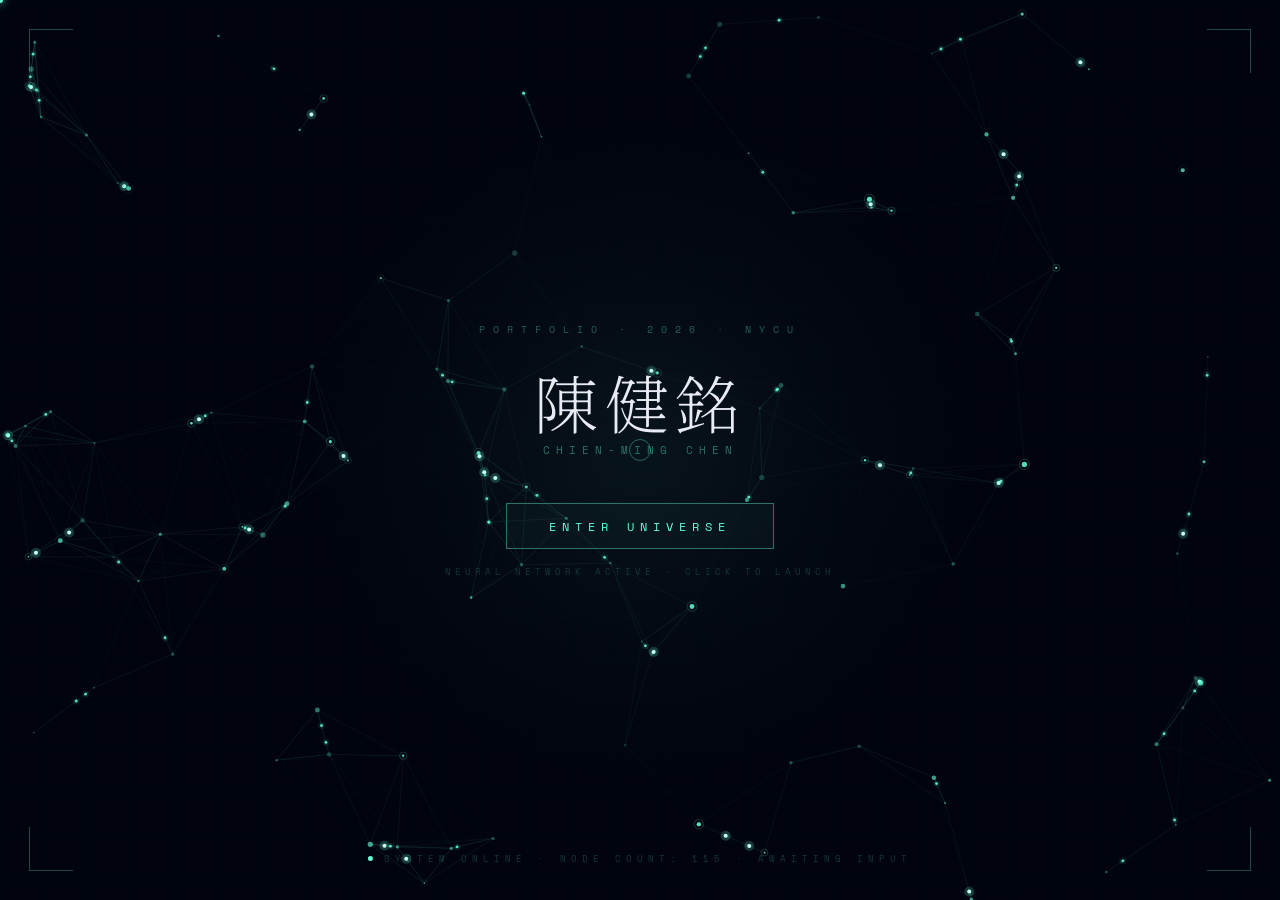
<file: index.html>
<!DOCTYPE html>
<html lang="zh-TW">
<head>
<meta charset="UTF-8">
<meta name="viewport" content="width=device-width, initial-scale=1.0">
  <link rel="icon" href="earth_icon.svg" type="image/png/svg" />
<title>陳健銘 · Portfolio</title>
<link href="https://fonts.googleapis.com/css2?family=Noto+Serif+TC:wght@200;300;400&family=Space+Mono:wght@400;700&family=Noto+Sans+TC:wght@300;400;500&display=swap" rel="stylesheet">
<link rel="stylesheet" href="style.css">
</head>
<body>
<div id="cur"></div><div id="cur2"></div>

<!-- ══ NEURAL GRID LANDING ══ -->
<div id="landing">
  <canvas id="ng-canvas"></canvas>
  <div class="cor cor-tl"></div>
  <div class="cor cor-tr"></div>
  <div class="cor cor-bl"></div>
  <div class="cor cor-br"></div>
  <div id="landing-ui">
    <div id="lng-eyebrow">Portfolio · 2026 · NYCU</div>
    <div id="lng-name">陳健銘</div>
    <div id="lng-en">CHIEN-MING CHEN</div>
    <button id="lng-btn" onclick="startEntry()">
      <span class="lng-pulse"></span>
      <span class="lng-pulse"></span>
      ENTER UNIVERSE
    </button>
    <div id="lng-sub">NEURAL NETWORK ACTIVE · CLICK TO LAUNCH</div>
  </div>
  <div id="lng-status">
    <div id="lng-beacon"></div>
    <span id="lng-status-txt">SYSTEM ONLINE · NODE COUNT: <span id="lng-node-ct">0</span> · AWAITING INPUT</span>
  </div>
</div>

<!-- ══ ROCKET CANVAS (entry animation) ══ -->
<canvas id="rkt-canvas"></canvas>

<!-- z1: star/meteor bg -->
<canvas id="gc"></canvas>
<!-- z3: planet closeup left panel -->
<canvas id="pc"></canvas>
<!-- z4: content panel -->
<div id="panel">
  <div id="scroll-inner">

    <!-- 01 INTRO -->
    <div class="sec" data-sec="0">
      <span class="snum">01 / 06</span>
      <div class="stag rv s1">Hello, World</div>
      <div class="rv s1"><div class="intro-badge"><div class="intro-badge-dot"></div>NYCU · 數學建模與科學計算研究所</div></div>
      <h1 class="name-big rv s2">陳健銘</h1>
      <div class="rv s2"><p class="name-en">CHIEN-MING CHEN</p></div>
      <div class="rv s3">
        <div id="role-line"><span id="role-text"></span><span class="twcursor"></span></div>
        <p>數學建模研究者 · AI 學習者，深耕<span class="hi">科學計算</span>與<span class="hi">隨機過程</span>理論，善於將物理、生物等問題轉化為可計算的數學架構。</p>
        <div class="dv"></div>
        <p>現居 <span class="hi">台灣・新竹</span>，就讀國立陽明交通大學數學建模與科學計算研究所，目標融合數理與 AI 技術解決高影響力的複雜問題。</p>
      </div>
    </div>

    <!-- 02 EDUCATION -->
    <div class="sec" data-sec="1">
      <span class="snum">02 / 06</span>
      <div class="stag rv s1">Academic Journey</div>
      <h2 class="stitle rv s2">學歷</h2>
      <div class="rv s3">
        <div class="ei"><div class="eyr">2021 — 2025</div><div class="esc">國立臺東大學</div><div class="ede">應用數學系 · 學士</div></div>
        <div class="ei"><div class="eyr">2025 — 2027（就讀中）</div><div class="esc">國立陽明交通大學</div><div class="ede">數學建模與科學計算研究所 · 碩士</div></div>
      </div>
    </div>

    <!-- 03 SKILLS -->
    <div class="sec" data-sec="2">
      <span class="snum">03 / 06</span>
      <div class="stag rv s1">Skills & Expertise</div>
      <h2 class="stitle rv s2">專長</h2>
      <div class="rv s3">
        <div class="scat">程式語言 & 工具</div>
        <div class="sgr"><div class="sk">Python</div><div class="sk">Html</div><div class="sk">css</div><div class="sk">NumPy</div><div class="sk">Matplotlib</div><div class="sk">Linux</div><div class="sk">LabelImg</div><div class="sk">YOLO</div></div>
        <div class="scat">數值分析 & 科學計算</div>
        <div class="sgr"><div class="sk">Numerical PDEs</div><div class="sk">Spectral Methods</div><div class="sk">FFT Solvers</div><div class="sk">FDM</div><div class="sk">RK4</div><div class="sk">MMS</div></div>
        <div class="scat">數學建模 & 分析</div>
        <div class="sgr"><div class="sk">Stochastic Processes</div><div class="sk">Linear Algebra</div><div class="sk">Algorithmic Analysis</div><div class="sk">數據分析</div></div>
      </div>
    </div>

    <!-- 04 PROJECTS -->
    <div class="sec sec-projects" data-sec="3">
      <span class="snum">04 / 06</span>
      <div class="stag rv s1">Research & Projects</div>
      <h2 class="stitle rv s2">專案實作</h2>
      <div class="rv s3">
        <div class="proj-grid">
          <div class="proj-card">
            <div class="proj-cat">科學計算</div>
            <div class="proj-title">非線性反應擴散方程求解器</div>
            <div class="proj-desc">自主編寫 Python 腳本，結合 FFT 與 RK4 實現高精度時空離散化模擬。導入 MMS 與網格收斂性分析，精準排除數值偽解，確保物理真實性。</div>
            <div class="proj-tags"><span class="proj-tag">Python</span><span class="proj-tag">FFT</span><span class="proj-tag">RK4</span><span class="proj-tag">Spectral Methods</span><span class="proj-tag">MMS</span></div>
          </div>
          <div class="proj-card">
            <div class="proj-cat">機率統計</div>
            <div class="proj-title">多維隨機漫步與預測模型</div>
            <div class="proj-desc">推導隨機過程之 Stopping Time 分布函數、期望值與變異數。成功應用於金融障礙選擇權定價，具備強大的隨機異常與統計分析即戰力。</div>
            <div class="proj-tags"><span class="proj-tag">Stochastic Processes</span><span class="proj-tag">NumPy</span><span class="proj-tag">Stopping Time</span><span class="proj-tag">Options Pricing</span></div>
          </div>
          <div class="proj-card">
            <div class="proj-cat">電腦視覺 · AI</div>
            <div class="proj-title">CV 訓練資料集自動化建構</div>
            <div class="proj-desc">撰寫自動化影像前處理腳本進行影格抽樣、圖像清洗與品質控管，以 LabelImg 建構符合 YOLO 格式的高品質標注資料集。</div>
            <div class="proj-tags"><span class="proj-tag">YOLO</span><span class="proj-tag">LabelImg</span><span class="proj-tag">Python</span><span class="proj-tag">Computer Vision</span></div>
          </div>
          <div class="proj-card">
            <div class="proj-cat">數值分析</div>
            <div class="proj-title">有限差分法 PDE 求解比較</div>
            <div class="proj-desc">系統性比較 FDM、Spectral Method 等數值方法在不同邊界條件下的精度與效率，建立誤差分析框架與收斂性報告。</div>
            <div class="proj-tags"><span class="proj-tag">FDM</span><span class="proj-tag">Spectral Methods</span><span class="proj-tag">Numerical PDEs</span><span class="proj-tag">Matplotlib</span></div>
          </div>
        </div>
      </div>
    </div>

    <!-- 05 EXPERIENCE -->
    <div class="sec" style="justify-content:flex-start;padding-top:3.5rem;padding-bottom:4rem;" data-sec="4">
      <span class="snum">05 / 06</span>
      <div class="stag rv s1">Work Experience</div>
      <h2 class="stitle rv s2">工作經歷</h2>
      <div class="rv s3">
        <div class="tl">
          <div class="tl-item">
            <div class="tl-dot"></div>
            <div class="tl-year">2025/09 — 2026/06</div>
            <div class="tl-role">微積分助教</div>
            <div class="tl-org">國立陽明交通大學</div>
            <div class="tl-body">負責批改試卷與作業以及教授安排之庶務</div>
          </div>
          <div class="tl-item">
            <div class="tl-dot"></div>
            <div class="tl-year">2025/09 — 2026/06</div>
            <div class="tl-role">AI Intern</div>
            <div class="tl-org">美商普維股份有限公司（LatticeWork）· 新竹竹北</div>
            <div class="tl-body">負責 CV 模型訓練之自動化影像前處理，撰寫 Python 腳本進行影格抽樣與圖像清洗；以 LabelImg 進行 Bounding Box 標註與 QA，建構符合 YOLO 格式的高品質訓練資料集。</div>
          </div>
          <div class="tl-item">
            <div class="tl-dot"></div>
            <div class="tl-year">2024/09 — 2025/02</div>
            <div class="tl-role">數學老師（線上家教）</div>
            <div class="tl-org">高教深耕計畫 · 教育部 · 台北大安區</div>
            <div class="tl-body">線上一對一教授國中數學，將複雜數理概念轉化為易懂的想法，培養學生邏輯思維與解題能力。</div>
          </div>
          <div class="tl-item">
            <div class="tl-dot"></div>
            <div class="tl-year">2023/09 — 2024/06</div>
            <div class="tl-role">微積分助教</div>
            <div class="tl-org">國立臺東大學 · 台東</div>
            <div class="tl-body">擔任學士班微積分助教，負責習題講解與課後輔導，協助學生掌握微積分核心概念。</div>
          </div>
          <div class="tl-item">
            <div class="tl-dot"></div>
            <div class="tl-year">2022/07 — 2022/09</div>
            <div class="tl-role">櫃檯接待人員</div>
            <div class="tl-org">第一銀行台東分行 · 台東</div>
            <div class="tl-body">負責銀行櫃檯內勤業務與客戶接待引導，保持高專注度，跨部門協作快速應變，優化客戶服務體驗。</div>
          </div>
        </div>
      </div>
    </div>

    <!-- 06 CONTACT -->
    <div class="sec sec-contact" data-sec="5">
      <span class="snum">06 / 06</span>
      <div class="stag rv s1">Get In Touch</div>
      <h2 class="stitle rv s2">Contact Me</h2>
      <div class="rv s3">
        <p>距離再遠，連結始終存在。歡迎透過以下方式聯繫。</p>
        <div class="cl">
          <a class="ci" href="mailto:jcm0621011@gmail.com"><div class="cic">✉</div><div><div class="clb">Email</div><div class="clv">jcm0621011@gmail.com</div></div></a>
          <a class="ci" href="tel:0968890783"><div class="cic">☎</div><div><div class="clb">Phone</div><div class="clv">0968-890-783</div></div></a>
          <a class="ci" href="#"><div class="cic" style="font-size:11px;font-weight:600">📍</div><div><div class="clb">Location</div><div class="clv">新竹縣市（希望工作地點）</div></div></a>
          <a class="ci" href="#"><div class="cic" style="font-size:10px;font-weight:700">役</div><div><div class="clb">役別 / 求職意願</div><div class="clv">未役 · 尋找研發替代役 / 實習</div></div></a>
        </div>
      </div>
    </div>

  </div>
</div>

<!-- z50: full-screen transition canvas -->
<canvas id="tc"></canvas>
<!-- HUD shown during transit -->
<div id="trans-hud">
  <div id="trans-dest">— NAVIGATING —</div>
  <div id="trans-prog-bar"><div id="trans-prog-fill"></div></div>
</div>

<div id="copy-toast">COPIED TO CLIPBOARD</div>
<div id="ptag">太陽 · Sun</div>
<div id="dots">
  <div class="dot on" data-i="0"></div>
  <div class="dot" data-i="1"></div>
  <div class="dot" data-i="2"></div>
  <div class="dot" data-i="3"></div>
  <div class="dot" data-i="4"></div>
  <div class="dot" data-i="5"></div>
</div>
<div id="shint"><div class="sa"></div><span>SCROLL</span></div>

<script src="main.js"></script>
</body>
</html>
</file>
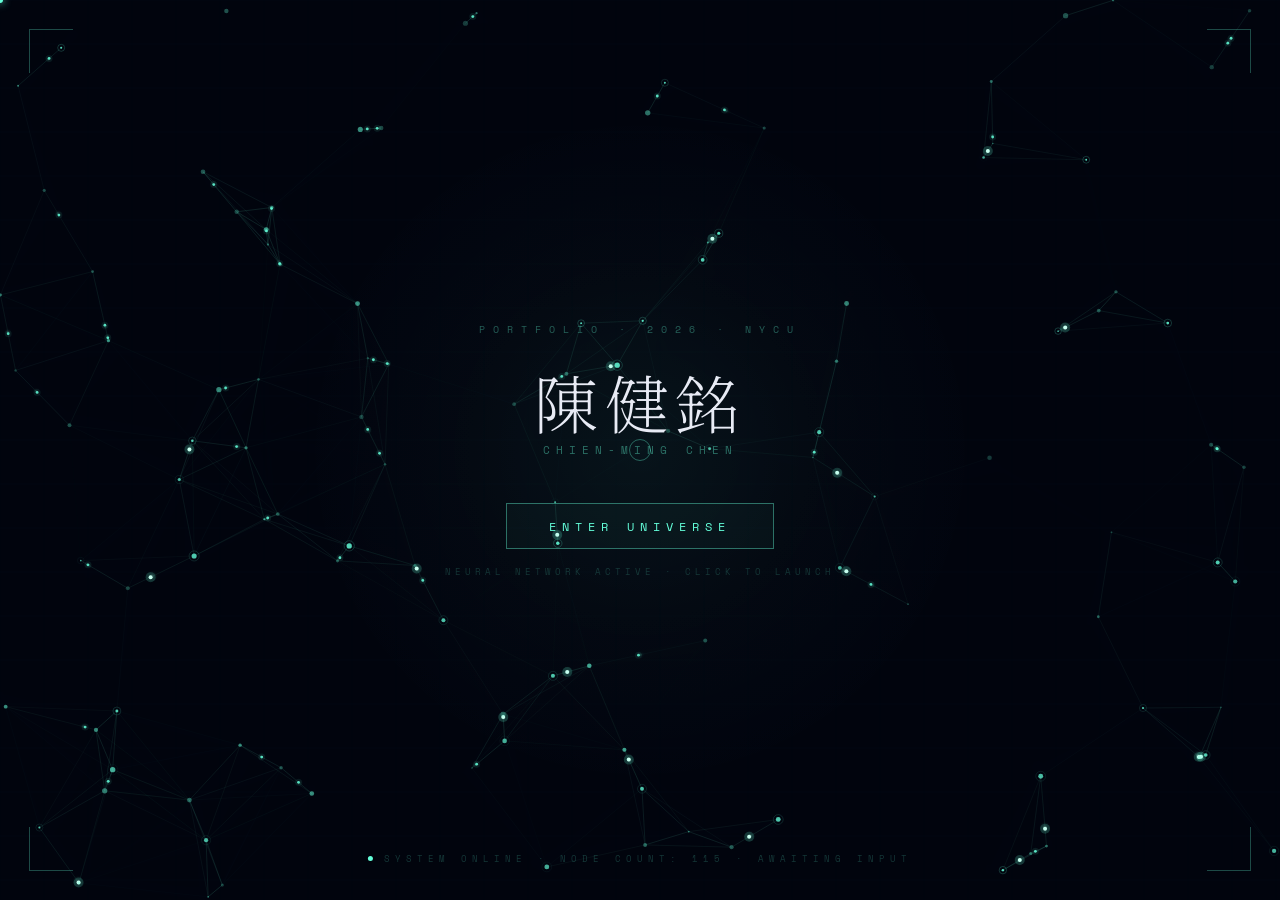
<file: Chen.html>
<!DOCTYPE html>
<html lang="zh-TW">
<head>
<meta charset="UTF-8">
<meta name="viewport" content="width=device-width, initial-scale=1.0">
  <link rel="icon" href="earth_icon.svg" type="image/png/svg" />
<title>陳健銘 · Portfolio</title>
<link href="https://fonts.googleapis.com/css2?family=Noto+Serif+TC:wght@200;300;400&family=Space+Mono:wght@400;700&family=Noto+Sans+TC:wght@300;400;500&display=swap" rel="stylesheet">
<style>
*,*::before,*::after{margin:0;padding:0;box-sizing:border-box}
:root{
  --bg:#02040E;--accent:#64FFDA;--text:#E8EBF5;--muted:#8BA5C8;
  --border:rgba(100,255,218,0.16);--panel:rgba(6,12,30,0.92);
  --card-bg:rgba(255,255,255,0.04);--card-border:rgba(100,255,218,0.18);
  --hi-blue:#4FC3F7;--hi-green:#64FFDA;
}
html,body{width:100%;height:100%;overflow:hidden;background:var(--bg);color:var(--text);font-family:'Noto Sans TC',sans-serif;cursor:none}
#cur{position:fixed;width:6px;height:6px;background:var(--accent);border-radius:50%;pointer-events:none;z-index:9999;transform:translate(-50%,-50%);box-shadow:0 0 8px var(--accent)}
#cur2{position:fixed;width:22px;height:22px;border:1px solid var(--accent);border-radius:50%;pointer-events:none;z-index:9998;transform:translate(-50%,-50%);opacity:.35}

/* ════════════════════════════════════════
   NEURAL GRID LANDING
   ════════════════════════════════════════ */
#landing{position:fixed;inset:0;z-index:800;background:#02040E;display:flex;align-items:center;justify-content:center;cursor:none;transition:opacity 1s ease}
#landing.fade-out{opacity:0;pointer-events:none}
#ng-canvas{position:absolute;inset:0;width:100%;height:100%;pointer-events:none}
#landing-ui{position:relative;z-index:2;display:flex;flex-direction:column;align-items:center;text-align:center;pointer-events:none}
#lng-eyebrow{font-family:'Space Mono',monospace;font-size:.62rem;letter-spacing:8px;color:rgba(100,255,218,.35);margin-bottom:2rem;text-transform:uppercase}
#lng-name{font-family:'Noto Serif TC',serif;font-size:clamp(2.6rem,5vw,4.8rem);font-weight:200;color:#E8EBF5;letter-spacing:.1em;line-height:1;margin-bottom:.55rem}
#lng-en{font-family:'Space Mono',monospace;font-size:.7rem;letter-spacing:6px;color:rgba(100,255,218,.4);margin-bottom:2.8rem}
#lng-btn{pointer-events:all;position:relative;font-family:'Space Mono',monospace;font-size:.72rem;letter-spacing:6px;color:var(--accent);border:1px solid rgba(100,255,218,.4);padding:.85rem 2.6rem;background:rgba(100,255,218,.03);cursor:pointer;transition:all .3s;overflow:hidden}
#lng-btn::before{content:'';position:absolute;inset:0;background:rgba(100,255,218,.07);transform:scaleX(0);transform-origin:left;transition:transform .35s ease}
#lng-btn:hover::before{transform:scaleX(1)}
#lng-btn:hover{border-color:var(--accent);box-shadow:0 0 28px rgba(100,255,218,.15),0 0 60px rgba(100,255,218,.06)}
.lng-pulse{position:absolute;inset:-1px;border:1px solid var(--accent);opacity:0;animation:lp 2.6s ease-out infinite}
.lng-pulse:nth-child(2){animation-delay:.9s}
@keyframes lp{0%{transform:scale(1);opacity:.5}100%{transform:scale(1.7,2.4);opacity:0}}
#lng-sub{margin-top:1rem;font-family:'Space Mono',monospace;font-size:.58rem;letter-spacing:4px;color:rgba(100,255,218,.18);pointer-events:none}
#landing .cor{position:absolute;width:44px;height:44px;pointer-events:none}
#landing .cor-tl{top:1.8rem;left:1.8rem;border-top:1px solid rgba(100,255,218,.28);border-left:1px solid rgba(100,255,218,.28)}
#landing .cor-tr{top:1.8rem;right:1.8rem;border-top:1px solid rgba(100,255,218,.28);border-right:1px solid rgba(100,255,218,.28)}
#landing .cor-bl{bottom:1.8rem;left:1.8rem;border-bottom:1px solid rgba(100,255,218,.28);border-left:1px solid rgba(100,255,218,.28)}
#landing .cor-br{bottom:1.8rem;right:1.8rem;border-bottom:1px solid rgba(100,255,218,.28);border-right:1px solid rgba(100,255,218,.28)}
#lng-status{position:absolute;bottom:2.2rem;left:50%;transform:translateX(-50%);font-family:'Space Mono',monospace;font-size:.55rem;letter-spacing:5px;color:rgba(100,255,218,.2);display:flex;align-items:center;gap:.7rem;white-space:nowrap}
#lng-beacon{width:5px;height:5px;border-radius:50%;background:var(--accent);animation:lbpulse 2s ease infinite;flex-shrink:0}
@keyframes lbpulse{0%,100%{box-shadow:0 0 0 0 rgba(100,255,218,.5)}60%{box-shadow:0 0 0 5px rgba(100,255,218,0)}}
#rkt-canvas{position:fixed;inset:0;z-index:790;pointer-events:none;opacity:0;transition:opacity .2s}
#rkt-canvas.vis{opacity:1}

/* ── Background canvas (stars/meteors) ── */
#gc{position:fixed;inset:0;z-index:1;pointer-events:none}

/* ── Planet close-up canvas (left 30%) ── */
#pc{position:fixed;left:0;top:0;width:30%;height:100%;z-index:3;pointer-events:none}

/* ── TRANSITION CANVAS: full-screen, sits above everything during transit ── */
#tc{position:fixed;inset:0;z-index:50;pointer-events:none;opacity:0;transition:opacity .18s}
#tc.visible{opacity:1}

/* ── Right content panel ── */
#panel{position:fixed;left:30%;top:0;width:70%;height:100%;z-index:4;border-left:1px solid var(--border);background:linear-gradient(160deg,rgba(8,16,38,0.95) 0%,rgba(4,10,26,0.93) 60%,rgba(6,14,32,0.95) 100%);backdrop-filter:blur(24px);overflow:hidden;transition:opacity .35s}
#scroll-inner .sec:last-child{padding-bottom:6rem}
#panel.hidden{opacity:0;pointer-events:none}
#scroll-inner{position:absolute;top:0;left:0;width:100%;will-change:transform}
.sec{width:100%;min-height:100vh;display:flex;flex-direction:column;justify-content:center;padding:4rem 4rem 3rem 3rem;position:relative}

/* content reveal */
.rv{opacity:0;transform:translateY(26px);transition:opacity .65s ease,transform .65s ease}
.rv.in{opacity:1;transform:none}
.s1{transition-delay:.08s}.s2{transition-delay:.22s}.s3{transition-delay:.38s}.s4{transition-delay:.54s}

.stag{font-family:'Space Mono',monospace;font-size:10px;letter-spacing:4px;color:var(--accent);text-transform:uppercase;margin-bottom:.9rem}
.stitle{font-family:'Noto Serif TC',serif;font-size:clamp(2rem,3.3vw,3rem);font-weight:200;line-height:1.2;margin-bottom:1.1rem}
.snum{position:absolute;top:2rem;right:2.5rem;font-family:'Space Mono',monospace;font-size:11px;color:rgba(100,255,218,.16);letter-spacing:2px}
p{font-size:.93rem;line-height:2.0;color:rgba(232,235,245,.78)}
.hi{color:var(--accent)}
.dv{width:40px;height:1px;background:var(--accent);opacity:.45;margin:1.4rem 0}

.ei{border-left:2px solid var(--border);padding:.85rem 0 .85rem 1.4rem;margin-bottom:1.2rem;position:relative}
.ei::before{content:'';position:absolute;left:-5px;top:1.05rem;width:8px;height:8px;border-radius:50%;background:var(--accent);box-shadow:0 0 6px var(--accent)}
.eyr{font-family:'Space Mono',monospace;font-size:10px;color:var(--accent);letter-spacing:2px;margin-bottom:.25rem}
.esc{font-size:1rem;font-weight:500;margin-bottom:.18rem}
.ede{font-size:.84rem;color:var(--muted)}

.scat{font-family:'Space Mono',monospace;font-size:10px;letter-spacing:3px;color:var(--muted);text-transform:uppercase;margin:1.3rem 0 .55rem}
.scat:first-child{margin-top:0}
.sgr{display:flex;flex-wrap:wrap;gap:.45rem}
.sk{padding:.32rem .85rem;border:1px solid var(--border);font-family:'Space Mono',monospace;font-size:11px;color:var(--muted);letter-spacing:1px;transition:all .22s;background:rgba(100,255,218,.018)}
.sk:hover{border-color:var(--accent);color:var(--accent);background:rgba(100,255,218,.06)}

.wk{padding:1.2rem 1.35rem;border:1px solid var(--border);margin-bottom:.9rem;background:rgba(100,255,218,.012);transition:all .22s}
.wk:hover{border-color:rgba(100,255,218,.32);transform:translateX(4px)}
.whd{display:flex;justify-content:space-between;align-items:flex-start;margin-bottom:.28rem}
.wtl{font-size:.98rem;font-weight:500}
.wpr{font-family:'Space Mono',monospace;font-size:10px;color:var(--accent);letter-spacing:1px}
.wco{font-size:.83rem;color:var(--muted);margin-bottom:.55rem}
.wde{font-size:.87rem;line-height:1.68;color:rgba(232,235,245,.58)}

.cl{display:flex;flex-direction:column;gap:.5rem;margin-top:.8rem}
.sec-contact .stitle{font-size:clamp(1.6rem,2.6vw,2.4rem);margin-bottom:.7rem}
.sec-contact .cl{gap:.4rem;margin-top:.6rem}
.sec-contact .ci{padding:.75rem 1.1rem}
.sec-contact p{line-height:1.7}
.ci{display:flex;align-items:center;gap:1.15rem;padding:1rem 1.35rem;border:1px solid var(--border);text-decoration:none;color:var(--text);transition:all .28s;background:rgba(100,255,218,.012)}
.ci:hover{border-color:var(--accent);transform:translateX(6px);background:rgba(100,255,218,.05)}
.cic{width:36px;height:36px;border:1px solid var(--border);border-radius:50%;display:flex;align-items:center;justify-content:center;font-size:15px;color:var(--accent);flex-shrink:0}
.clb{font-family:'Space Mono',monospace;font-size:9px;letter-spacing:3px;color:var(--muted);margin-bottom:2px}
.clv{font-size:.88rem}

#dots{position:fixed;bottom:2rem;left:50%;transform:translateX(-50%);display:flex;gap:.85rem;z-index:200;align-items:center}
.dot{width:7px;height:7px;border-radius:50%;border:1px solid var(--muted);cursor:pointer;transition:all .3s}
.dot.on{background:var(--accent);border-color:var(--accent);box-shadow:0 0 7px var(--accent);width:20px;border-radius:3px}

#ptag{position:fixed;left:0;bottom:3.2rem;width:30%;text-align:center;z-index:10;pointer-events:none;font-family:'Space Mono',monospace;font-size:10px;letter-spacing:4px;color:var(--muted);text-transform:uppercase;transition:opacity .35s}

#shint{position:fixed;right:2rem;bottom:2.5rem;display:flex;flex-direction:column;align-items:center;gap:.38rem;opacity:.38;z-index:200;transition:opacity .4s}
#shint span{font-family:'Space Mono',monospace;font-size:9px;letter-spacing:2px;color:var(--muted);writing-mode:vertical-rl}
.sa{width:1px;height:34px;background:linear-gradient(to bottom,transparent,var(--muted));animation:sp 1.6s ease infinite}
@keyframes sp{0%,100%{opacity:.2;transform:scaleY(.6)}50%{opacity:.7;transform:scaleY(1)}}

.name-big{font-family:'Noto Serif TC',serif;font-size:clamp(2.8rem,4.8vw,4.6rem);font-weight:200;letter-spacing:.04em;line-height:1.05}
.name-en{font-family:'Space Mono',monospace;font-size:.78rem;color:var(--muted);letter-spacing:4px;margin-top:.38rem;margin-bottom:1.8rem}

/* ── Projects section: fit cards within 100vh ── */
.sec-projects{justify-content:center;padding-top:3rem;padding-bottom:3rem}
.sec-projects .stitle{margin-bottom:.75rem}
.sec-projects .stag{margin-bottom:.55rem}


.sec-contact{padding:3.5rem 4rem 5rem 3rem;justify-content:flex-start;overflow:visible;min-height:100vh;display:flex;flex-direction:column}

/* Terminal input row */
#msg-form{display:flex;gap:.6rem;margin-top:.9rem;align-items:stretch}
#msg-input{flex:1;background:rgba(100,255,218,.04);border:1px solid var(--border);color:var(--text);font-family:'Space Mono',monospace;font-size:.82rem;padding:.65rem 1rem;outline:none;transition:border-color .22s;caret-color:var(--accent)}
#msg-input:focus{border-color:rgba(100,255,218,.55)}
#msg-input::placeholder{color:var(--muted);opacity:.5}
#msg-send{padding:.65rem 1.3rem;background:transparent;border:1px solid var(--border);color:var(--accent);font-family:'Space Mono',monospace;font-size:.78rem;letter-spacing:2px;cursor:pointer;transition:all .22s;white-space:nowrap}
#msg-send:hover{background:rgba(100,255,218,.08);border-color:var(--accent)}
#msg-send:active{transform:scale(.97)}

/* Terminal log */
#msg-log{margin-top:.7rem;height:5.5rem;overflow-y:auto;display:flex;flex-direction:column;gap:.28rem;scrollbar-width:thin;scrollbar-color:var(--border) transparent}
.msg-line{font-family:'Space Mono',monospace;font-size:.75rem;line-height:1.5;display:flex;gap:.5rem}
.msg-line .pf{color:var(--accent);opacity:.7;flex-shrink:0}
.msg-line .ms{color:rgba(232,235,245,.55)}
.msg-line.sys .ms{color:rgba(100,255,218,.5)}
.msg-line.err .ms{color:rgba(255,100,100,.55)}

/* Contact cards */
.ci2{display:flex;align-items:center;gap:1rem;padding:.85rem 1.15rem;border:1px solid var(--border);text-decoration:none;color:var(--text);transition:all .3s;background:rgba(100,255,218,.012);position:relative;overflow:hidden;cursor:pointer}
.ci2::after{content:'';position:absolute;inset:0;background:linear-gradient(90deg,transparent,rgba(100,255,218,.06),transparent);transform:translateX(-100%);transition:transform .5s}
.ci2:hover::after{transform:translateX(100%)}
.ci2:hover{border-color:rgba(100,255,218,.5);background:rgba(100,255,218,.04)}
.ci2:hover .ci2-icon{border-color:var(--accent);box-shadow:0 0 12px rgba(100,255,218,.3);transform:rotate(5deg) scale(1.08)}
.ci2:hover .ci2-copy{opacity:1}
.ci2-icon{width:38px;height:38px;border:1px solid var(--border);border-radius:50%;display:flex;align-items:center;justify-content:center;font-size:14px;color:var(--accent);flex-shrink:0;transition:all .3s}
.ci2-body{flex:1;min-width:0}
.ci2-label{font-family:'Space Mono',monospace;font-size:9px;letter-spacing:3px;color:var(--muted);margin-bottom:2px}
.ci2-value{font-size:.86rem;white-space:nowrap;overflow:hidden;text-overflow:ellipsis}
.ci2-copy{opacity:0;font-family:'Space Mono',monospace;font-size:9px;letter-spacing:2px;color:var(--accent);transition:opacity .2s;flex-shrink:0}
.ci2.copied{border-color:var(--accent);background:rgba(100,255,218,.08)}
.ci2.copied .ci2-copy{opacity:1;color:var(--accent)}

/* status beacon */
#status-row{display:flex;align-items:center;gap:.6rem;margin:.55rem 0 .8rem}
.beacon{width:7px;height:7px;border-radius:50%;background:var(--accent);animation:bpulse 2s ease infinite;flex-shrink:0}
@keyframes bpulse{0%,100%{box-shadow:0 0 0 0 rgba(100,255,218,.5)}60%{box-shadow:0 0 0 6px rgba(100,255,218,0)}}
#status-txt{font-family:'Space Mono',monospace;font-size:10px;letter-spacing:3px;color:var(--muted)}

/* typewriter cursor */
.twcursor{display:inline-block;width:2px;height:.9em;background:var(--accent);margin-left:2px;animation:blink .75s step-end infinite;vertical-align:middle}
@keyframes blink{0%,100%{opacity:1}50%{opacity:0}}

/* ── Skill popup card ── */
.sk-popup{position:absolute;z-index:50;min-width:220px;max-width:280px;background:rgba(6,14,36,0.97);border:1px solid rgba(100,255,218,.38);padding:1rem 1.1rem 1rem;pointer-events:none;backdrop-filter:blur(14px);box-shadow:0 8px 40px rgba(0,0,0,.55),0 0 0 1px rgba(100,255,218,.08);animation:sk-fadein .18s ease}
@keyframes sk-fadein{from{opacity:0;transform:translateY(6px)}to{opacity:1;transform:none}}
.sk-popup-name{font-family:'Space Mono',monospace;font-size:11px;letter-spacing:2px;color:var(--accent);margin-bottom:.65rem;text-transform:uppercase}
.sk-popup-bar-wrap{display:flex;align-items:center;gap:.65rem;margin-bottom:.65rem}
.sk-popup-bar{flex:1;height:3px;background:rgba(100,255,218,.12);border-radius:2px;position:relative;overflow:hidden}
.sk-popup-bar::after{content:'';position:absolute;left:0;top:0;height:100%;background:var(--accent);border-radius:2px;box-shadow:0 0 6px rgba(100,255,218,.55);width:var(--bar-w,0%);transition:width .55s cubic-bezier(.22,1,.36,1)}
.sk-popup-pct{font-family:'Space Mono',monospace;font-size:10px;color:var(--accent);flex-shrink:0;min-width:2.8ch;text-align:right}
.sk-popup-desc{font-size:.78rem;line-height:1.7;color:rgba(232,235,245,.62)}

/* ── Skill tag with inline pct bar ── */
.sk{position:relative;overflow:hidden}
.sk .sk-bar{position:absolute;bottom:0;left:0;height:2px;background:var(--accent);opacity:.45;width:0;transition:width .5s cubic-bezier(.22,1,.36,1)}
.sk:hover .sk-bar,.sk.active .sk-bar{opacity:.75}
/* ── Skill tag active state ── */
.sk.active{border-color:var(--accent);color:var(--accent);background:rgba(100,255,218,.12);box-shadow:0 0 8px rgba(100,255,218,.18)}

/* ── Work item expand ── */
.wk{cursor:pointer}
.wk .wde{max-height:0;overflow:hidden;opacity:0;transition:max-height .38s ease,opacity .3s ease,margin-top .3s ease;margin-top:0}
.wk.open .wde{max-height:8rem;opacity:1;margin-top:.55rem}
.wk .wex{font-family:'Space Mono',monospace;font-size:9px;letter-spacing:2px;color:var(--muted);margin-top:.3rem;transition:color .2s}
.wk:hover .wex,.wk.open .wex{color:var(--accent)}
.wk.open{border-color:rgba(100,255,218,.28);background:rgba(100,255,218,.03)}
.wex-arrow{display:inline-block;transition:transform .3s}
.wk.open .wex-arrow{transform:rotate(90deg)}

/* ── Contact copy toast ── */
#copy-toast{position:fixed;bottom:3.5rem;left:50%;transform:translateX(-50%) translateY(6px);background:rgba(100,255,218,.12);border:1px solid var(--accent);font-family:'Space Mono',monospace;font-size:10px;letter-spacing:3px;color:var(--accent);padding:.45rem 1.2rem;opacity:0;transition:opacity .25s,transform .25s;pointer-events:none;z-index:300;backdrop-filter:blur(8px)}
#copy-toast.show{opacity:1;transform:translateX(-50%) translateY(0)}

/* ── Typewriter role line ── */
#role-line{font-family:'Space Mono',monospace;font-size:.78rem;color:var(--accent);letter-spacing:2px;min-height:1.2em;margin-bottom:.6rem}

/* ── Project Cards ── */
.proj-grid{display:grid;grid-template-columns:1fr 1fr;gap:.7rem;margin-top:.5rem;position:relative}
.proj-card{
  background:rgba(255,255,255,0.042);border:1px solid var(--card-border);border-radius:10px;
  padding:.85rem 1rem;position:relative;overflow:hidden;cursor:default;
  transition:border-color .32s,box-shadow .32s,opacity .32s;
}
/* shimmer overlay */
.proj-card::before{content:'';position:absolute;inset:0;background:linear-gradient(135deg,rgba(100,255,218,.05) 0%,transparent 60%);opacity:0;transition:opacity .32s;border-radius:10px;pointer-events:none}

/* ── Expanded card (JS adds .proj-expanded) ── */
.proj-card.proj-expanded{
  z-index:20;
  border-color:rgba(100,255,218,.55);
  box-shadow:0 0 0 1px rgba(100,255,218,.2),0 18px 60px rgba(100,255,218,.12),0 4px 20px rgba(0,0,0,.6);
  background:rgba(6,16,38,0.97);
  overflow:visible;
  padding:1.15rem 1.25rem;
}
.proj-card.proj-expanded::before{opacity:1}

/* dim siblings when one is expanded */
.proj-grid.has-expanded .proj-card:not(.proj-expanded){
  opacity:.28;pointer-events:none;
}

.proj-cat{font-family:'Space Mono',monospace;font-size:9px;letter-spacing:3px;color:var(--accent);opacity:.7;text-transform:uppercase;margin-bottom:.3rem}
.proj-title{font-size:.93rem;font-weight:500;color:var(--text);margin-bottom:.3rem;line-height:1.28}
.proj-desc{font-size:.78rem;line-height:1.62;color:rgba(232,235,245,.6);margin-bottom:.5rem}
.proj-tags{display:flex;flex-wrap:wrap;gap:.28rem}
.proj-tag{font-family:'Space Mono',monospace;font-size:9px;letter-spacing:1px;padding:.18rem .55rem;border:1px solid rgba(100,255,218,.22);color:var(--accent);border-radius:3px;background:rgba(100,255,218,.04)}

/* ── Timeline (Experience) ── */
.tl{position:relative;padding-left:2rem;margin-top:.5rem}
.tl::before{content:'';position:absolute;left:0;top:.6rem;bottom:.6rem;width:1px;background:linear-gradient(to bottom,var(--accent),rgba(100,255,218,.12))}
.tl-item{position:relative;margin-bottom:1.1rem}
.tl-item:last-child{margin-bottom:0}
.tl-dot{position:absolute;left:-2rem;top:.62rem;width:9px;height:9px;border-radius:50%;background:var(--accent);box-shadow:0 0 10px rgba(100,255,218,.5);transform:translateX(-4px)}
.tl-year{font-family:'Space Mono',monospace;font-size:9px;letter-spacing:2px;color:var(--accent);margin-bottom:.15rem}
.tl-role{font-size:.95rem;font-weight:500;color:var(--text);margin-bottom:.08rem}
.tl-org{font-size:.82rem;color:var(--muted);margin-bottom:.28rem}
.tl-body{font-size:.82rem;line-height:1.65;color:rgba(232,235,245,.55);max-height:0;overflow:hidden;transition:max-height .4s ease,opacity .3s ease;opacity:0}
.tl-item:hover .tl-body,.tl-item.open .tl-body{max-height:8rem;opacity:1}
.tl-item:hover .tl-dot{box-shadow:0 0 16px rgba(100,255,218,.75)}

/* ── Intro subtitle badge ── */
.intro-badge{display:inline-flex;align-items:center;gap:.5rem;background:rgba(100,255,218,.06);border:1px solid rgba(100,255,218,.18);border-radius:20px;padding:.3rem .9rem;font-family:'Space Mono',monospace;font-size:.62rem;letter-spacing:2px;color:rgba(100,255,218,.7);margin-bottom:1.2rem}
.intro-badge-dot{width:5px;height:5px;border-radius:50%;background:var(--accent);animation:bpulse 2s ease infinite;flex-shrink:0}

#trans-hud{position:fixed;inset:0;z-index:51;pointer-events:none;display:flex;flex-direction:column;align-items:center;justify-content:flex-end;padding-bottom:3.5rem;opacity:0;transition:opacity .3s}
#trans-hud.visible{opacity:1}
#trans-dest{font-family:'Space Mono',monospace;font-size:11px;letter-spacing:6px;color:var(--accent);text-transform:uppercase;margin-bottom:.5rem;opacity:.7}
#trans-prog-bar{width:140px;height:1px;background:rgba(100,255,218,.15);position:relative;overflow:visible}
#trans-prog-fill{position:absolute;left:0;top:0;height:1px;background:var(--accent);width:0%;transition:none;box-shadow:0 0 6px var(--accent)}
</style>
</head>
<body>
<div id="cur"></div><div id="cur2"></div>

<!-- ══ NEURAL GRID LANDING ══ -->
<div id="landing">
  <canvas id="ng-canvas"></canvas>
  <div class="cor cor-tl"></div>
  <div class="cor cor-tr"></div>
  <div class="cor cor-bl"></div>
  <div class="cor cor-br"></div>
  <div id="landing-ui">
    <div id="lng-eyebrow">Portfolio · 2026 · NYCU</div>
    <div id="lng-name">陳健銘</div>
    <div id="lng-en">CHIEN-MING CHEN</div>
    <button id="lng-btn" onclick="startEntry()">
      <span class="lng-pulse"></span>
      <span class="lng-pulse"></span>
      ENTER UNIVERSE
    </button>
    <div id="lng-sub">NEURAL NETWORK ACTIVE · CLICK TO LAUNCH</div>
  </div>
  <div id="lng-status">
    <div id="lng-beacon"></div>
    <span id="lng-status-txt">SYSTEM ONLINE · NODE COUNT: <span id="lng-node-ct">0</span> · AWAITING INPUT</span>
  </div>
</div>

<!-- ══ ROCKET CANVAS (entry animation) ══ -->
<canvas id="rkt-canvas"></canvas>

<!-- z1: star/meteor bg -->
<canvas id="gc"></canvas>
<!-- z3: planet closeup left panel -->
<canvas id="pc"></canvas>
<!-- z4: content panel -->
<div id="panel">
  <div id="scroll-inner">

    <!-- 01 INTRO -->
    <div class="sec" data-sec="0">
      <span class="snum">01 / 06</span>
      <div class="stag rv s1">Hello, World</div>
      <div class="rv s1"><div class="intro-badge"><div class="intro-badge-dot"></div>NYCU · 數學建模與科學計算研究所</div></div>
      <h1 class="name-big rv s2">陳健銘</h1>
      <div class="rv s2"><p class="name-en">CHIEN-MING CHEN</p></div>
      <div class="rv s3">
        <div id="role-line"><span id="role-text"></span><span class="twcursor"></span></div>
        <p>數學建模研究者 · AI 工程師，深耕<span class="hi">科學計算</span>與<span class="hi">隨機過程</span>理論，善於將物理、生物與金融問題轉化為可計算的數學架構。</p>
        <div class="dv"></div>
        <p>現居 <span class="hi">台灣・新竹</span>，就讀國立陽明交通大學數學建模與科學計算研究所，目標融合數理與 AI 技術解決高影響力的複雜問題。</p>
      </div>
    </div>

    <!-- 02 EDUCATION -->
    <div class="sec" data-sec="1">
      <span class="snum">02 / 06</span>
      <div class="stag rv s1">Academic Journey</div>
      <h2 class="stitle rv s2">學歷</h2>
      <div class="rv s3">
        <div class="ei"><div class="eyr">2021 — 2025</div><div class="esc">國立臺東大學</div><div class="ede">應用數學系 · 學士</div></div>
        <div class="ei"><div class="eyr">2025 — 2027（就讀中）</div><div class="esc">國立陽明交通大學</div><div class="ede">數學建模與科學計算研究所 · 碩士</div></div>
      </div>
    </div>

    <!-- 03 SKILLS -->
    <div class="sec" data-sec="2">
      <span class="snum">03 / 06</span>
      <div class="stag rv s1">Skills & Expertise</div>
      <h2 class="stitle rv s2">專長</h2>
      <div class="rv s3">
        <div class="scat">程式語言 &amp; 工具</div>
        <div class="sgr">
          <div class="sk" data-pct="78" data-desc="主力語言。用於科學計算、數據分析、自動化腳本及 AI 模型訓練前處理，熟悉 NumPy / Matplotlib 生態系。">Python</div>
          <div class="sk" data-pct="75" data-desc="向量化運算與矩陣操作，廣泛應用於 PDE 求解器、隨機模擬與統計分析等數值任務。">NumPy</div>
          <div class="sk" data-pct="60" data-desc="科學視覺化工具，可繪製收斂曲線、誤差分析圖、場分布圖等，支援動畫輸出。">Matplotlib</div>
          <div class="sk" data-pct="73" data-desc="熟悉指令列操作、Shell 腳本與環境管理。">Linux</div>
          <div class="sk" data-pct="80" data-desc="用於 CV 訓練資料集建構，能高效完成 Bounding Box 標注並輸出 YOLO 格式標注檔。">LabelImg</div>
          <div class="sk" data-pct="65" data-desc="了解 YOLOv5/v8 訓練流程，包含資料清洗、格式轉換、模型評估等端到端實作。">YOLO</div>
        </div>
        <div class="scat">數值分析 &amp; 科學計算</div>
        <div class="sgr">
          <div class="sk" data-pct="85" data-desc="熟悉拋物型、橢圓型 PDE 的數值離散化方法，能分析截斷誤差與穩定性條件。">Numerical PDEs</div>
          <div class="sk" data-pct="80" data-desc="以 Fourier / Chebyshev 展開求解高精度 PDE，理解譜方法的收斂性與適用範圍。">Spectral Methods</div>
          <div class="sk" data-pct="78" data-desc="結合 FFT 的頻域求解器，用於週期邊界條件下的反應擴散方程高效時間積分。">FFT Solvers</div>
          <div class="sk" data-pct="82" data-desc="有限差分法，能自行推導差分格式並驗證一致性，熟悉顯式與隱式格式的穩定性分析。">FDM</div>
          <div class="sk" data-pct="80" data-desc="四階 Runge-Kutta 時間積分，常與 Spectral / FDM 空間離散化搭配使用。">RK4</div>
          <div class="sk" data-pct="75" data-desc="Method of Manufactured Solutions，用於系統性驗證數值求解器正確性與收斂階數。">MMS</div>
        </div>
        <div class="scat">數學建模 &amp; 分析</div>
        <div class="sgr">
          <div class="sk" data-pct="83" data-desc="研究 Brownian Motion、Stopping Time、隨機漫步等，並應用於障礙選擇權定價模型。">Stochastic Processes</div>
          <div class="sk" data-pct="88" data-desc="矩陣分解、特徵值分析、線性方程組求解，是數值方法與機器學習演算法的基礎。">Linear Algebra</div>
          <div class="sk" data-pct="72" data-desc="演算法複雜度分析與設計，能評估數值方法的計算成本並進行優化。">Algorithmic Analysis</div>
          <div class="sk" data-pct="70" data-desc="統計描述、分布擬合、異常偵測等，曾應用於 AI 訓練資料品質管控。">數據分析</div>
        </div>
      </div>
      <!-- Skill detail popup -->
      <div id="sk-popup" class="sk-popup" style="display:none">
        <div class="sk-popup-name"></div>
        <div class="sk-popup-bar-wrap"><div class="sk-popup-bar"></div><span class="sk-popup-pct"></span></div>
        <div class="sk-popup-desc"></div>
      </div>
    </div>

    <!-- 04 PROJECTS -->
    <div class="sec sec-projects" data-sec="3">
      <span class="snum">04 / 06</span>
      <div class="stag rv s1">Research & Projects</div>
      <h2 class="stitle rv s2">專案實作</h2>
      <div class="rv s3">
        <div class="proj-grid">
          <div class="proj-card">
            <div class="proj-cat">科學計算</div>
            <div class="proj-title">非線性反應擴散方程求解器</div>
            <div class="proj-desc">自主編寫 Python 腳本，結合 FFT 與 RK4 實現高精度時空離散化模擬。導入 MMS 與網格收斂性分析，精準排除數值偽解，確保物理真實性。</div>
            <div class="proj-tags"><span class="proj-tag">Python</span><span class="proj-tag">FFT</span><span class="proj-tag">RK4</span><span class="proj-tag">Spectral Methods</span><span class="proj-tag">MMS</span></div>
          </div>
          <div class="proj-card">
            <div class="proj-cat">機率統計</div>
            <div class="proj-title">多維隨機漫步與預測模型</div>
            <div class="proj-desc">推導隨機過程之 Stopping Time 分布函數、期望值與變異數。成功應用於金融障礙選擇權定價，具備強大的隨機異常與統計分析即戰力。</div>
            <div class="proj-tags"><span class="proj-tag">Stochastic Processes</span><span class="proj-tag">NumPy</span><span class="proj-tag">Stopping Time</span><span class="proj-tag">Options Pricing</span></div>
          </div>
          <div class="proj-card">
            <div class="proj-cat">電腦視覺 · AI</div>
            <div class="proj-title">CV 訓練資料集自動化建構</div>
            <div class="proj-desc">撰寫自動化影像前處理腳本進行影格抽樣、圖像清洗與品質控管，以 LabelImg 建構符合 YOLO 格式的高品質標注資料集。</div>
            <div class="proj-tags"><span class="proj-tag">YOLO</span><span class="proj-tag">LabelImg</span><span class="proj-tag">Python</span><span class="proj-tag">Computer Vision</span></div>
          </div>
          <div class="proj-card">
            <div class="proj-cat">數值分析</div>
            <div class="proj-title">有限差分法 PDE 求解比較</div>
            <div class="proj-desc">系統性比較 FDM、Spectral Method 等數值方法在不同邊界條件下的精度與效率，建立誤差分析框架與收斂性報告。</div>
            <div class="proj-tags"><span class="proj-tag">FDM</span><span class="proj-tag">Spectral Methods</span><span class="proj-tag">Numerical PDEs</span><span class="proj-tag">Matplotlib</span></div>
          </div>
        </div>
      </div>
    </div>

    <!-- 05 EXPERIENCE -->
    <div class="sec" style="justify-content:flex-start;padding-top:3.5rem;padding-bottom:4rem;" data-sec="4">
      <span class="snum">05 / 06</span>
      <div class="stag rv s1">Work Experience</div>
      <h2 class="stitle rv s2">工作經歷</h2>
      <div class="rv s3">
        <div class="tl">
          <div class="tl-item">
            <div class="tl-dot"></div>
            <div class="tl-year">2025/09 — 2026/06</div>
            <div class="tl-role">AI Intern</div>
            <div class="tl-org">美商普維股份有限公司（LatticeWork）· 新竹竹北</div>
            <div class="tl-body">負責 CV 模型訓練之自動化影像前處理，撰寫 Python 腳本進行影格抽樣與圖像清洗；以 LabelImg 進行 Bounding Box 標註與 QA，建構符合 YOLO 格式的高品質訓練資料集。</div>
          </div>
          <div class="tl-item">
            <div class="tl-dot"></div>
            <div class="tl-year">2025/09 — 2026/06</div>
            <div class="tl-role">高階助教</div>
            <div class="tl-org">國立陽明交通大學 微積分小組</div>
            <div class="tl-body">負責批改試卷、作業、監考以及教授安排之事項。</div>
          </div>
          <div class="tl-item">
            <div class="tl-dot"></div>
            <div class="tl-year">2024/09 — 2025/02</div>
            <div class="tl-role">數學老師（線上家教）</div>
            <div class="tl-org">高教深耕計畫 · 教育部 · 台北大安區</div>
            <div class="tl-body">線上一對一教授國中數學，將複雜數理概念轉化為易懂的想法，培養學生邏輯思維與解題能力。</div>
          </div>
          <div class="tl-item">
            <div class="tl-dot"></div>
            <div class="tl-year">2023/09 — 2024/06</div>
            <div class="tl-role">微積分助教</div>
            <div class="tl-org">國立臺東大學 · 台東</div>
            <div class="tl-body">擔任學士班微積分助教，負責習題講解與課後輔導，協助學生掌握微積分核心概念。</div>
          </div>
          <div class="tl-item">
            <div class="tl-dot"></div>
            <div class="tl-year">2022/07 — 2022/09</div>
            <div class="tl-role">櫃檯接待人員</div>
            <div class="tl-org">第一銀行台東分行 · 台東</div>
            <div class="tl-body">負責銀行櫃檯內勤業務與客戶接待引導，保持高專注度，跨部門協作快速應變，優化客戶服務體驗。</div>
          </div>
        </div>
      </div>
    </div>

    <!-- 06 CONTACT -->
    <div class="sec sec-contact" data-sec="5">
      <span class="snum">06 / 06</span>
      <div class="stag rv s1">Get In Touch</div>
      <h2 class="stitle rv s2">Contact Me</h2>
      <div class="rv s2">
        <div id="status-row">
          <div class="beacon"></div>
          <span id="status-txt">AVAILABLE FOR OPPORTUNITIES &middot; 研發替代役 / 實習</span>
        </div>
        <p>距離再遠，連結始終存在。歡迎透過以下方式聯繫。</p>
      </div>
      <div class="rv s3">
        <div class="cl" style="gap:.5rem;margin-top:.8rem;">
          <div class="ci2" data-copy="jcm0621011@gmail.com">
            <div class="ci2-icon">&#9993;</div>
            <div class="ci2-body">
              <div class="ci2-label">EMAIL</div>
              <div class="ci2-value">jcm0621011@gmail.com</div>
            </div>
            <span class="ci2-copy">COPY &#8599;</span>
          </div>
          <div class="ci2" data-copy="0968890783">
            <div class="ci2-icon">&#9742;</div>
            <div class="ci2-body">
              <div class="ci2-label">PHONE</div>
              <div class="ci2-value">0968-890-783</div>
            </div>
            <span class="ci2-copy">COPY &#8599;</span>
          </div>
          <div class="ci2">
            <div class="ci2-icon" style="font-size:13px">&#128205;</div>
            <div class="ci2-body">
              <div class="ci2-label">LOCATION</div>
              <div class="ci2-value">新竹縣市（希望工作地點）</div>
            </div>
          </div>
          <div class="ci2">
            <div class="ci2-icon" style="font-size:11px;font-weight:700">役</div>
            <div class="ci2-body">
              <div class="ci2-label">役別 / 求職意願</div>
              <div class="ci2-value">未役 &middot; 尋找研發替代役 / 實習</div>
            </div>
          </div>
        </div>
      </div>
      <div class="rv s4" style="margin-top:1.2rem;">
        <div class="dv"></div>
        <p style="font-family:'Space Mono',monospace;font-size:.7rem;letter-spacing:2px;color:var(--muted);margin-bottom:.65rem;">// SEND A MESSAGE</p>
        <div id="msg-form">
          <input id="msg-input" type="text" placeholder="TYPE YOUR MESSAGE HERE..." autocomplete="off" />
          <button id="msg-send">SEND &#8599;</button>
        </div>
        <div id="msg-log">
          <div class="msg-line sys"><span class="pf">SYS &gt;</span><span class="ms">Terminal ready. Awaiting input.</span></div>
        </div>
      </div>
    </div>

  </div>
</div>

<!-- z50: full-screen transition canvas -->
<canvas id="tc"></canvas>
<!-- HUD shown during transit -->
<div id="trans-hud">
  <div id="trans-dest">— NAVIGATING —</div>
  <div id="trans-prog-bar"><div id="trans-prog-fill"></div></div>
</div>

<div id="copy-toast">COPIED TO CLIPBOARD</div>
<div id="ptag">太陽 · Sun</div>
<div id="dots">
  <div class="dot on" data-i="0"></div>
  <div class="dot" data-i="1"></div>
  <div class="dot" data-i="2"></div>
  <div class="dot" data-i="3"></div>
  <div class="dot" data-i="4"></div>
  <div class="dot" data-i="5"></div>
</div>
<div id="shint"><div class="sa"></div><span>SCROLL</span></div>

<script>
'use strict';
// ═══════════════════════════════════════════════════════
// CURSOR
// ═══════════════════════════════════════════════════════
const curEl=document.getElementById('cur'),cur2El=document.getElementById('cur2');
let mx=innerWidth/2,my=innerHeight/2,tx2=mx,ty2=my;
document.addEventListener('mousemove',e=>{mx=e.clientX;my=e.clientY;curEl.style.left=mx+'px';curEl.style.top=my+'px'});
(function ac(){tx2+=(mx-tx2)*.13;ty2+=(my-ty2)*.13;cur2El.style.left=tx2+'px';cur2El.style.top=ty2+'px';requestAnimationFrame(ac)})();

// ═══════════════════════════════════════════════════════
// CANVAS SETUP
// ═══════════════════════════════════════════════════════
const gc=document.getElementById('gc'), gctx=gc.getContext('2d');
const pc=document.getElementById('pc'), pctx=pc.getContext('2d');
const tc=document.getElementById('tc'), tctx=tc.getContext('2d');

function resize(){
  gc.width=innerWidth; gc.height=innerHeight;
  tc.width=innerWidth; tc.height=innerHeight;
  pc.width=Math.round(innerWidth*.3); pc.height=innerHeight;
}
resize(); window.addEventListener('resize',resize);

// ═══════════════════════════════════════════════════════
// MATH HELPERS
// ═══════════════════════════════════════════════════════
const clamp=(v,lo,hi)=>Math.max(lo,Math.min(hi,v));
const lerp=(a,b,t)=>a+(b-a)*t;
const easeInOut3=(t)=>t<.5?4*t*t*t:(1-(-2*t+2)**3/2);
const easeOut4=(t)=>1-(1-t)**4;
const easeIn2=(t)=>t*t;
const easeOut2=(t)=>1-(1-t)*(1-t);

// ═══════════════════════════════════════════════════════
// STARS (background canvas)
// ═══════════════════════════════════════════════════════
let stars=[];
function initStars(){
  stars=Array.from({length:420},()=>({
    x:Math.random()*gc.width, y:Math.random()*gc.height,
    r:Math.random()*1.5+.1, a:Math.random()*.8+.1,
    sp:Math.random()*.006+.001, ph:Math.random()*Math.PI*2,
  }));
}
initStars(); window.addEventListener('resize',initStars);

// ═══════════════════════════════════════════════════════
// METEORS (background canvas, ambient only)
// ═══════════════════════════════════════════════════════
const meteors=[];
function spawnMeteor(){
  const from01=Math.random()<.5;
  let sx,sy,ang;
  if(from01){sx=Math.random()*gc.width;sy=-10;ang=Math.PI/4+Math.random()*.4-.2;}
  else{sx=-10;sy=Math.random()*gc.height*.7;ang=.25+Math.random()*.35;}
  meteors.push({x:sx,y:sy,vx:Math.cos(ang)*(16+Math.random()*8),vy:Math.sin(ang)*(16+Math.random()*8),
    len:80+Math.random()*130,w:.8+Math.random()*1.2,life:1+Math.random()*.5,
    col:Math.random()<.25?'rgba(200,220,255,':'rgba(255,255,255,'});
}
setInterval(()=>{if(Math.random()<.65)spawnMeteor();},1100);

function drawMeteors(){
  for(let i=meteors.length-1;i>=0;i--){
    const m=meteors[i];
    m.x+=m.vx; m.y+=m.vy; m.life-=.018;
    if(m.life<=0||m.x>gc.width+200||m.y>gc.height+200){meteors.splice(i,1);continue;}
    const tx=m.x-m.vx*(m.len/18),ty=m.y-m.vy*(m.len/18);
    const g=gctx.createLinearGradient(m.x,m.y,tx,ty);
    g.addColorStop(0,m.col+Math.min(m.life,.9)+')');
    g.addColorStop(.4,m.col+(m.life*.4)+')');
    g.addColorStop(1,m.col+'0)');
    gctx.beginPath();gctx.moveTo(m.x,m.y);gctx.lineTo(tx,ty);
    gctx.strokeStyle=g;gctx.lineWidth=m.w;gctx.stroke();
    gctx.beginPath();gctx.arc(m.x,m.y,m.w*1.2,0,Math.PI*2);
    gctx.fillStyle=m.col+Math.min(m.life,.9)+')';gctx.fill();
  }
}

// ═══════════════════════════════════════════════════════
// NOISE helpers (for planet textures)
// ═══════════════════════════════════════════════════════
function hash(x,y,s){return Math.abs(Math.sin(x*127.1+y*311.7+s*74.3)*43758.5453)%1;}
function n2(x,y,s){
  const ix=Math.floor(x),iy=Math.floor(y),fx=x-ix,fy=y-iy;
  const u=fx*fx*(3-2*fx),v=fy*fy*(3-2*fy);
  return lerp(lerp(hash(ix,iy,s),hash(ix+1,iy,s),u),lerp(hash(ix,iy+1,s),hash(ix+1,iy+1,s),u),v);
}
function fbm(x,y,o,s){let v=0,a=.5,f=1;for(let i=0;i<o;i++){v+=a*n2(x*f,y*f,s+i*17);a*=.5;f*=2.1;}return v;}

// ═══════════════════════════════════════════════════════
// PLANET DRAWERS
// ═══════════════════════════════════════════════════════
function drawSun(ctx,cx,cy,r,t,al){
  ctx.save();ctx.globalAlpha=al;
  // outer corona rings
  for(let i=4;i>=1;i--){
    const rg=ctx.createRadialGradient(cx,cy,r*.5,cx,cy,r*(1+i*.35));
    rg.addColorStop(0,`rgba(255,140,20,${.18/i})`);rg.addColorStop(1,'rgba(255,60,0,0)');
    ctx.beginPath();ctx.arc(cx,cy,r*(1+i*.35),0,Math.PI*2);ctx.fillStyle=rg;ctx.fill();
  }
  // flares
  for(let i=0;i<20;i++){
    const a=(i/20)*Math.PI*2+t*.15;const ln=r*(.14+.18*Math.sin(t*1.1+i*.71));
    ctx.save();ctx.translate(cx,cy);ctx.rotate(a);
    const lg=ctx.createLinearGradient(r,0,r+ln,0);
    lg.addColorStop(0,`rgba(255,200,60,${.5+.28*Math.sin(t+i)})`);lg.addColorStop(1,'rgba(255,80,0,0)');
    ctx.beginPath();ctx.moveTo(r+2,0);ctx.lineTo(r+ln,0);ctx.strokeStyle=lg;ctx.lineWidth=1.5+Math.sin(t*.9+i)*.5;ctx.stroke();ctx.restore();
  }
  // surface gradient
  const bg=ctx.createRadialGradient(cx-r*.22,cy-r*.2,r*.04,cx,cy,r);
  bg.addColorStop(0,'#FFF9C4');bg.addColorStop(.2,'#FFE066');bg.addColorStop(.5,'#FFA500');bg.addColorStop(.82,'#FF5500');bg.addColorStop(1,'#C84000');
  ctx.beginPath();ctx.arc(cx,cy,r,0,Math.PI*2);ctx.fillStyle=bg;ctx.fill();
  // surface texture via fbm
  ctx.save();ctx.beginPath();ctx.arc(cx,cy,r,0,Math.PI*2);ctx.clip();
  const id=ctx.getImageData(cx-r,cy-r,r*2,r*2);const d=id.data;const sz=r*2;
  for(let px=0;px<sz;px+=2){for(let py=0;py<sz;py+=2){
    const nx2=(px/sz-.5)*3,ny2=(py/sz-.5)*3;
    if(nx2*nx2+ny2*ny2>1.02)continue;
    const nv=fbm(nx2+t*.03,ny2+t*.025,4,0);
    if(nv>.39){const ii=(py*sz+px)*4;d[ii]=255;d[ii+1]=255;d[ii+2]=Math.round(100*nv);d[ii+3]=Math.round(120*nv);}
  }}ctx.putImageData(id,cx-r,cy-r);ctx.restore();
  // sunspots
  for(let i=0;i<5;i++){
    const sa=t*.07+i*1.26,sr=.5+.13*Math.sin(i*2.3);
    const sx2=cx+Math.cos(sa)*r*sr,sy2=cy+Math.sin(sa*.65)*r*.38;
    const sg=ctx.createRadialGradient(sx2,sy2,0,sx2,sy2,r*.085);
    sg.addColorStop(0,'rgba(55,12,0,.88)');sg.addColorStop(.5,'rgba(120,35,0,.5)');sg.addColorStop(1,'rgba(180,65,0,0)');
    ctx.beginPath();ctx.arc(sx2,sy2,r*.085,0,Math.PI*2);ctx.fillStyle=sg;ctx.fill();
  }
  ctx.restore();
}

function drawEarth(ctx,cx,cy,r,t,al){
  ctx.save();ctx.globalAlpha=al;
  const ag=ctx.createRadialGradient(cx,cy,r,cx,cy,r*1.22);
  ag.addColorStop(0,'rgba(85,165,255,.35)');ag.addColorStop(.55,'rgba(45,115,220,.09)');ag.addColorStop(1,'rgba(20,65,175,0)');
  ctx.beginPath();ctx.arc(cx,cy,r*1.22,0,Math.PI*2);ctx.fillStyle=ag;ctx.fill();
  const og=ctx.createRadialGradient(cx-r*.22,cy-r*.2,r*.07,cx,cy,r);
  og.addColorStop(0,'#8EDFFF');og.addColorStop(.3,'#3A9BD5');og.addColorStop(.68,'#1A5FA0');og.addColorStop(1,'#0A2E5C');
  ctx.beginPath();ctx.arc(cx,cy,r,0,Math.PI*2);ctx.fillStyle=og;ctx.fill();
  ctx.save();ctx.beginPath();ctx.arc(cx,cy,r,0,Math.PI*2);ctx.clip();
  const sp=t*.1;
  [{a:0,d:.55,rx:38,ry:28},{a:1.4,d:.5,rx:32,ry:21},{a:2.8,d:.46,rx:28,ry:17},
   {a:4.2,d:.51,rx:35,ry:23},{a:5.6,d:.44,rx:18,ry:12},{a:3.4,d:.36,rx:16,ry:11}].forEach(l=>{
    const la=l.a+sp,lx=cx+Math.cos(la)*r*l.d,ly=cy+Math.sin(la)*r*l.d*.55;
    ctx.save();ctx.translate(lx,ly);ctx.rotate(la*.5);
    ctx.beginPath();ctx.ellipse(0,0,l.rx*(r/100),l.ry*(r/100),0,0,Math.PI*2);ctx.fillStyle='#2E7D32';ctx.fill();
    ctx.beginPath();ctx.ellipse(-l.rx*(r/100)*.2,-l.ry*(r/100)*.2,l.rx*(r/100)*.5,l.ry*(r/100)*.5,0,0,Math.PI*2);ctx.fillStyle='rgba(80,160,65,.25)';ctx.fill();ctx.restore();
  });
  ctx.beginPath();ctx.ellipse(cx,cy-r+r*.13,r*.28,r*.12,0,0,Math.PI*2);ctx.fillStyle='rgba(238,248,255,.9)';ctx.fill();
  ctx.beginPath();ctx.ellipse(cx,cy+r-r*.1,r*.2,r*.08,0,0,Math.PI*2);ctx.fillStyle='rgba(238,248,255,.75)';ctx.fill();
  for(let i=0;i<9;i++){
    const ca=i*1.08+t*.045,cd=.28+i*.075,ccx=cx+Math.cos(ca)*r*cd,ccy=cy+Math.sin(ca*.58)*r*.32;
    const cg2=ctx.createRadialGradient(ccx,ccy,0,ccx,ccy,r*.18);
    cg2.addColorStop(0,'rgba(255,255,255,.45)');cg2.addColorStop(1,'rgba(255,255,255,0)');
    ctx.beginPath();ctx.arc(ccx,ccy,r*.18,0,Math.PI*2);ctx.fillStyle=cg2;ctx.fill();
  }ctx.restore();
  const sp2=ctx.createRadialGradient(cx-r*.35,cy-r*.35,0,cx-r*.28,cy-r*.28,r*.5);
  sp2.addColorStop(0,'rgba(255,255,255,.18)');sp2.addColorStop(1,'rgba(255,255,255,0)');
  ctx.beginPath();ctx.arc(cx,cy,r,0,Math.PI*2);ctx.fillStyle=sp2;ctx.fill();
  ctx.restore();
}

function drawMars(ctx,cx,cy,r,t,al){
  ctx.save();ctx.globalAlpha=al;
  const hz=ctx.createRadialGradient(cx,cy,r*.88,cx,cy,r*1.18);
  hz.addColorStop(0,'rgba(200,70,15,.15)');hz.addColorStop(1,'rgba(200,70,15,0)');
  ctx.beginPath();ctx.arc(cx,cy,r*1.18,0,Math.PI*2);ctx.fillStyle=hz;ctx.fill();
  const bg=ctx.createRadialGradient(cx-r*.25,cy-r*.22,r*.05,cx,cy,r);
  bg.addColorStop(0,'#E8834A');bg.addColorStop(.38,'#C1440E');bg.addColorStop(.75,'#8C2E00');bg.addColorStop(1,'#4A1200');
  ctx.beginPath();ctx.arc(cx,cy,r,0,Math.PI*2);ctx.fillStyle=bg;ctx.fill();
  ctx.save();ctx.beginPath();ctx.arc(cx,cy,r,0,Math.PI*2);ctx.clip();
  const sp=t*.12;
  for(let px=0;px<r*2;px+=3){for(let py=0;py<r*2;py+=3){
    const dx=(px-r)/r,dy=(py-r)/r;if(dx*dx+dy*dy>1)continue;
    const nv=fbm(dx*2.2+sp*.28,dy*2.2+sp*.18,3,42);
    if(nv>.53){ctx.fillStyle=`rgba(255,148,68,${(nv-.53)*1.2})`;ctx.fillRect(cx-r+px,cy-r+py,3,3);}
  }}
  [[.2,.15,.1],[-.3,-.2,.07],[.1,-.35,.085],[-.15,.3,.065],[.35,.1,.055]].forEach(([ox,oy,cr])=>{
    const bx=cx+Math.cos(sp+ox*5)*r*Math.abs(ox),by=cy+Math.sin(sp*.7+oy*5)*r*Math.abs(oy)*.6;
    const sg=ctx.createRadialGradient(bx,by,0,bx,by,r*cr);
    sg.addColorStop(0,'rgba(72,10,0,.58)');sg.addColorStop(.5,'rgba(128,38,0,.5)');sg.addColorStop(1,'rgba(186,68,0,0)');
    ctx.beginPath();ctx.arc(bx,by,r*cr,0,Math.PI*2);ctx.fillStyle=sg;ctx.fill();
  });
  ctx.beginPath();ctx.ellipse(cx,cy-r+r*.12,r*.2,r*.1,0,0,Math.PI*2);ctx.fillStyle='rgba(255,248,235,.6)';ctx.fill();
  ctx.restore();ctx.restore();
}

function drawSaturn(ctx,cx,cy,r,t,al){
  ctx.save();ctx.globalAlpha=al;
  const rings=[
    {ri:r*1.15,ro:r*1.33,c:'rgba(192,150,60,.52)'},{ri:r*1.34,ro:r*1.57,c:'rgba(215,178,94,.42)'},
    {ri:r*1.58,ro:r*1.8,c:'rgba(178,138,58,.32)'},{ri:r*1.82,ro:r*1.96,c:'rgba(205,168,85,.18)'},
    {ri:r*2.0,ro:r*2.14,c:'rgba(225,195,115,.11)'}
  ];
  ctx.save();ctx.translate(cx,cy);ctx.scale(1,.28);
  rings.forEach(rd=>{ctx.beginPath();ctx.arc(0,0,rd.ro,Math.PI,Math.PI*2);ctx.arc(0,0,rd.ri,Math.PI*2,Math.PI,true);ctx.closePath();ctx.fillStyle=rd.c;ctx.fill();});
  ctx.restore();
  const bg=ctx.createRadialGradient(cx-r*.22,cy-r*.2,r*.07,cx,cy,r);
  bg.addColorStop(0,'#F9E89E');bg.addColorStop(.28,'#E8BE5C');bg.addColorStop(.64,'#C07E1E');bg.addColorStop(1,'#6A3A00');
  ctx.beginPath();ctx.arc(cx,cy,r,0,Math.PI*2);ctx.fillStyle=bg;ctx.fill();
  ctx.save();ctx.beginPath();ctx.arc(cx,cy,r,0,Math.PI*2);ctx.clip();
  [-3.5,-2.3,-1.2,0,1.2,2.3,3.5].forEach((by2,i)=>{
    ctx.save();ctx.translate(cx,cy);ctx.scale(1,.28);
    ctx.beginPath();ctx.ellipse(0,by2*r*.19,r*.94,r*.13,0,0,Math.PI*2);
    ctx.fillStyle=i%2===0?'rgba(170,112,35,.24)':'rgba(235,195,84,.18)';ctx.fill();ctx.restore();
  });
  ctx.restore();
  ctx.save();ctx.translate(cx,cy);ctx.scale(1,.28);
  rings.forEach(rd=>{ctx.beginPath();ctx.arc(0,0,rd.ro,0,Math.PI);ctx.arc(0,0,rd.ri,Math.PI,0,true);ctx.closePath();ctx.fillStyle=rd.c;ctx.fill();});
  ctx.restore();
  const sph=ctx.createRadialGradient(cx-r*.3,cy-r*.3,0,cx-r*.24,cy-r*.24,r*.5);
  sph.addColorStop(0,'rgba(255,255,255,.16)');sph.addColorStop(1,'rgba(255,255,255,0)');
  ctx.beginPath();ctx.arc(cx,cy,r,0,Math.PI*2);ctx.fillStyle=sph;ctx.fill();
  ctx.restore();
}

function drawNeptune(ctx,cx,cy,r,t,al){
  ctx.save();ctx.globalAlpha=al;
  for(let i=3;i>=1;i--){
    const g=ctx.createRadialGradient(cx,cy,r*.65,cx,cy,r*(1+i*.26));
    g.addColorStop(0,`rgba(25,52,170,${.12/i})`);g.addColorStop(1,'rgba(8,22,90,0)');
    ctx.beginPath();ctx.arc(cx,cy,r*(1+i*.26),0,Math.PI*2);ctx.fillStyle=g;ctx.fill();
  }
  const bg=ctx.createRadialGradient(cx-r*.2,cy-r*.2,r*.06,cx,cy,r);
  bg.addColorStop(0,'#9DC5F6');bg.addColorStop(.28,'#5585CE');bg.addColorStop(.64,'#2545A5');bg.addColorStop(1,'#0C1C58');
  ctx.beginPath();ctx.arc(cx,cy,r,0,Math.PI*2);ctx.fillStyle=bg;ctx.fill();
  ctx.save();ctx.beginPath();ctx.arc(cx,cy,r,0,Math.PI*2);ctx.clip();
  const sp=t*.18;
  for(let i=-5;i<=5;i++){
    ctx.save();ctx.translate(cx,cy);ctx.scale(1,.26);
    ctx.beginPath();ctx.ellipse(0,i*r*.19+Math.sin(t*.035+i)*.4*r,r*.95,r*.09,0,0,Math.PI*2);
    ctx.fillStyle=i%2===0?'rgba(70,130,245,.13)':'rgba(35,72,190,.08)';ctx.fill();ctx.restore();
  }
  const gsx=cx+Math.cos(sp*.5)*r*.38,gsy=cy+Math.sin(sp*.38)*r*.17;
  const gsg=ctx.createRadialGradient(gsx,gsy,0,gsx,gsy,r*.18);
  gsg.addColorStop(0,'rgba(6,16,72,.85)');gsg.addColorStop(.5,'rgba(16,35,110,.5)');gsg.addColorStop(1,'rgba(16,35,110,0)');
  ctx.beginPath();ctx.arc(gsx,gsy,r*.18,0,Math.PI*2);ctx.fillStyle=gsg;ctx.fill();
  for(let i=0;i<5;i++){
    const wa=sp*.28+i*1.26,wr=.22+i*.11,wx=cx+Math.cos(wa)*r*wr,wy=cy+Math.sin(wa*.65)*r*.22;
    const wg=ctx.createRadialGradient(wx,wy,0,wx,wy,r*.12);
    wg.addColorStop(0,'rgba(170,205,255,.26)');wg.addColorStop(1,'rgba(170,205,255,0)');
    ctx.beginPath();ctx.arc(wx,wy,r*.12,0,Math.PI*2);ctx.fillStyle=wg;ctx.fill();
  }ctx.restore();
  ctx.save();ctx.translate(cx,cy);ctx.scale(1,.28);
  ctx.beginPath();ctx.arc(0,0,r*1.36,0,Math.PI*2);ctx.arc(0,0,r*1.26,0,Math.PI*2,true);
  ctx.fillStyle='rgba(50,90,190,.16)';ctx.fill();ctx.restore();
  ctx.restore();
}

function drawExoplanet(ctx,cx,cy,r,t,al){
  // A glowing teal/cyan exoplanet with communication-ring effect — fits the Contact page
  ctx.save();ctx.globalAlpha=al;
  // outer pulse rings
  for(let i=3;i>=1;i--){
    const rg=ctx.createRadialGradient(cx,cy,r*.7,cx,cy,r*(1+i*.38));
    rg.addColorStop(0,`rgba(100,255,218,${.11/i})`);rg.addColorStop(1,'rgba(100,255,218,0)');
    ctx.beginPath();ctx.arc(cx,cy,r*(1+i*.38),0,Math.PI*2);ctx.fillStyle=rg;ctx.fill();
  }
  // signal rings (animated)
  for(let i=0;i<3;i++){
    const rr=r*(1.2+i*.28)+Math.sin(t*1.1+i*1.6)*r*.06;
    ctx.save();ctx.translate(cx,cy);ctx.scale(1,.28);
    ctx.beginPath();ctx.arc(0,0,rr,0,Math.PI*2);
    ctx.strokeStyle=`rgba(100,255,218,${.18-i*.05})`;ctx.lineWidth=.8;ctx.stroke();
    ctx.restore();
  }
  // planet body
  const bg=ctx.createRadialGradient(cx-r*.22,cy-r*.2,r*.05,cx,cy,r);
  bg.addColorStop(0,'#AAFFF0');bg.addColorStop(.22,'#3ADFC8');bg.addColorStop(.55,'#0D9680');bg.addColorStop(.84,'#064A3F');bg.addColorStop(1,'#021F1A');
  ctx.beginPath();ctx.arc(cx,cy,r,0,Math.PI*2);ctx.fillStyle=bg;ctx.fill();
  // surface bands
  ctx.save();ctx.beginPath();ctx.arc(cx,cy,r,0,Math.PI*2);ctx.clip();
  const sp=t*.08;
  for(let i=-4;i<=4;i++){
    ctx.save();ctx.translate(cx,cy);ctx.scale(1,.3);
    ctx.beginPath();ctx.ellipse(0,i*r*.21+Math.sin(t*.03+i)*.35*r,r*.96,r*.1,0,0,Math.PI*2);
    ctx.fillStyle=i%2===0?'rgba(64,224,200,.12)':'rgba(0,180,140,.08)';ctx.fill();ctx.restore();
  }
  // city lights shimmer
  for(let i=0;i<12;i++){
    const la=sp*.4+i*.52,ld=.2+.45*Math.abs(Math.sin(i*1.3));
    const lx=cx+Math.cos(la)*r*ld,ly=cy+Math.sin(la*.65)*r*.38;
    const lg=ctx.createRadialGradient(lx,ly,0,lx,ly,r*.06);
    lg.addColorStop(0,`rgba(180,255,240,${.35+.2*Math.sin(t*2.2+i)})`);lg.addColorStop(1,'rgba(180,255,240,0)');
    ctx.beginPath();ctx.arc(lx,ly,r*.06,0,Math.PI*2);ctx.fillStyle=lg;ctx.fill();
  }
  ctx.restore();
  // specular highlight
  const sp2=ctx.createRadialGradient(cx-r*.3,cy-r*.3,0,cx-r*.25,cy-r*.25,r*.5);
  sp2.addColorStop(0,'rgba(255,255,255,.2)');sp2.addColorStop(1,'rgba(255,255,255,0)');
  ctx.beginPath();ctx.arc(cx,cy,r,0,Math.PI*2);ctx.fillStyle=sp2;ctx.fill();
  ctx.restore();
}

const DRAWERS=[drawSun,drawEarth,drawMars,drawSaturn,drawNeptune,drawExoplanet];

// ═══════════════════════════════════════════════════════
// SOLAR SYSTEM LAYOUT
// ═══════════════════════════════════════════════════════
const SYSTEM=[
  {name:'太陽 · Sun',    label:'SUN',      orb:0,   color:'#FFA030', r:42, drawIdx:0},
  {name:'地球 · Earth',  label:'EARTH',    orb:130, color:'#4B9CD3', r:16, drawIdx:1},
  {name:'火星 · Mars',   label:'MARS',     orb:200, color:'#C1440E', r:12, drawIdx:2},
  {name:'土星 · Saturn', label:'SATURN',   orb:305, color:'#E8C060', r:22, drawIdx:3},
  {name:'天王星 · Uranus',label:'URANUS',  orb:375, color:'#7ECEC4', r:15, drawIdx:4},
  {name:'系外星球 · Exoplanet',label:'EXOPLANET',orb:455, color:'#64FFDA', r:18, drawIdx:5},
];

// returns planet center in "system space" (pixels from system center, unscaled)
function getPlanetPos(idx,t){
  const b=SYSTEM[idx];
  if(b.orb===0) return {x:0,y:0};
  const speed=.032*(1/Math.sqrt(b.orb));
  const angle=t*speed+idx*1.1;
  return {x:b.orb*Math.cos(angle), y:b.orb*Math.sin(angle)*.35};
}

// ═══════════════════════════════════════════════════════
// SCROLL / NAV STATE
// ═══════════════════════════════════════════════════════
const panel=document.getElementById('panel');
const inner=document.getElementById('scroll-inner');
const secs=document.querySelectorAll('.sec');
const dots=document.querySelectorAll('.dot');
const ptag=document.getElementById('ptag');
const shint=document.getElementById('shint');
const transHud=document.getElementById('trans-hud');
const transDestEl=document.getElementById('trans-dest');
const transProgFill=document.getElementById('trans-prog-fill');

let scrollY=0, targetScrollY=0, wheelQ=0;
let curSec=0;
let blockInput=false;
const VH=()=>innerHeight;
const maxSY=()=>(secs.length-1)*VH();

// smooth snap timer
let snapTimer=null;
function schedSnap(){
  clearTimeout(snapTimer);
  snapTimer=setTimeout(()=>{
    const near=Math.round(targetScrollY/VH());
    targetScrollY=clamp(near,0,secs.length-1)*VH();
  },380);
}

window.addEventListener('wheel',e=>{e.preventDefault();if(!blockInput){wheelQ+=e.deltaY*.6;}},{passive:false});
let tsY=0;
window.addEventListener('touchstart',e=>{tsY=e.touches[0].clientY;},{passive:true});
window.addEventListener('touchmove',e=>{if(!blockInput){const dy=tsY-e.touches[0].clientY;tsY=e.touches[0].clientY;wheelQ+=dy*1.1;}},{passive:true});
window.addEventListener('keydown',e=>{
  if(blockInput)return;
  if(e.key==='ArrowDown'||e.key==='PageDown')wheelQ+=VH()*.7;
  if(e.key==='ArrowUp'||e.key==='PageUp')wheelQ-=VH()*.7;
});
dots.forEach(d=>d.addEventListener('click',()=>{
  if(blockInput)return;
  const to=+d.dataset.i;
  if(to!==curSec) beginTransition(curSec,to);
}));

function checkReveals(y){
  secs.forEach((s,i)=>{
    const inView=y>i*VH()-VH()*.6&&y<i*VH()+VH()*.6;
    s.querySelectorAll('.rv').forEach(el=>{
      if(inView)el.classList.add('in'); else el.classList.remove('in');
    });
  });
}

// ═══════════════════════════════════════════════════════════════════════════
//  TRANSITION ENGINE
//  Full-screen three-act cinematic on the #tc canvas.
//  The content panel is hidden throughout; only the space scene is visible.
//
//  Act 1 · PULL-OUT  (cam zooms out from planet → solar system overview, ~1.1s)
//  Act 2 · CRUISE    (camera glides across the system to destination, ~1.3s)
//  Act 3 · DIVE-IN   (cam rushes toward destination planet, then snap-reveals, ~0.9s)
// ═══════════════════════════════════════════════════════════════════════════
let TR = {
  active: false,
  phase: 'idle',   // 'pullout' | 'cruise' | 'divein' | 'idle'
  prog:  0,        // 0→1 within current phase
  from:  0,
  to:    0,

  // camera: world-space system coords → screen
  // camCX/camCY = system-world point mapped to screen center
  // camScale = pixels-per-unit
  camCX: 0,
  camCY: 0,
  camScale: 1,

  // at start of each phase we interpolate from/to these camera states
  csFrom: null,
  csTo:   null,

  // accumulated travel progress for the HUD bar (0→1)
  hudProg: 0,
};

// Phase durations in seconds
const PHASE_DUR = {pullout:1.1, cruise:1.4, divein:0.95};

// A "camera state" = {cx, cy, scale} in system-world coords
function makeCamState(worldX, worldY, scale){return {cx:worldX,cy:worldY,scale};}

// Scale to see the full system
function systemOverviewScale(){
  const maxOrb=SYSTEM[SYSTEM.length-1].orb;
  return Math.min(tc.width,tc.height)/(maxOrb*2.8);
}

// Scale for a close-up on a planet of radius r
function planetCloseupScale(r){
  return Math.min(tc.width,tc.height)*.36 / r;
}

function beginTransition(from, to){
  if(TR.active) return;
  TR.active=true; TR.from=from; TR.to=to;
  TR.hudProg=0;
  blockInput=true;

  // Hide content, show transition canvas
  panel.classList.add('hidden');
  shint.style.opacity='0';
  tc.classList.add('visible');
  setTimeout(()=>{transHud.classList.add('visible');},200);
  transDestEl.textContent='— NAVIGATING TO '+SYSTEM[to].label+' —';
  transProgFill.style.width='0%';

  // Initial camera = closeup on FROM planet
  const fromPos=getPlanetPos(from, globalT);
  const closeScale=planetCloseupScale(SYSTEM[from].r);
  TR.camCX=fromPos.x; TR.camCY=fromPos.y; TR.camScale=closeScale;

  TR.phase='pullout'; TR.prog=0;
  const sysScale=systemOverviewScale();
  // Pull out: go from closeup → system view centered on from-planet
  TR.csFrom=makeCamState(fromPos.x, fromPos.y, closeScale);
  TR.csTo  =makeCamState(fromPos.x, fromPos.y, sysScale);
}

function advanceTransition(dt, t){
  if(!TR.active) return;
  TR.prog += dt/PHASE_DUR[TR.phase];
  const p=clamp(TR.prog,0,1);

  if(TR.phase==='pullout'){
    const ep=easeOut2(p);
    TR.camScale=lerp(TR.csFrom.scale, TR.csTo.scale, ep);
    TR.camCX=lerp(TR.csFrom.cx, TR.csTo.cx, ep);
    TR.camCY=lerp(TR.csFrom.cy, TR.csTo.cy, ep);
    TR.hudProg=p*.3;
    if(TR.prog>=1){
      TR.phase='cruise'; TR.prog=0;
      const fromPos=getPlanetPos(TR.from,t);
      const toPos=getPlanetPos(TR.to,t);
      const sysScale=systemOverviewScale();
      TR.csFrom=makeCamState(fromPos.x, fromPos.y, sysScale);
      TR.csTo  =makeCamState(toPos.x, toPos.y, sysScale);
    }
  } else if(TR.phase==='cruise'){
    const ep=easeInOut3(p);
    TR.camCX=lerp(TR.csFrom.cx, TR.csTo.cx, ep);
    TR.camCY=lerp(TR.csFrom.cy, TR.csTo.cy, ep);
    TR.camScale=lerp(TR.csFrom.scale, TR.csTo.scale, ep);
    TR.hudProg=.3+p*.5;
    if(TR.prog>=1){
      TR.phase='divein'; TR.prog=0;
      const toPos=getPlanetPos(TR.to,t);
      const sysScale=systemOverviewScale();
      const closeScale=planetCloseupScale(SYSTEM[TR.to].r);
      TR.csFrom=makeCamState(toPos.x, toPos.y, sysScale);
      TR.csTo  =makeCamState(toPos.x, toPos.y, closeScale);
    }
  } else if(TR.phase==='divein'){
    const ep=easeIn2(p);
    TR.camScale=lerp(TR.csFrom.scale, TR.csTo.scale, ep);
    TR.camCX=lerp(TR.csFrom.cx, TR.csTo.cx, ep);
    TR.camCY=lerp(TR.csFrom.cy, TR.csTo.cy, ep);
    TR.hudProg=.8+p*.2;
    if(TR.prog>=1) finishTransition();
  }

  // Update HUD progress bar
  transProgFill.style.width=(TR.hudProg*100).toFixed(1)+'%';
}

function finishTransition(){
  TR.active=false; TR.phase='idle';
  curSec=TR.to;
  blockInput=false;
  targetScrollY=curSec*VH();
  scrollY=targetScrollY;
  inner.style.transform=`translateY(${-scrollY}px)`;
  checkReveals(scrollY);

  // Update dots & ptag
  dots.forEach((d,i)=>d.classList.toggle('on',i===curSec));
  ptag.textContent=SYSTEM[curSec].name;
  shint.style.opacity=curSec===secs.length-1?'0':'.38';

  // Hide transition canvas, reveal content
  transHud.classList.remove('visible');
  tc.classList.remove('visible');
  setTimeout(()=>{
    panel.classList.remove('hidden');
    // Re-run reveals AFTER panel is visible so animations play correctly
    setTimeout(()=>checkReveals(scrollY), 50);
  },100);
}

// ═══════════════════════════════════════════════════════
// FULL-SCREEN SOLAR SYSTEM SCENE (drawn on #tc)
// ═══════════════════════════════════════════════════════
function drawSystemScene(t){
  const W=tc.width, H=tc.height;
  tctx.clearRect(0,0,W,H);

  // star background on tc too
  stars.forEach(s=>{
    const a=s.a*(.4+.6*Math.sin(t*s.sp+s.ph));
    tctx.beginPath(); tctx.arc(s.x,s.y,s.r*.9,0,Math.PI*2);
    tctx.fillStyle=`rgba(255,255,255,${a})`; tctx.fill();
  });

  // Convert system-world → screen
  // screen = center + (world - cam) * scale
  const SCX=W*.5, SCY=H*.5;
  function wx(wx2){return SCX+(wx2-TR.camCX)*TR.camScale;}
  function wy(wy2){return SCY+(wy2-TR.camCY)*TR.camScale;}

  // orbit ellipses
  SYSTEM.forEach(b=>{
    if(b.orb===0)return;
    tctx.save();
    tctx.strokeStyle='rgba(60,90,150,.4)';
    tctx.lineWidth=.7;
    tctx.setLineDash([5,14]);
    // draw ellipse: save translate to sun screen pos, scale Y by .35
    const sunSX=wx(0), sunSY=wy(0);
    tctx.save();
    tctx.translate(sunSX, sunSY);
    tctx.scale(1,.35);
    tctx.beginPath();
    tctx.arc(0,0,b.orb*TR.camScale,0,Math.PI*2);
    tctx.restore();
    tctx.stroke();
    tctx.setLineDash([]);
    tctx.restore();
  });

  // travel path line (during cruise)
  if(TR.phase==='cruise'){
    const fp=getPlanetPos(TR.from,t), tp=getPlanetPos(TR.to,t);
    const fsx=wx(fp.x), fsy=wy(fp.y*.35+(fp.y*.65)), tsx=wx(tp.x), tsy=wy(tp.y*.35+(tp.y*.65));
    // dashed arc path
    tctx.save();
    tctx.strokeStyle='rgba(100,255,218,.2)';
    tctx.lineWidth=1;
    tctx.setLineDash([8,18]);
    tctx.beginPath();
    // project with .35 Y scale via actual planet screen positions
    const fromSX=wx(fp.x), fromSY=wy(fp.y*.35), toSX=wx(tp.x), toSY=wy(tp.y*.35);
    tctx.moveTo(fromSX, fromSY);
    tctx.lineTo(toSX, toSY);
    tctx.stroke();
    tctx.setLineDash([]);
    tctx.restore();
    // animated dot along path
    const ep=easeInOut3(TR.prog);
    const dotX=lerp(fromSX,toSX,ep), dotY=lerp(fromSY,toSY,ep);
    tctx.beginPath();tctx.arc(dotX,dotY,3.5,0,Math.PI*2);
    tctx.fillStyle='rgba(100,255,218,1)';tctx.fill();
    tctx.beginPath();tctx.arc(dotX,dotY,7,0,Math.PI*2);
    tctx.fillStyle='rgba(100,255,218,.25)';tctx.fill();
    // short comet tail
    const tailX=dotX-Math.cos(Math.atan2(toSY-fromSY,toSX-fromSX))*20;
    const tailY=dotY-Math.sin(Math.atan2(toSY-fromSY,toSX-fromSX))*20;
    const tg=tctx.createLinearGradient(dotX,dotY,tailX,tailY);
    tg.addColorStop(0,'rgba(100,255,218,.6)');tg.addColorStop(1,'rgba(100,255,218,0)');
    tctx.beginPath();tctx.moveTo(dotX,dotY);tctx.lineTo(tailX,tailY);
    tctx.strokeStyle=tg;tctx.lineWidth=2;tctx.stroke();
  }

  // draw each planet
  SYSTEM.forEach((b,i)=>{
    const pos=getPlanetPos(i,t);
    const sx=wx(pos.x), sy=wy(pos.y*.35);   // .35 Y compression = orbital plane tilt
    const pr=Math.max(4, b.r*TR.camScale*.55);

    // destination/source glow
    const isDest=TR.active&&i===TR.to;
    const isSrc=TR.active&&i===TR.from;
    if(isDest){
      const pulse=.5+.5*Math.sin(t*3.5);
      for(let k=3;k>=1;k--){
        tctx.beginPath();tctx.arc(sx,sy,pr*(2+k*.8),0,Math.PI*2);
        tctx.fillStyle=`rgba(100,255,218,${.04*pulse/k})`;tctx.fill();
      }
      tctx.beginPath();tctx.arc(sx,sy,pr*1.9,0,Math.PI*2);
      tctx.fillStyle=`rgba(100,255,218,${.14*pulse})`;tctx.fill();
    } else if(isSrc){
      tctx.beginPath();tctx.arc(sx,sy,pr*2.2,0,Math.PI*2);
      tctx.fillStyle='rgba(100,255,218,.06)';tctx.fill();
    }

    DRAWERS[b.drawIdx](tctx,sx,sy,pr,t,1);

    // label
    if(pr>5){
      tctx.font=`${clamp(pr*.85,8,13)}px 'Space Mono',monospace`;
      tctx.textAlign='center';
      tctx.fillStyle=isDest?'rgba(100,255,218,.9)':'rgba(100,255,218,.45)';
      tctx.fillText(b.label, sx, sy+pr*2.4);
      if(isDest||isSrc){
        tctx.fillStyle='rgba(100,255,218,.25)';
        tctx.fillText(b.name, sx, sy+pr*3.5);
      }
    }
  });

  // distance / speed HUD text (top left corner of tc)
  if(TR.active){
    tctx.save();
    tctx.font="10px 'Space Mono',monospace";
    tctx.fillStyle='rgba(100,255,218,.35)';
    tctx.textAlign='left';
    const dist=Math.round(Math.abs(SYSTEM[TR.to].orb-SYSTEM[TR.from].orb));
    tctx.fillText(`ORIGIN  :  ${SYSTEM[TR.from].label}`, 28, 36);
    tctx.fillText(`DEST    :  ${SYSTEM[TR.to].label}`,   28, 54);
    tctx.fillText(`PHASE   :  ${TR.phase.toUpperCase()}`,28, 72);
    tctx.fillText(`DIST    :  ${dist} AU`,               28, 90);
    tctx.restore();
  }
}

// warp star streaks drawn on #tc during transitions
function drawWarpStreaks(t){
  if(!TR.active) return;
  // intensity ramps up during pullout/cruise, fades on divein
  let intensity=0;
  if(TR.phase==='pullout') intensity=easeOut2(TR.prog)*.7;
  else if(TR.phase==='cruise') intensity=.7;
  else if(TR.phase==='divein') intensity=easeOut2(1-TR.prog)*.5;
  if(intensity<.02) return;
  const cx=tc.width/2, cy=tc.height/2;
  tctx.save();
  stars.forEach(s=>{
    const dx=s.x-cx,dy=s.y-cy;
    const dist=Math.sqrt(dx*dx+dy*dy)||1;
    const stretch=intensity*intensity*clamp(dist/70,1,8)*18;
    const nx=s.x+dx/dist*stretch*1.8, ny=s.y+dy/dist*stretch*1.8;
    const ga=intensity*s.a*(dist/(tc.width)*2+.25);
    if(ga<.02)return;
    const sg=tctx.createLinearGradient(s.x,s.y,nx,ny);
    sg.addColorStop(0,'rgba(255,255,255,0)');
    sg.addColorStop(.25,`rgba(255,255,255,${ga*.55})`);
    sg.addColorStop(1,`rgba(255,255,255,${ga})`);
    tctx.beginPath();tctx.moveTo(s.x,s.y);tctx.lineTo(nx,ny);
    tctx.strokeStyle=sg;tctx.lineWidth=.7+intensity*.6;tctx.stroke();
  });
  tctx.restore();
}

// transition meteors burst pool
const tMeteors=[];
let tMetBurst=0;
function triggerMetBurst(n){
  for(let i=0;i<n;i++) setTimeout(()=>{
    const a=Math.random()*Math.PI*2;
    const spd=14+Math.random()*20;
    tMeteors.push({
      x:tc.width*.5+Math.cos(a)*tc.width*.55,
      y:tc.height*.5+Math.sin(a)*tc.height*.55,
      vx:Math.cos(a+Math.PI)*spd,
      vy:Math.sin(a+Math.PI)*spd,
      len:100+Math.random()*180,w:1+Math.random()*2,life:1,
      col:'rgba(100,255,218,'
    });
  }, i*30);
}

function drawTransMeteors(){
  for(let i=tMeteors.length-1;i>=0;i--){
    const m=tMeteors[i];
    m.x+=m.vx;m.y+=m.vy;m.life-=.022;
    if(m.life<=0){tMeteors.splice(i,1);continue;}
    const tx2=m.x-m.vx*(m.len/18),ty2=m.y-m.vy*(m.len/18);
    const g=tctx.createLinearGradient(m.x,m.y,tx2,ty2);
    g.addColorStop(0,m.col+m.life+')');g.addColorStop(.35,m.col+(m.life*.4)+')');g.addColorStop(1,m.col+'0)');
    tctx.beginPath();tctx.moveTo(m.x,m.y);tctx.lineTo(tx2,ty2);
    tctx.strokeStyle=g;tctx.lineWidth=m.w;tctx.stroke();
    tctx.beginPath();tctx.arc(m.x,m.y,m.w*1.3,0,Math.PI*2);
    tctx.fillStyle=m.col+(m.life*.85)+')';tctx.fill();
  }
}

// ═══════════════════════════════════════════════════════
// MAIN RENDER LOOP
// ═══════════════════════════════════════════════════════
let lastT=0, globalT=0;
function loop(ts){
  const t=ts*.001;
  const dt=Math.min(t-lastT,.05); lastT=t; globalT=t;

  // consume scroll
  if(!blockInput&&wheelQ!==0){
    targetScrollY=clamp(targetScrollY+wheelQ,0,maxSY());
    wheelQ=0; schedSnap();
  } else { wheelQ=0; }

  // detect section crossing
  if(!blockInput){
    const nearSec=clamp(Math.round(targetScrollY/VH()),0,secs.length-1);
    if(nearSec!==curSec){ targetScrollY=nearSec*VH(); beginTransition(curSec,nearSec); }
  }

  // scroll
  if(!blockInput){
    scrollY+=(targetScrollY-scrollY)*(1-Math.pow(.005,dt));
    inner.style.transform=`translateY(${-scrollY}px)`;
    checkReveals(scrollY);
  }

  // advance transition state machine
  if(TR.active){
    const prev=TR.phase;
    advanceTransition(dt,t);
    // fire meteor bursts at phase entrances
    if(prev==='idle'||prev!==TR.phase){
      if(TR.phase==='pullout') triggerMetBurst(12);
      if(TR.phase==='cruise')  triggerMetBurst(22);
      if(TR.phase==='divein')  triggerMetBurst(16);
    }
  }

  // ── BACKGROUND CANVAS (gc) ──
  gctx.clearRect(0,0,gc.width,gc.height);
  if(!TR.active){
    // normal star field
    stars.forEach(s=>{
      const a=s.a*(.45+.55*Math.sin(t*s.sp+s.ph));
      gctx.beginPath();gctx.arc(s.x,s.y,s.r,0,Math.PI*2);
      gctx.fillStyle=`rgba(255,255,255,${a})`;gctx.fill();
    });
    drawMeteors();
  } else {
    // during transit: dim background (tc takes over)
    stars.forEach(s=>{
      gctx.beginPath();gctx.arc(s.x,s.y,s.r*.7,0,Math.PI*2);
      gctx.fillStyle=`rgba(255,255,255,${s.a*.08})`;gctx.fill();
    });
  }

  // ── PLANET CLOSE-UP (pc) ──
  pctx.clearRect(0,0,pc.width,pc.height);
  if(!TR.active){
    const pcx=pc.width*.5, pcy=pc.height*.5;
    const pr=Math.min(pc.width,pc.height)*.285;
    DRAWERS[curSec](pctx,pcx,pcy,pr,t,1);
  }

  // ── TRANSITION CANVAS (tc) ──
  if(TR.active){
    drawSystemScene(t);
    drawWarpStreaks(t);
    drawTransMeteors();

    // vignette on tc edges
    const vg=tctx.createRadialGradient(tc.width*.5,tc.height*.5,tc.height*.12,tc.width*.5,tc.height*.5,tc.height*.76);
    vg.addColorStop(0,'rgba(2,4,14,0)');vg.addColorStop(.6,'rgba(2,4,14,0)');vg.addColorStop(1,'rgba(2,4,14,.65)');
    tctx.fillStyle=vg;tctx.fillRect(0,0,tc.width,tc.height);
  }

  requestAnimationFrame(loop);
}


// ══════════════════════════════════════════════════════════
// NEURAL GRID LANDING ENGINE
// ══════════════════════════════════════════════════════════
(function(){
  const landingEl = document.getElementById('landing');
  const ngCv      = document.getElementById('ng-canvas');
  const ngCtx     = ngCv.getContext('2d');
  const rktCv     = document.getElementById('rkt-canvas');
  const rktCtx    = rktCv.getContext('2d');
  const nodeCtEl  = document.getElementById('lng-node-ct');

  let W, H, nodes = [], mouse = {x:-999,y:-999};
  let ngT = 0, animating = true, entryStarted = false;

  // ── resize ──
  function resize(){
    W = ngCv.width  = rktCv.width  = innerWidth;
    H = ngCv.height = rktCv.height = innerHeight;
    buildNodes();
  }

  // ── build node grid with organic scatter ──
  function buildNodes(){
    nodes = [];
    const count = Math.max(55, Math.floor(W * H / 10000));
    for(let i = 0; i < count; i++){
      nodes.push({
        x:  Math.random() * W,
        y:  Math.random() * H,
        ox: 0, oy: 0,
        vx: (Math.random() - .5) * .28,
        vy: (Math.random() - .5) * .28,
        r:  Math.random() * 2 + .7,
        pulse: Math.random() * Math.PI * 2,
        pspeed: .025 + Math.random() * .03,
        tier: Math.floor(Math.random() * 3),   // 0=dim 1=mid 2=bright
        active: false,
        pkTimer: Math.random() * 120,          // packet timer
      });
    }
    if(nodeCtEl) nodeCtEl.textContent = count;
  }

  resize();
  window.addEventListener('resize', resize);

  // ── mouse tracking on landing only ──
  landingEl.addEventListener('mousemove', e => { mouse.x = e.clientX; mouse.y = e.clientY; });
  landingEl.addEventListener('mouseleave', () => { mouse.x = -999; mouse.y = -999; });

  // ── connection cache (rebuilt each frame for simplicity, short-circuit by distance) ──
  const CONN_DIST = 145;
  const PKT_SPEED = 0.016;

  // active packets: {from, to, t}
  const packets = [];

  // ── main Neural Grid draw ──
  function drawNG(timestamp){
    if(!animating) return;
    requestAnimationFrame(drawNG);
    ngT = timestamp * .001;

    // Background — slight fade trail
    ngCtx.fillStyle = 'rgba(2,4,14,.82)';
    ngCtx.fillRect(0, 0, W, H);

    // Subtle background grid
    ngCtx.strokeStyle = 'rgba(100,255,218,.025)';
    ngCtx.lineWidth = .5;
    const GS = 44;
    for(let x = 0; x < W; x += GS){ ngCtx.beginPath(); ngCtx.moveTo(x,0); ngCtx.lineTo(x,H); ngCtx.stroke(); }
    for(let y = 0; y < H; y += GS){ ngCtx.beginPath(); ngCtx.moveTo(0,y); ngCtx.lineTo(W,y); ngCtx.stroke(); }

    // Update nodes
    nodes.forEach(n => {
      n.x += n.vx; n.y += n.vy;
      if(n.x < 0 || n.x > W) n.vx *= -1;
      if(n.y < 0 || n.y > H) n.vy *= -1;
      n.pulse += n.pspeed;

      // Mouse influence — attract
      const mdx = mouse.x - n.x, mdy = mouse.y - n.y;
      const md = Math.sqrt(mdx*mdx + mdy*mdy);
      if(md < 130 && md > 1){ n.vx += mdx/md * .018; n.vy += mdy/md * .018; }
      // speed cap
      const spd = Math.sqrt(n.vx*n.vx + n.vy*n.vy);
      if(spd > .9){ n.vx = n.vx/spd*.9; n.vy = n.vy/spd*.9; }

      n.active = md < 100;

      // Spawn packets periodically
      n.pkTimer--;
      if(n.pkTimer <= 0){
        n.pkTimer = 80 + Math.random() * 140;
        // find nearest node
        let best = null, bestD = CONN_DIST;
        nodes.forEach(m => {
          if(m === n) return;
          const dx = m.x-n.x, dy = m.y-n.y, d = Math.sqrt(dx*dx+dy*dy);
          if(d < bestD){ bestD = d; best = m; }
        });
        if(best) packets.push({from: n, to: best, t: 0, bright: n.tier===2});
      }
    });

    // Draw connections + data packets
    for(let i = 0; i < nodes.length; i++){
      for(let j = i+1; j < nodes.length; j++){
        const a = nodes[i], b = nodes[j];
        const dx = a.x-b.x, dy = a.y-b.y;
        const d = Math.sqrt(dx*dx+dy*dy);
        if(d > CONN_DIST) continue;
        const fade = 1 - d/CONN_DIST;
        const hot  = a.active || b.active;
        const al   = hot ? fade * .75 : fade * .32;
        ngCtx.beginPath();
        ngCtx.moveTo(a.x, a.y);
        ngCtx.lineTo(b.x, b.y);
        ngCtx.strokeStyle = hot
          ? `rgba(100,255,218,${al})`
          : `rgba(80,200,170,${al})`;
        ngCtx.lineWidth = hot ? .9 : .5;
        ngCtx.stroke();
      }
    }

    // Advance & draw packets
    for(let i = packets.length-1; i >= 0; i--){
      const pk = packets[i];
      pk.t += PKT_SPEED;
      if(pk.t >= 1){ packets.splice(i,1); continue; }
      const px = pk.from.x + (pk.to.x - pk.from.x) * pk.t;
      const py = pk.from.y + (pk.to.y - pk.from.y) * pk.t;
      // glow halo
      ngCtx.beginPath(); ngCtx.arc(px, py, pk.bright ? 5 : 3.5, 0, Math.PI*2);
      ngCtx.fillStyle = pk.bright ? 'rgba(100,255,218,.18)' : 'rgba(100,255,218,.08)';
      ngCtx.fill();
      // core dot
      ngCtx.beginPath(); ngCtx.arc(px, py, pk.bright ? 2 : 1.4, 0, Math.PI*2);
      ngCtx.fillStyle = pk.bright ? 'rgba(200,255,240,1)' : 'rgba(100,255,218,.85)';
      ngCtx.fill();
    }

    // Draw nodes
    nodes.forEach(n => {
      const pulse = .5 + .5 * Math.sin(n.pulse);
      const mdx = mouse.x - n.x, mdy = mouse.y - n.y;
      const md  = Math.sqrt(mdx*mdx + mdy*mdy);
      const hot = md < 100;
      const nearish = md < 180;

      const baseR   = n.r * (hot ? 2.6 : 1);
      const baseAl  = n.tier === 2 ? .85 : n.tier === 1 ? .5 : .28;
      const finalAl = (hot ? 1 : nearish ? baseAl*1.4 : baseAl) * (.65 + .35*pulse);

      // outer glow on hot nodes
      if(hot){
        ngCtx.beginPath(); ngCtx.arc(n.x, n.y, baseR * 3.5, 0, Math.PI*2);
        ngCtx.fillStyle = `rgba(100,255,218,${.07*pulse})`; ngCtx.fill();
        ngCtx.beginPath(); ngCtx.arc(n.x, n.y, baseR * 1.9, 0, Math.PI*2);
        ngCtx.fillStyle = `rgba(100,255,218,${.18*pulse})`; ngCtx.fill();
      }

      // node core
      ngCtx.beginPath(); ngCtx.arc(n.x, n.y, baseR, 0, Math.PI*2);
      ngCtx.fillStyle = `rgba(100,255,218,${finalAl})`; ngCtx.fill();

      // bright tier ring
      if(n.tier === 2){
        ngCtx.beginPath(); ngCtx.arc(n.x, n.y, baseR + 2.5, 0, Math.PI*2);
        ngCtx.strokeStyle = `rgba(100,255,218,${.25*pulse})`; ngCtx.lineWidth = .7; ngCtx.stroke();
      }
    });

    // Centre radial glow (always) — draws attention to button area
    const cg = ngCtx.createRadialGradient(W/2, H/2, 0, W/2, H/2, Math.min(W,H)*.38);
    cg.addColorStop(0, 'rgba(100,255,218,.055)');
    cg.addColorStop(.5, 'rgba(100,255,218,.018)');
    cg.addColorStop(1,  'rgba(100,255,218,0)');
    ngCtx.fillStyle = cg; ngCtx.fillRect(0,0,W,H);
  }

  requestAnimationFrame(drawNG);

  // ══════════════════════════════════════════════════════════
  // ROCKET ENTRY SEQUENCE
  // ══════════════════════════════════════════════════════════
  const trail = [];

  function bezier2(t, p0, p1, p2){ const m=1-t; return m*m*p0 + 2*m*t*p1 + t*t*p2; }

  function addTrailParticle(x, y, vx, vy){
    trail.push({
      x, y,
      vx: vx + (Math.random()-.5)*.8,
      vy: vy + (Math.random()-.5)*.8,
      life: 1,
      r: Math.random()*2.2+.4,
      hue: Math.random() < .3 ? '60,200,255' : '100,255,218'
    });
  }

  function drawRocket(ctx, x, y, angle, scale, t){
    ctx.save();
    ctx.translate(x, y);
    ctx.rotate(angle);
    ctx.scale(scale, scale);

    // Exhaust flame — layered
    const fp = .72 + .28 * Math.sin(t * 22);
    const fl = 22 * fp;
    // outer flame
    const fg1 = ctx.createLinearGradient(0,10,0,10+fl*1.3);
    fg1.addColorStop(0,'rgba(100,255,218,.9)');
    fg1.addColorStop(.3,'rgba(50,180,255,.65)');
    fg1.addColorStop(.65,'rgba(255,140,30,.4)');
    fg1.addColorStop(1,'rgba(255,40,0,0)');
    ctx.beginPath(); ctx.moveTo(-6,10); ctx.quadraticCurveTo(0,10+fl*1.4,6,10);
    ctx.fillStyle=fg1; ctx.fill();
    // inner white core
    const fg2 = ctx.createLinearGradient(0,10,0,10+fl*.7);
    fg2.addColorStop(0,'rgba(255,255,255,.95)');
    fg2.addColorStop(1,'rgba(100,255,218,0)');
    ctx.beginPath(); ctx.moveTo(-2.5,10); ctx.quadraticCurveTo(0,10+fl*.9,2.5,10);
    ctx.fillStyle=fg2; ctx.fill();

    // Body
    ctx.beginPath();
    ctx.moveTo(0,-22);
    ctx.bezierCurveTo(7,-12, 8,0, 7,10);
    ctx.lineTo(-7,10);
    ctx.bezierCurveTo(-8,0, -7,-12, 0,-22);
    ctx.fillStyle='rgba(215,235,255,.95)'; ctx.fill();
    ctx.strokeStyle='rgba(100,255,218,.55)'; ctx.lineWidth=.9; ctx.stroke();

    // Metallic panel lines
    ctx.strokeStyle='rgba(100,200,220,.3)'; ctx.lineWidth=.5;
    ctx.beginPath(); ctx.moveTo(-5,-2); ctx.lineTo(5,-2); ctx.stroke();
    ctx.beginPath(); ctx.moveTo(-6,4); ctx.lineTo(6,4); ctx.stroke();

    // Nose cone glow
    const ng = ctx.createRadialGradient(0,-19,0,0,-14,10);
    ng.addColorStop(0,'rgba(100,255,218,.7)'); ng.addColorStop(1,'rgba(100,255,218,0)');
    ctx.beginPath(); ctx.arc(0,-17,8,0,Math.PI*2); ctx.fillStyle=ng; ctx.fill();

    // Porthole window
    ctx.beginPath(); ctx.arc(0,-5,4,0,Math.PI*2);
    ctx.fillStyle='rgba(100,255,218,.28)'; ctx.fill();
    ctx.strokeStyle='rgba(100,255,218,.75)'; ctx.lineWidth=.9; ctx.stroke();
    // window glint
    ctx.beginPath(); ctx.arc(-1,-6,1.2,0,Math.PI*2);
    ctx.fillStyle='rgba(255,255,255,.55)'; ctx.fill();

    // Left fin
    ctx.beginPath(); ctx.moveTo(-7,3); ctx.lineTo(-15,14); ctx.lineTo(-7,10); ctx.closePath();
    ctx.fillStyle='rgba(80,190,255,.65)'; ctx.fill();
    ctx.strokeStyle='rgba(100,255,218,.35)'; ctx.lineWidth=.6; ctx.stroke();
    // Right fin
    ctx.beginPath(); ctx.moveTo(7,3); ctx.lineTo(15,14); ctx.lineTo(7,10); ctx.closePath();
    ctx.fillStyle='rgba(80,190,255,.65)'; ctx.fill();
    ctx.strokeStyle='rgba(100,255,218,.35)'; ctx.lineWidth=.6; ctx.stroke();

    ctx.restore();
  }

  let rktActive = false;
  let rktProg = 0, rktPhase = 'arc'; // arc → arrive
  let rktSX, rktSY, rktCX, rktCY, rktEX, rktEY;
  let rktX, rktY, rktAngle = 0, rktScale = 1;
  let rktLast = 0, rktT2 = 0;

  window.startEntry = function(){
    if(entryStarted) return;
    entryStarted = true;

    // Fade landing overlay after a beat
    setTimeout(()=>{ landingEl.classList.add('fade-out'); }, 500);

    // Rocket launch origin: screen bottom-centre
    rktSX = W * .5;  rktSY = H * 1.08;
    // Control point: arc up toward top-centre
    rktCX = W * .55; rktCY = -H * .15;
    // End: right-centre (diving into content panel)
    rktEX = W * .88; rktEY = H * .35;

    rktX = rktSX; rktY = rktSY;
    rktActive = true;
    rktCv.classList.add('vis');

    requestAnimationFrame(rktLoop);
  };

  function rktLoop(ts){
    if(!rktActive) return;
    const dt = Math.min((ts*.001 - rktLast), .05);
    rktLast = ts*.001; rktT2 += dt;

    rktCtx.clearRect(0,0,W,H);

    // Draw + advance trail
    trail.forEach(p=>{
      p.x+=p.vx; p.y+=p.vy;
      p.vx*=.93; p.vy*=.93;
      p.life-=.028;
      if(p.life<=0) return;
      rktCtx.beginPath(); rktCtx.arc(p.x,p.y,p.r*p.life,0,Math.PI*2);
      rktCtx.fillStyle=`rgba(${p.hue},${p.life*.65})`; rktCtx.fill();
    });
    // cull dead
    for(let i=trail.length-1;i>=0;i--){ if(trail[i].life<=0) trail.splice(i,1); }

    if(rktPhase === 'arc'){
      rktProg = Math.min(rktProg + dt * .48, 1);
      const t2 = rktProg;
      const prevX = rktX, prevY = rktY;
      rktX = bezier2(t2, rktSX, rktCX, rktEX);
      rktY = bezier2(t2, rktSY, rktCY, rktEY);

      // Direction from velocity
      const dx = rktX - prevX, dy = rktY - prevY;
      if(Math.abs(dx)+Math.abs(dy) > .01) rktAngle = Math.atan2(dy, dx) + Math.PI/2;

      // Scale: big at start, normal mid, small as arrives
      rktScale = 1.6 * (1 - rktProg*.45);

      // Trail particles (more at launch)
      const pCount = Math.ceil(4 + (1-rktProg)*3);
      for(let i=0;i<pCount;i++) addTrailParticle(rktX, rktY, -dx*.3, -dy*.3);

      drawRocket(rktCtx, rktX, rktY, rktAngle, rktScale, rktT2);

      if(rktProg >= 1){ rktPhase = 'arrive'; rktProg = 0; }

    } else if(rktPhase === 'arrive'){
      rktProg += dt * 1.6;
      // Rocket zooms forward & fades
      const sc = rktScale * (1 + rktProg * 8);
      rktCtx.globalAlpha = Math.max(0, 1 - rktProg * 1.6);
      drawRocket(rktCtx, rktX, rktY, rktAngle, sc, rktT2);
      rktCtx.globalAlpha = 1;

      if(rktProg >= .65) finishEntry();
      else requestAnimationFrame(rktLoop);
      return;
    }

    requestAnimationFrame(rktLoop);
  }

  function finishEntry(){
    rktActive = false;
    // Flash
    rktCtx.fillStyle='rgba(100,255,218,.14)';
    rktCtx.fillRect(0,0,W,H);
    setTimeout(()=>{
      rktCv.classList.remove('vis');
      rktCtx.clearRect(0,0,W,H);
      // Reveal main UI
      panel.classList.remove('hidden');
      const dotsEl = document.getElementById('dots');
      dotsEl.style.transition='opacity .7s'; dotsEl.style.opacity='1';
      dotsEl.style.pointerEvents='auto';
      ptag.style.transition='opacity .7s'; ptag.style.opacity='1';
      shint.style.transition='opacity .7s'; shint.style.opacity='.38';
      // Remove landing from DOM
      setTimeout(()=>{ animating=false; landingEl.remove(); ngCv.remove(); }, 950);
    }, 200);
  }

})();



// ── 1. Typewriter effect for intro role line ──
(function(){
  const roles = ['數學建模研究者','AI 工程師','隨機過程研究者','科學計算專家','Python 開發者'];
  let ri=0, ci=0, deleting=false;
  const el=document.getElementById('role-text');
  if(!el) return;
  function tick(){
    const word=roles[ri];
    if(!deleting){
      ci++;
      el.textContent=word.slice(0,ci);
      if(ci===word.length){ deleting=true; setTimeout(tick,1800); return; }
      setTimeout(tick, 90+Math.random()*40);
    } else {
      ci--;
      el.textContent=word.slice(0,ci);
      if(ci===0){ deleting=false; ri=(ri+1)%roles.length; setTimeout(tick,420); return; }
      setTimeout(tick, 48);
    }
  }
  setTimeout(tick,900);
})();

// ── 2. Skill tag — inline bar + popup card ──
(function(){
  // Inject bottom bar into every .sk that has data-pct
  document.querySelectorAll('.sk').forEach(sk=>{
    const pct=sk.dataset.pct;
    if(pct){
      const bar=document.createElement('span');
      bar.className='sk-bar';
      sk.appendChild(bar);
    }
  });

  // Animate bars when section scrolls into view
  function animateBarsInView(){
    document.querySelectorAll('.sec[data-sec="2"] .sk').forEach(sk=>{
      const bar=sk.querySelector('.sk-bar');
      if(!bar)return;
      requestAnimationFrame(()=>{ bar.style.width=(sk.dataset.pct||0)+'%'; });
    });
  }
  const obs=new MutationObserver(()=>{
    if(document.querySelector('.sec[data-sec="2"] .rv.in')){ animateBarsInView(); obs.disconnect(); }
  });
  const skillSec=document.querySelector('.sec[data-sec="2"]');
  if(skillSec) obs.observe(skillSec,{subtree:true,attributes:true,attributeFilter:['class']});

  const popup=document.getElementById('sk-popup');
  let activeSkEl=null, hideTimer=null;

  function showPopup(sk){
    if(!popup||!sk.dataset.desc)return;
    clearTimeout(hideTimer);
    const pct=sk.dataset.pct||'0';
    popup.querySelector('.sk-popup-name').textContent=sk.childNodes[0]?.textContent?.trim()||sk.textContent.replace(/\s+$/,'');
    popup.querySelector('.sk-popup-desc').textContent=sk.dataset.desc;
    popup.querySelector('.sk-popup-pct').textContent=pct+'%';
    const bar=popup.querySelector('.sk-popup-bar');
    bar.style.setProperty('--bar-w','0%');
    popup.style.display='block';

    const skRect=sk.getBoundingClientRect();
    const panelEl=document.getElementById('panel');
    const panelRect=panelEl.getBoundingClientRect();
    let left=skRect.left-panelRect.left;
    let top=skRect.top-panelRect.top-popup.offsetHeight-12;
    const maxLeft=panelRect.width-popup.offsetWidth-12;
    left=Math.max(8,Math.min(left,maxLeft));
    if(top<8) top=skRect.bottom-panelRect.top+8;
    popup.style.left=left+'px';
    popup.style.top=top+'px';

    requestAnimationFrame(()=>requestAnimationFrame(()=>{
      bar.style.setProperty('--bar-w',pct+'%');
    }));
    activeSkEl=sk;
  }

  function hidePopup(immediate){
    if(immediate){popup.style.display='none';activeSkEl=null;return;}
    hideTimer=setTimeout(()=>{popup.style.display='none';activeSkEl=null;},160);
  }

  document.querySelectorAll('.sk').forEach(sk=>{
    sk.addEventListener('click',()=>{
      const wasActive=sk.classList.contains('active');
      document.querySelectorAll('.sk.active').forEach(o=>{ if(o!==sk) o.classList.remove('active'); });
      sk.classList.toggle('active');
      if(!wasActive) showPopup(sk);
      else hidePopup(true);
      const r=document.createElement('span');
      r.style.cssText='position:absolute;border-radius:50%;background:rgba(100,255,218,.25);width:6px;height:6px;top:50%;left:50%;transform:translate(-50%,-50%) scale(0);transition:transform .4s ease,opacity .4s ease;pointer-events:none;opacity:.7';
      sk.appendChild(r);
      requestAnimationFrame(()=>{ r.style.transform='translate(-50%,-50%) scale(8)'; r.style.opacity='0'; });
      setTimeout(()=>r.remove(),450);
    });
    sk.addEventListener('mouseenter',()=>{ clearTimeout(hideTimer); if(!sk.classList.contains('active')) showPopup(sk); });
    sk.addEventListener('mouseleave',()=>{ if(!sk.classList.contains('active')) hidePopup(false); });
  });

  document.addEventListener('click',e=>{
    if(activeSkEl&&!e.target.closest('.sk')){
      document.querySelectorAll('.sk.active').forEach(o=>o.classList.remove('active'));
      hidePopup(true);
    }
  });
})();

// ── 2b. Project card hover expand ──
(function(){
  const EXPAND_SCALE = 1.72; // how much bigger the card grows
  let leaveTimer = null;

  document.querySelectorAll('.proj-card').forEach(card=>{
    card.addEventListener('mouseenter', ()=>{
      clearTimeout(leaveTimer);
      const grid = card.closest('.proj-grid');
      const siblings = [...grid.querySelectorAll('.proj-card')];

      // Snapshot natural layout rect BEFORE any mutation
      const gridRect  = grid.getBoundingClientRect();
      const cardRect  = card.getBoundingClientRect();

      // Natural position relative to grid
      const natLeft   = cardRect.left - gridRect.left;
      const natTop    = cardRect.top  - gridRect.top;
      const natW      = cardRect.width;
      const natH      = cardRect.height;

      // Expanded size
      const expW = natW * EXPAND_SCALE;
      const expH = natH * EXPAND_SCALE;

      // Clamp so card doesn't overflow grid box
      let expLeft = natLeft - (expW - natW) / 2;
      let expTop  = natTop  - (expH - natH) / 2;
      expLeft = Math.max(0, Math.min(expLeft, gridRect.width  - expW));
      expTop  = Math.max(0, Math.min(expTop,  gridRect.height - expH));

      // Freeze grid height so layout doesn't jump
      grid.style.height = gridRect.height + 'px';

      // Give each card a placeholder height equal to its natural height
      siblings.forEach(s=>{
        const r = s.getBoundingClientRect();
        s.style.minHeight = r.height + 'px';
      });

      // First: set absolute position at the NATURAL location (no transition yet)
      card.style.transition = 'none';
      card.style.position  = 'absolute';
      card.style.left   = natLeft + 'px';
      card.style.top    = natTop  + 'px';
      card.style.width  = natW + 'px';
      card.style.minHeight = natH + 'px';

      // Force a reflow so the browser registers the starting position
      card.getBoundingClientRect();

      // Now enable transition and animate to expanded size/position
      card.style.transition = 'left .32s ease,top .32s ease,width .32s ease,min-height .32s ease,border-color .32s,box-shadow .32s,opacity .32s,padding .32s';
      card.style.left   = expLeft + 'px';
      card.style.top    = expTop  + 'px';
      card.style.width  = expW + 'px';
      card.style.minHeight = expH + 'px';

      card.classList.add('proj-expanded');
      grid.classList.add('has-expanded');
    });

    card.addEventListener('mouseleave', ()=>{
      leaveTimer = setTimeout(()=>{
        const grid = card.closest('.proj-grid');
        const siblings = [...grid.querySelectorAll('.proj-card')];

        card.classList.remove('proj-expanded');
        grid.classList.remove('has-expanded');

        // Animate back to natural size first, then clear absolute
        card.style.transition = 'left .28s ease,top .28s ease,width .28s ease,min-height .28s ease,border-color .28s,box-shadow .28s,opacity .28s';
        card.style.left = '';
        card.style.top  = '';
        card.style.width = '';
        card.style.minHeight = '';
        setTimeout(()=>{
          card.style.transition = '';
          card.style.position = '';
        }, 300);

        // Unfreeze
        grid.style.height = '';
        siblings.forEach(s=>{ s.style.minHeight=''; });
      }, 60);
    });
  });
})();

// ── 3. Work item expand/collapse ──
document.querySelectorAll('.wk').forEach(wk=>{
  wk.addEventListener('click',()=>{
    const wasOpen=wk.classList.contains('open');
    document.querySelectorAll('.wk.open').forEach(o=>o.classList.remove('open'));
    if(!wasOpen) wk.classList.add('open');
  });
});

// ── 3b. Timeline item click ──
document.querySelectorAll('.tl-item').forEach(item=>{
  item.addEventListener('click',()=>{
    const wasOpen=item.classList.contains('open');
    document.querySelectorAll('.tl-item.open').forEach(o=>o.classList.remove('open'));
    if(!wasOpen) item.classList.add('open');
  });
});

// ── 4. Contact copy on click ──
(function(){
  const toast=document.getElementById('copy-toast');
  let toastTimer;
  function showToast(msg){
    if(toast){ toast.textContent=msg||'COPIED TO CLIPBOARD'; toast.classList.add('show'); clearTimeout(toastTimer); toastTimer=setTimeout(()=>toast.classList.remove('show'),1800); }
  }
  document.querySelectorAll('.ci').forEach(ci=>{
    ci.addEventListener('click',e=>{
      const val=ci.querySelector('.clv')?.textContent;
      const href=ci.getAttribute('href')||'';
      if(href.startsWith('mailto:')){ navigator.clipboard?.writeText(href.replace('mailto:','')).then(()=>showToast('EMAIL COPIED')); e.preventDefault(); }
      else if(href.startsWith('tel:')){ navigator.clipboard?.writeText(href.replace('tel:','')).then(()=>showToast('PHONE COPIED')); e.preventDefault(); }
      else if(val){ navigator.clipboard?.writeText(val).then(()=>showToast('COPIED')); e.preventDefault(); }
    });
  });
  // ci2 cards
  document.querySelectorAll('.ci2').forEach(ci=>{
    ci.addEventListener('click',()=>{
      const val=ci.dataset.copy||ci.querySelector('.ci2-value')?.textContent;
      if(val){
        navigator.clipboard?.writeText(val.trim()).then(()=>{
          ci.classList.add('copied');
          setTimeout(()=>ci.classList.remove('copied'),1400);
          showToast('COPIED TO CLIPBOARD');
        });
      }
    });
  });
  // Terminal message box
  const msgInput=document.getElementById('msg-input');
  const msgSend=document.getElementById('msg-send');
  const msgLog=document.getElementById('msg-log');
  function addLine(prefix,text,type=''){
    if(!msgLog)return;
    const div=document.createElement('div');
    div.className='msg-line'+(type?' '+type:'');
    div.innerHTML=`<span class="pf">${prefix}</span><span class="ms">${text}</span>`;
    msgLog.appendChild(div);
    msgLog.scrollTop=msgLog.scrollHeight;
  }
  function sendMsg(){
    const v=(msgInput?.value||'').trim();
    if(!v)return;
    addLine('YOU &gt;',v);
    msgInput.value='';
    setTimeout(()=>addLine('SYS &gt;','Message received. I\'ll get back to you via email soon.','sys'),600);
  }
  if(msgSend) msgSend.addEventListener('click',sendMsg);
  if(msgInput) msgInput.addEventListener('keydown',e=>{ if(e.key==='Enter'){ e.preventDefault(); sendMsg(); } });
})();

// ── 5. Subtle mouse parallax on content panel ──
(function(){
  let px=0,py=0,tpx=0,tpy=0;
  document.addEventListener('mousemove',e=>{ tpx=(e.clientX/innerWidth-.5)*1.4; tpy=(e.clientY/innerHeight-.5)*1.0; });
  (function parallaxLoop(){
    px+=(tpx-px)*.06; py+=(tpy-py)*.06;
    const inner2=document.getElementById('scroll-inner');
    if(inner2 && !TR.active){
      // subtle tilt without breaking translate Y
      const baseY=parseFloat(inner2.style.transform?.match(/translateY\((.+?)px\)/)?.[1]||0);
      inner2.style.transform=`translateY(${-scrollY}px) translateX(${px*3}px)`;
    }
    requestAnimationFrame(parallaxLoop);
  })();
})();


curSec=0;
targetScrollY=0; scrollY=0;
inner.style.transform='translateY(0)';
secs[0].querySelectorAll('.rv').forEach(el=>el.classList.add('in'));
ptag.textContent=SYSTEM[0].name;
shint.style.opacity='.38';
dots[0].classList.add('on');

// ── Hide main UI until landing completes ──
panel.classList.add('hidden');
document.getElementById('dots').style.cssText='opacity:0;pointer-events:none';
document.getElementById('shint').style.opacity='0';
ptag.style.opacity='0';

requestAnimationFrame(loop);
</script>
</body>
</html>
</file>
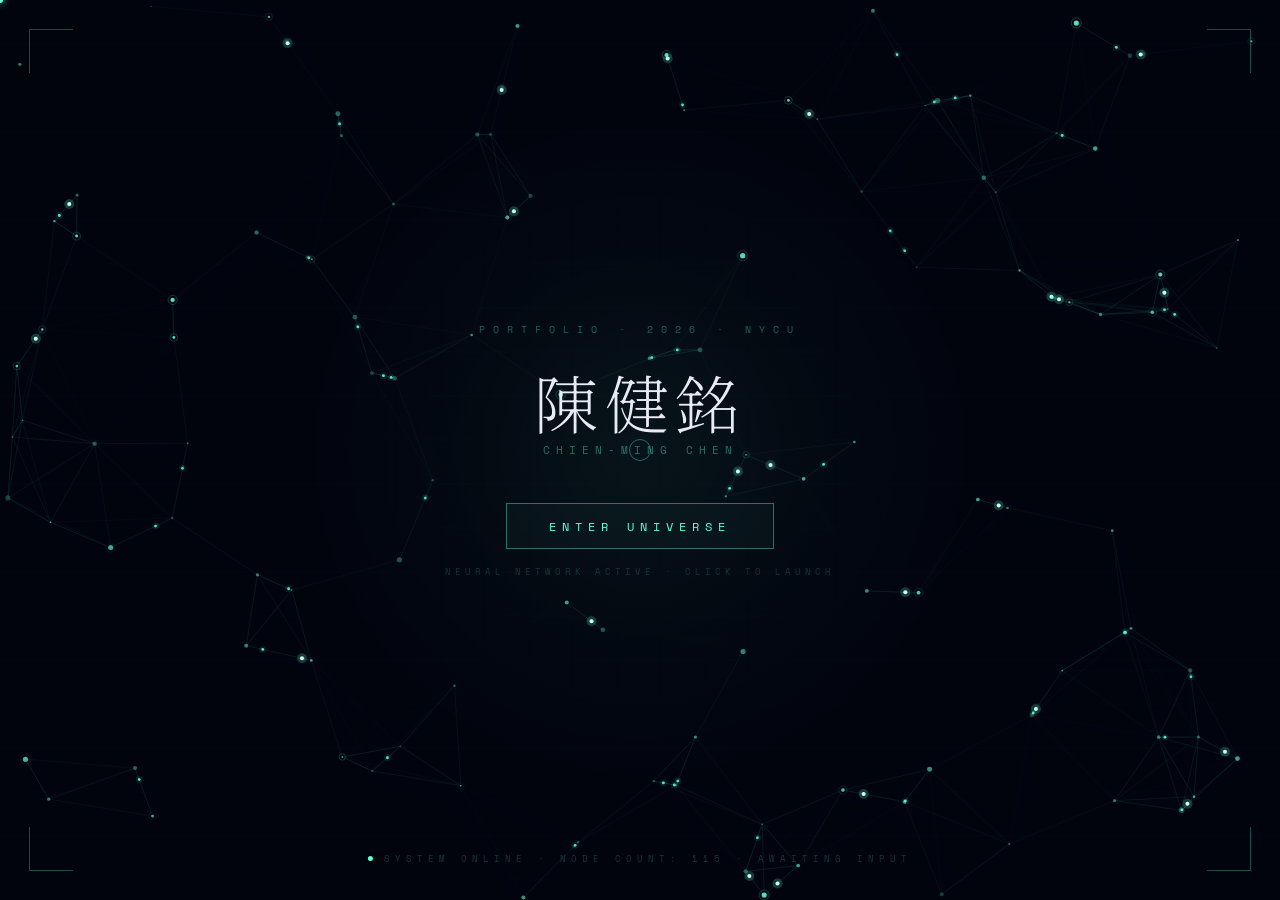
<file: person.html>
<!DOCTYPE html>
<html lang="zh-TW">
<head>
<meta charset="UTF-8">
<meta name="viewport" content="width=device-width, initial-scale=1.0">
<link rel="icon" href="earth_icon.svg" type="image/png/svg" />
<title>陳健銘 · Portfolio</title>
<link href="https://fonts.googleapis.com/css2?family=Noto+Serif+TC:wght@200;300;400&family=Space+Mono:wght@400;700&family=Noto+Sans+TC:wght@300;400;500&display=swap" rel="stylesheet">
<style>
*,*::before,*::after{margin:0;padding:0;box-sizing:border-box}
:root{
  --bg:#02040E;--accent:#64FFDA;--text:#E8EBF5;--muted:#6B7FA8;
  --border:rgba(100,255,218,0.13);--panel:rgba(3,7,20,0.88);
}
html,body{width:100%;height:100%;overflow:hidden;background:var(--bg);color:var(--text);font-family:'Noto Sans TC',sans-serif;cursor:none}
#cur{position:fixed;width:6px;height:6px;background:var(--accent);border-radius:50%;pointer-events:none;z-index:9999;transform:translate(-50%,-50%);box-shadow:0 0 8px var(--accent)}
#cur2{position:fixed;width:22px;height:22px;border:1px solid var(--accent);border-radius:50%;pointer-events:none;z-index:9998;transform:translate(-50%,-50%);opacity:.35}

/* ════════════════════════════════════════
   NEURAL GRID LANDING
   ════════════════════════════════════════ */
#landing{position:fixed;inset:0;z-index:800;background:#02040E;display:flex;align-items:center;justify-content:center;cursor:none;transition:opacity 1s ease}
#landing.fade-out{opacity:0;pointer-events:none}
#ng-canvas{position:absolute;inset:0;width:100%;height:100%;pointer-events:none}
#landing-ui{position:relative;z-index:2;display:flex;flex-direction:column;align-items:center;text-align:center;pointer-events:none}
#lng-eyebrow{font-family:'Space Mono',monospace;font-size:.62rem;letter-spacing:8px;color:rgba(100,255,218,.35);margin-bottom:2rem;text-transform:uppercase}
#lng-name{font-family:'Noto Serif TC',serif;font-size:clamp(2.6rem,5vw,4.8rem);font-weight:200;color:#E8EBF5;letter-spacing:.1em;line-height:1;margin-bottom:.55rem}
#lng-en{font-family:'Space Mono',monospace;font-size:.7rem;letter-spacing:6px;color:rgba(100,255,218,.4);margin-bottom:2.8rem}
#lng-btn{pointer-events:all;position:relative;font-family:'Space Mono',monospace;font-size:.72rem;letter-spacing:6px;color:var(--accent);border:1px solid rgba(100,255,218,.4);padding:.85rem 2.6rem;background:rgba(100,255,218,.03);cursor:pointer;transition:all .3s;overflow:hidden}
#lng-btn::before{content:'';position:absolute;inset:0;background:rgba(100,255,218,.07);transform:scaleX(0);transform-origin:left;transition:transform .35s ease}
#lng-btn:hover::before{transform:scaleX(1)}
#lng-btn:hover{border-color:var(--accent);box-shadow:0 0 28px rgba(100,255,218,.15),0 0 60px rgba(100,255,218,.06)}
.lng-pulse{position:absolute;inset:-1px;border:1px solid var(--accent);opacity:0;animation:lp 2.6s ease-out infinite}
.lng-pulse:nth-child(2){animation-delay:.9s}
@keyframes lp{0%{transform:scale(1);opacity:.5}100%{transform:scale(1.7,2.4);opacity:0}}
#lng-sub{margin-top:1rem;font-family:'Space Mono',monospace;font-size:.58rem;letter-spacing:4px;color:rgba(100,255,218,.18);pointer-events:none}
#landing .cor{position:absolute;width:44px;height:44px;pointer-events:none}
#landing .cor-tl{top:1.8rem;left:1.8rem;border-top:1px solid rgba(100,255,218,.28);border-left:1px solid rgba(100,255,218,.28)}
#landing .cor-tr{top:1.8rem;right:1.8rem;border-top:1px solid rgba(100,255,218,.28);border-right:1px solid rgba(100,255,218,.28)}
#landing .cor-bl{bottom:1.8rem;left:1.8rem;border-bottom:1px solid rgba(100,255,218,.28);border-left:1px solid rgba(100,255,218,.28)}
#landing .cor-br{bottom:1.8rem;right:1.8rem;border-bottom:1px solid rgba(100,255,218,.28);border-right:1px solid rgba(100,255,218,.28)}
#lng-status{position:absolute;bottom:2.2rem;left:50%;transform:translateX(-50%);font-family:'Space Mono',monospace;font-size:.55rem;letter-spacing:5px;color:rgba(100,255,218,.2);display:flex;align-items:center;gap:.7rem;white-space:nowrap}
#lng-beacon{width:5px;height:5px;border-radius:50%;background:var(--accent);animation:lbpulse 2s ease infinite;flex-shrink:0}
@keyframes lbpulse{0%,100%{box-shadow:0 0 0 0 rgba(100,255,218,.5)}60%{box-shadow:0 0 0 5px rgba(100,255,218,0)}}
#rkt-canvas{position:fixed;inset:0;z-index:790;pointer-events:none;opacity:0;transition:opacity .2s}
#rkt-canvas.vis{opacity:1}

/* ── Background canvas (stars/meteors) ── */
#gc{position:fixed;inset:0;z-index:1;pointer-events:none}

/* ── Planet close-up canvas (left 30%) ── */
#pc{position:fixed;left:0;top:0;width:30%;height:100%;z-index:3;pointer-events:none}

/* ── TRANSITION CANVAS: full-screen, sits above everything during transit ── */
#tc{position:fixed;inset:0;z-index:50;pointer-events:none;opacity:0;transition:opacity .18s}
#tc.visible{opacity:1}

/* ── Right content panel ── */
#panel{position:fixed;left:30%;top:0;width:70%;height:100%;z-index:4;border-left:1px solid var(--border);background:var(--panel);backdrop-filter:blur(20px);overflow:hidden;transition:opacity .35s}
#panel.hidden{opacity:0;pointer-events:none}
#scroll-inner{position:absolute;top:0;left:0;width:100%;will-change:transform}
.sec{width:100%;min-height:100vh;display:flex;flex-direction:column;justify-content:center;padding:5rem 4rem 4rem 3rem;position:relative}

/* content reveal */
.rv{opacity:0;transform:translateY(26px);transition:opacity .65s ease,transform .65s ease}
.rv.in{opacity:1;transform:none}
.s1{transition-delay:.08s}.s2{transition-delay:.22s}.s3{transition-delay:.38s}.s4{transition-delay:.54s}

.stag{font-family:'Space Mono',monospace;font-size:10px;letter-spacing:4px;color:var(--accent);text-transform:uppercase;margin-bottom:.9rem}
.stitle{font-family:'Noto Serif TC',serif;font-size:clamp(2rem,3.3vw,3rem);font-weight:200;line-height:1.2;margin-bottom:1.6rem}
.snum{position:absolute;top:2rem;right:2.5rem;font-family:'Space Mono',monospace;font-size:11px;color:rgba(100,255,218,.16);letter-spacing:2px}
p{font-size:.93rem;line-height:1.9;color:rgba(232,235,245,.72)}
.hi{color:var(--accent)}
.dv{width:40px;height:1px;background:var(--accent);opacity:.45;margin:1.4rem 0}

.ei{border-left:2px solid var(--border);padding:.85rem 0 .85rem 1.4rem;margin-bottom:1.2rem;position:relative}
.ei::before{content:'';position:absolute;left:-5px;top:1.05rem;width:8px;height:8px;border-radius:50%;background:var(--accent);box-shadow:0 0 6px var(--accent)}
.eyr{font-family:'Space Mono',monospace;font-size:10px;color:var(--accent);letter-spacing:2px;margin-bottom:.25rem}
.esc{font-size:1rem;font-weight:500;margin-bottom:.18rem}
.ede{font-size:.84rem;color:var(--muted)}

.scat{font-family:'Space Mono',monospace;font-size:10px;letter-spacing:3px;color:var(--muted);text-transform:uppercase;margin:1.3rem 0 .55rem}
.scat:first-child{margin-top:0}
.sgr{display:flex;flex-wrap:wrap;gap:.45rem}
.sk{padding:.32rem .85rem;border:1px solid var(--border);font-family:'Space Mono',monospace;font-size:11px;color:var(--muted);letter-spacing:1px;transition:all .22s;background:rgba(100,255,218,.018)}
.sk:hover{border-color:var(--accent);color:var(--accent);background:rgba(100,255,218,.06)}

.wk{padding:1.2rem 1.35rem;border:1px solid var(--border);margin-bottom:.9rem;background:rgba(100,255,218,.012);transition:all .22s}
.wk:hover{border-color:rgba(100,255,218,.32);transform:translateX(4px)}
.whd{display:flex;justify-content:space-between;align-items:flex-start;margin-bottom:.28rem}
.wtl{font-size:.98rem;font-weight:500}
.wpr{font-family:'Space Mono',monospace;font-size:10px;color:var(--accent);letter-spacing:1px}
.wco{font-size:.83rem;color:var(--muted);margin-bottom:.55rem}
.wde{font-size:.87rem;line-height:1.68;color:rgba(232,235,245,.58)}

.cl{display:flex;flex-direction:column;gap:.7rem;margin-top:.9rem}
.ci{display:flex;align-items:center;gap:1.15rem;padding:1rem 1.35rem;border:1px solid var(--border);text-decoration:none;color:var(--text);transition:all .28s;background:rgba(100,255,218,.012)}
.ci:hover{border-color:var(--accent);transform:translateX(6px);background:rgba(100,255,218,.05)}
.cic{width:36px;height:36px;border:1px solid var(--border);border-radius:50%;display:flex;align-items:center;justify-content:center;font-size:15px;color:var(--accent);flex-shrink:0}
.clb{font-family:'Space Mono',monospace;font-size:9px;letter-spacing:3px;color:var(--muted);margin-bottom:2px}
.clv{font-size:.88rem}

#dots{position:fixed;bottom:2rem;left:50%;transform:translateX(-50%);display:flex;gap:.85rem;z-index:200;align-items:center}
.dot{width:7px;height:7px;border-radius:50%;border:1px solid var(--muted);cursor:pointer;transition:all .3s}
.dot.on{background:var(--accent);border-color:var(--accent);box-shadow:0 0 7px var(--accent);width:20px;border-radius:3px}

#ptag{position:fixed;left:0;bottom:3.2rem;width:30%;text-align:center;z-index:10;pointer-events:none;font-family:'Space Mono',monospace;font-size:10px;letter-spacing:4px;color:var(--muted);text-transform:uppercase;transition:opacity .35s}

#shint{position:fixed;right:2rem;bottom:2.5rem;display:flex;flex-direction:column;align-items:center;gap:.38rem;opacity:.38;z-index:200;transition:opacity .4s}
#shint span{font-family:'Space Mono',monospace;font-size:9px;letter-spacing:2px;color:var(--muted);writing-mode:vertical-rl}
.sa{width:1px;height:34px;background:linear-gradient(to bottom,transparent,var(--muted));animation:sp 1.6s ease infinite}
@keyframes sp{0%,100%{opacity:.2;transform:scaleY(.6)}50%{opacity:.7;transform:scaleY(1)}}

.name-big{font-family:'Noto Serif TC',serif;font-size:clamp(2.8rem,4.8vw,4.6rem);font-weight:200;letter-spacing:.04em;line-height:1.05}
.name-en{font-family:'Space Mono',monospace;font-size:.78rem;color:var(--muted);letter-spacing:4px;margin-top:.38rem;margin-bottom:1.8rem}

/* ── Contact page overrides ── */
.sec-contact{padding:1.6rem 4rem 1.6rem 3rem;justify-content:flex-start;overflow:visible}

/* Terminal input row */
#msg-form{display:flex;gap:.6rem;margin-top:.9rem;align-items:stretch}
#msg-input{flex:1;background:rgba(100,255,218,.04);border:1px solid var(--border);color:var(--text);font-family:'Space Mono',monospace;font-size:.82rem;padding:.65rem 1rem;outline:none;transition:border-color .22s;caret-color:var(--accent)}
#msg-input:focus{border-color:rgba(100,255,218,.55)}
#msg-input::placeholder{color:var(--muted);opacity:.5}
#msg-send{padding:.65rem 1.3rem;background:transparent;border:1px solid var(--border);color:var(--accent);font-family:'Space Mono',monospace;font-size:.78rem;letter-spacing:2px;cursor:pointer;transition:all .22s;white-space:nowrap}
#msg-send:hover{background:rgba(100,255,218,.08);border-color:var(--accent)}
#msg-send:active{transform:scale(.97)}

/* Terminal log */
#msg-log{margin-top:.7rem;height:5.5rem;overflow-y:auto;display:flex;flex-direction:column;gap:.28rem;scrollbar-width:thin;scrollbar-color:var(--border) transparent}
.msg-line{font-family:'Space Mono',monospace;font-size:.75rem;line-height:1.5;display:flex;gap:.5rem}
.msg-line .pf{color:var(--accent);opacity:.7;flex-shrink:0}
.msg-line .ms{color:rgba(232,235,245,.55)}
.msg-line.sys .ms{color:rgba(100,255,218,.5)}
.msg-line.err .ms{color:rgba(255,100,100,.55)}

/* Contact cards */
.ci2{display:flex;align-items:center;gap:1rem;padding:.85rem 1.15rem;border:1px solid var(--border);text-decoration:none;color:var(--text);transition:all .3s;background:rgba(100,255,218,.012);position:relative;overflow:hidden;cursor:pointer}
.ci2::after{content:'';position:absolute;inset:0;background:linear-gradient(90deg,transparent,rgba(100,255,218,.06),transparent);transform:translateX(-100%);transition:transform .5s}
.ci2:hover::after{transform:translateX(100%)}
.ci2:hover{border-color:rgba(100,255,218,.5);background:rgba(100,255,218,.04)}
.ci2:hover .ci2-icon{border-color:var(--accent);box-shadow:0 0 12px rgba(100,255,218,.3);transform:rotate(5deg) scale(1.08)}
.ci2:hover .ci2-copy{opacity:1}
.ci2-icon{width:38px;height:38px;border:1px solid var(--border);border-radius:50%;display:flex;align-items:center;justify-content:center;font-size:14px;color:var(--accent);flex-shrink:0;transition:all .3s}
.ci2-body{flex:1;min-width:0}
.ci2-label{font-family:'Space Mono',monospace;font-size:9px;letter-spacing:3px;color:var(--muted);margin-bottom:2px}
.ci2-value{font-size:.86rem;white-space:nowrap;overflow:hidden;text-overflow:ellipsis}
.ci2-copy{opacity:0;font-family:'Space Mono',monospace;font-size:9px;letter-spacing:2px;color:var(--accent);transition:opacity .2s;flex-shrink:0}
.ci2.copied{border-color:var(--accent);background:rgba(100,255,218,.08)}
.ci2.copied .ci2-copy{opacity:1;color:var(--accent)}

/* status beacon */
#status-row{display:flex;align-items:center;gap:.6rem;margin:.55rem 0 .8rem}
.beacon{width:7px;height:7px;border-radius:50%;background:var(--accent);animation:bpulse 2s ease infinite;flex-shrink:0}
@keyframes bpulse{0%,100%{box-shadow:0 0 0 0 rgba(100,255,218,.5)}60%{box-shadow:0 0 0 6px rgba(100,255,218,0)}}
#status-txt{font-family:'Space Mono',monospace;font-size:10px;letter-spacing:3px;color:var(--muted)}

/* typewriter cursor */
.twcursor{display:inline-block;width:2px;height:.9em;background:var(--accent);margin-left:2px;animation:blink .75s step-end infinite;vertical-align:middle}
@keyframes blink{0%,100%{opacity:1}50%{opacity:0}}

/* ── Skill tag active state ── */
.sk.active{border-color:var(--accent);color:var(--accent);background:rgba(100,255,218,.12);box-shadow:0 0 8px rgba(100,255,218,.18)}

/* ── Work item expand ── */
.wk{cursor:pointer}
.wk .wde{max-height:0;overflow:hidden;opacity:0;transition:max-height .38s ease,opacity .3s ease,margin-top .3s ease;margin-top:0}
.wk.open .wde{max-height:8rem;opacity:1;margin-top:.55rem}
.wk .wex{font-family:'Space Mono',monospace;font-size:9px;letter-spacing:2px;color:var(--muted);margin-top:.3rem;transition:color .2s}
.wk:hover .wex,.wk.open .wex{color:var(--accent)}
.wk.open{border-color:rgba(100,255,218,.28);background:rgba(100,255,218,.03)}
.wex-arrow{display:inline-block;transition:transform .3s}
.wk.open .wex-arrow{transform:rotate(90deg)}

/* ── Contact copy toast ── */
#copy-toast{position:fixed;bottom:3.5rem;left:50%;transform:translateX(-50%) translateY(6px);background:rgba(100,255,218,.12);border:1px solid var(--accent);font-family:'Space Mono',monospace;font-size:10px;letter-spacing:3px;color:var(--accent);padding:.45rem 1.2rem;opacity:0;transition:opacity .25s,transform .25s;pointer-events:none;z-index:300;backdrop-filter:blur(8px)}
#copy-toast.show{opacity:1;transform:translateX(-50%) translateY(0)}

/* ── Typewriter role line ── */
#role-line{font-family:'Space Mono',monospace;font-size:.78rem;color:var(--accent);letter-spacing:2px;min-height:1.2em;margin-bottom:.6rem}

/* ── Transit HUD (shown on transition canvas) ── */
#trans-hud{position:fixed;inset:0;z-index:51;pointer-events:none;display:flex;flex-direction:column;align-items:center;justify-content:flex-end;padding-bottom:3.5rem;opacity:0;transition:opacity .3s}
#trans-hud.visible{opacity:1}
#trans-dest{font-family:'Space Mono',monospace;font-size:11px;letter-spacing:6px;color:var(--accent);text-transform:uppercase;margin-bottom:.5rem;opacity:.7}
#trans-prog-bar{width:140px;height:1px;background:rgba(100,255,218,.15);position:relative;overflow:visible}
#trans-prog-fill{position:absolute;left:0;top:0;height:1px;background:var(--accent);width:0%;transition:none;box-shadow:0 0 6px var(--accent)}
</style>
</head>
<body>
<div id="cur"></div><div id="cur2"></div>

<!-- ══ NEURAL GRID LANDING ══ -->
<div id="landing">
  <canvas id="ng-canvas"></canvas>
  <div class="cor cor-tl"></div>
  <div class="cor cor-tr"></div>
  <div class="cor cor-bl"></div>
  <div class="cor cor-br"></div>
  <div id="landing-ui">
    <div id="lng-eyebrow">Portfolio · 2026 · NYCU</div>
    <div id="lng-name">陳健銘</div>
    <div id="lng-en">CHIEN-MING CHEN</div>
    <button id="lng-btn" onclick="startEntry()">
      <span class="lng-pulse"></span>
      <span class="lng-pulse"></span>
      ENTER UNIVERSE
    </button>
    <div id="lng-sub">NEURAL NETWORK ACTIVE · CLICK TO LAUNCH</div>
  </div>
  <div id="lng-status">
    <div id="lng-beacon"></div>
    <span id="lng-status-txt">SYSTEM ONLINE · NODE COUNT: <span id="lng-node-ct">0</span> · AWAITING INPUT</span>
  </div>
</div>

<!-- ══ ROCKET CANVAS (entry animation) ══ -->
<canvas id="rkt-canvas"></canvas>

<!-- z1: star/meteor bg -->
<canvas id="gc"></canvas>
<!-- z3: planet closeup left panel -->
<canvas id="pc"></canvas>
<!-- z4: content panel -->
<div id="panel">
  <div id="scroll-inner">

    <!-- 01 INTRO -->
    <div class="sec" data-sec="0">
      <span class="snum">01 / 05</span>
      <div class="stag rv s1">Hello, World</div>
      <h1 class="name-big rv s2">陳健銘</h1>
      <div class="rv s2"><p class="name-en">CHIEN-MING CHEN</p></div>
      <div class="rv s3">
        <div id="role-line"><span id="role-text"></span><span class="twcursor"></span></div>
        <p>數學建模研究者 · AI 工程師，深耕科學計算與隨機過程理論，善於將物理、生物與金融問題轉化為可計算的數學架構。</p>
        <div class="dv"></div>
        <p>現居 <span class="hi">台灣・新竹</span>，就讀國立陽明交通大學數學建模與科學計算研究所，目標融合數理與 AI 技術解決高影響力的複雜問題。</p>
      </div>
    </div>

    <!-- 02 EDUCATION -->
    <div class="sec" data-sec="1">
      <span class="snum">02 / 05</span>
      <div class="stag rv s1">Academic Journey</div>
      <h2 class="stitle rv s2">學歷</h2>
      <div class="rv s3">
        <div class="ei"><div class="eyr">2021 — 2025</div><div class="esc">國立臺東大學</div><div class="ede">應用數學系 · 學士</div></div>
        <div class="ei"><div class="eyr">2025 — 2027（就讀中）</div><div class="esc">國立陽明交通大學</div><div class="ede">數學建模與科學計算研究所 · 碩士</div></div>
      </div>
    </div>

    <!-- 03 SKILLS -->
    <div class="sec" data-sec="2">
      <span class="snum">03 / 05</span>
      <div class="stag rv s1">Skills & Expertise</div>
      <h2 class="stitle rv s2">專長</h2>
      <div class="rv s3">
        <div class="scat">程式語言 & 工具</div>
        <div class="sgr"><div class="sk">Python</div><div class="sk">NumPy</div><div class="sk">Matplotlib</div><div class="sk">Linux</div><div class="sk">LabelImg</div><div class="sk">YOLO</div></div>
        <div class="scat">數值分析 & 科學計算</div>
        <div class="sgr"><div class="sk">Numerical PDEs</div><div class="sk">Spectral Methods</div><div class="sk">FFT Solvers</div><div class="sk">FDM</div><div class="sk">RK4</div><div class="sk">MMS</div></div>
        <div class="scat">數學建模 & 分析</div>
        <div class="sgr"><div class="sk">Stochastic Processes</div><div class="sk">Linear Algebra</div><div class="sk">Algorithmic Analysis</div><div class="sk">數據分析</div></div>
      </div>
    </div>

    <!-- 04 EXPERIENCE -->
    <div class="sec" data-sec="3">
      <span class="snum">04 / 05</span>
      <div class="stag rv s1">Work Experience</div>
      <h2 class="stitle rv s2">工作經歷</h2>
      <div class="rv s3">
        <div class="wk"><div class="whd"><div class="wtl">AI Intern</div><div class="wpr">2025/09 — 2026/06</div></div><div class="wco">美商普維股份有限公司（LatticeWork）· 新竹竹北</div><div class="wde">負責 CV 模型訓練之自動化影像前處理，撰寫 Python 腳本進行影格抽樣與圖像清洗；以 LabelImg 進行 Bounding Box 標註與 QA，建構符合 YOLO 格式的高品質訓練資料集。</div><div class="wex"><span class="wex-arrow">▶</span> DETAILS</div></div>
        <div class="wk"><div class="whd"><div class="wtl">數學老師（線上家教）</div><div class="wpr">2024/09 — 2025/02</div></div><div class="wco">高教深耕計畫 · 教育部 · 台北大安區</div><div class="wde">線上一對一教授國中數學，將複雜數理概念轉化為易懂的想法，培養學生邏輯思維與解題能力。</div><div class="wex"><span class="wex-arrow">▶</span> DETAILS</div></div>
        <div class="wk"><div class="whd"><div class="wtl">微積分助教</div><div class="wpr">2023/09 — 2024/06</div></div><div class="wco">國立臺東大學 · 台東</div><div class="wde">擔任學士班微積分助教，負責習題講解與課後輔導，協助學生掌握微積分核心概念。</div><div class="wex"><span class="wex-arrow">▶</span> DETAILS</div></div>
        <div class="wk"><div class="whd"><div class="wtl">櫃檯接待人員</div><div class="wpr">2022/07 — 2022/09</div></div><div class="wco">第一銀行台東分行 · 台東</div><div class="wde">負責銀行櫃檯內勤業務與客戶接待引導，保持高專注度，跨部門協作快速應變，優化客戶服務體驗。</div><div class="wex"><span class="wex-arrow">▶</span> DETAILS</div></div>
      </div>
    </div>

    <!-- 05 CONTACT -->
    <div class="sec sec-contact" data-sec="4">
      <span class="snum">05 / 05</span>
      <div class="stag rv s1">Get In Touch</div>
      <h2 class="stitle rv s2">Contact Me</h2>
      <div class="rv s3">
        <p>距離再遠，連結始終存在。歡迎透過以下方式聯繫。</p>
        <div class="cl">
          <a class="ci" href="mailto:jcm0621011@gmail.com"><div class="cic">✉</div><div><div class="clb">Email</div><div class="clv">jcm0621011@gmail.com</div></div></a>
          <a class="ci" href="tel:0968890783"><div class="cic">☎</div><div><div class="clb">Phone</div><div class="clv">0968-890-783</div></div></a>
          <a class="ci" href="#"><div class="cic" style="font-size:11px;font-weight:600">📍</div><div><div class="clb">Location</div><div class="clv">新竹縣市（希望工作地點）</div></div></a>
          <a class="ci" href="#"><div class="cic" style="font-size:10px;font-weight:700">役</div><div><div class="clb">役別 / 求職意願</div><div class="clv">未役 · 尋找研發替代役 / 實習</div></div></a>
        </div>
      </div>
    </div>

  </div>
</div>

<!-- z50: full-screen transition canvas -->
<canvas id="tc"></canvas>
<!-- HUD shown during transit -->
<div id="trans-hud">
  <div id="trans-dest">— NAVIGATING —</div>
  <div id="trans-prog-bar"><div id="trans-prog-fill"></div></div>
</div>

<div id="copy-toast">COPIED TO CLIPBOARD</div>
<div id="ptag">太陽 · Sun</div>
<div id="dots">
  <div class="dot on" data-i="0"></div>
  <div class="dot" data-i="1"></div>
  <div class="dot" data-i="2"></div>
  <div class="dot" data-i="3"></div>
  <div class="dot" data-i="4"></div>
</div>
<div id="shint"><div class="sa"></div><span>SCROLL</span></div>

<script>
'use strict';
// ═══════════════════════════════════════════════════════
// CURSOR
// ═══════════════════════════════════════════════════════
const curEl=document.getElementById('cur'),cur2El=document.getElementById('cur2');
let mx=innerWidth/2,my=innerHeight/2,tx2=mx,ty2=my;
document.addEventListener('mousemove',e=>{mx=e.clientX;my=e.clientY;curEl.style.left=mx+'px';curEl.style.top=my+'px'});
(function ac(){tx2+=(mx-tx2)*.13;ty2+=(my-ty2)*.13;cur2El.style.left=tx2+'px';cur2El.style.top=ty2+'px';requestAnimationFrame(ac)})();

// ═══════════════════════════════════════════════════════
// CANVAS SETUP
// ═══════════════════════════════════════════════════════
const gc=document.getElementById('gc'), gctx=gc.getContext('2d');
const pc=document.getElementById('pc'), pctx=pc.getContext('2d');
const tc=document.getElementById('tc'), tctx=tc.getContext('2d');

function resize(){
  gc.width=innerWidth; gc.height=innerHeight;
  tc.width=innerWidth; tc.height=innerHeight;
  pc.width=Math.round(innerWidth*.3); pc.height=innerHeight;
}
resize(); window.addEventListener('resize',resize);

// ═══════════════════════════════════════════════════════
// MATH HELPERS
// ═══════════════════════════════════════════════════════
const clamp=(v,lo,hi)=>Math.max(lo,Math.min(hi,v));
const lerp=(a,b,t)=>a+(b-a)*t;
const easeInOut3=(t)=>t<.5?4*t*t*t:(1-(-2*t+2)**3/2);
const easeOut4=(t)=>1-(1-t)**4;
const easeIn2=(t)=>t*t;
const easeOut2=(t)=>1-(1-t)*(1-t);

// ═══════════════════════════════════════════════════════
// STARS (background canvas)
// ═══════════════════════════════════════════════════════
let stars=[];
function initStars(){
  stars=Array.from({length:420},()=>({
    x:Math.random()*gc.width, y:Math.random()*gc.height,
    r:Math.random()*1.5+.1, a:Math.random()*.8+.1,
    sp:Math.random()*.006+.001, ph:Math.random()*Math.PI*2,
  }));
}
initStars(); window.addEventListener('resize',initStars);

// ═══════════════════════════════════════════════════════
// METEORS (background canvas, ambient only)
// ═══════════════════════════════════════════════════════
const meteors=[];
function spawnMeteor(){
  const from01=Math.random()<.5;
  let sx,sy,ang;
  if(from01){sx=Math.random()*gc.width;sy=-10;ang=Math.PI/4+Math.random()*.4-.2;}
  else{sx=-10;sy=Math.random()*gc.height*.7;ang=.25+Math.random()*.35;}
  meteors.push({x:sx,y:sy,vx:Math.cos(ang)*(16+Math.random()*8),vy:Math.sin(ang)*(16+Math.random()*8),
    len:80+Math.random()*130,w:.8+Math.random()*1.2,life:1+Math.random()*.5,
    col:Math.random()<.25?'rgba(200,220,255,':'rgba(255,255,255,'});
}
setInterval(()=>{if(Math.random()<.65)spawnMeteor();},1100);

function drawMeteors(){
  for(let i=meteors.length-1;i>=0;i--){
    const m=meteors[i];
    m.x+=m.vx; m.y+=m.vy; m.life-=.018;
    if(m.life<=0||m.x>gc.width+200||m.y>gc.height+200){meteors.splice(i,1);continue;}
    const tx=m.x-m.vx*(m.len/18),ty=m.y-m.vy*(m.len/18);
    const g=gctx.createLinearGradient(m.x,m.y,tx,ty);
    g.addColorStop(0,m.col+Math.min(m.life,.9)+')');
    g.addColorStop(.4,m.col+(m.life*.4)+')');
    g.addColorStop(1,m.col+'0)');
    gctx.beginPath();gctx.moveTo(m.x,m.y);gctx.lineTo(tx,ty);
    gctx.strokeStyle=g;gctx.lineWidth=m.w;gctx.stroke();
    gctx.beginPath();gctx.arc(m.x,m.y,m.w*1.2,0,Math.PI*2);
    gctx.fillStyle=m.col+Math.min(m.life,.9)+')';gctx.fill();
  }
}

// ═══════════════════════════════════════════════════════
// NOISE helpers (for planet textures)
// ═══════════════════════════════════════════════════════
function hash(x,y,s){return Math.abs(Math.sin(x*127.1+y*311.7+s*74.3)*43758.5453)%1;}
function n2(x,y,s){
  const ix=Math.floor(x),iy=Math.floor(y),fx=x-ix,fy=y-iy;
  const u=fx*fx*(3-2*fx),v=fy*fy*(3-2*fy);
  return lerp(lerp(hash(ix,iy,s),hash(ix+1,iy,s),u),lerp(hash(ix,iy+1,s),hash(ix+1,iy+1,s),u),v);
}
function fbm(x,y,o,s){let v=0,a=.5,f=1;for(let i=0;i<o;i++){v+=a*n2(x*f,y*f,s+i*17);a*=.5;f*=2.1;}return v;}

// ═══════════════════════════════════════════════════════
// PLANET DRAWERS
// ═══════════════════════════════════════════════════════
function drawSun(ctx,cx,cy,r,t,al){
  ctx.save();ctx.globalAlpha=al;
  // outer corona rings
  for(let i=4;i>=1;i--){
    const rg=ctx.createRadialGradient(cx,cy,r*.5,cx,cy,r*(1+i*.35));
    rg.addColorStop(0,`rgba(255,140,20,${.18/i})`);rg.addColorStop(1,'rgba(255,60,0,0)');
    ctx.beginPath();ctx.arc(cx,cy,r*(1+i*.35),0,Math.PI*2);ctx.fillStyle=rg;ctx.fill();
  }
  // flares
  for(let i=0;i<20;i++){
    const a=(i/20)*Math.PI*2+t*.15;const ln=r*(.14+.18*Math.sin(t*1.1+i*.71));
    ctx.save();ctx.translate(cx,cy);ctx.rotate(a);
    const lg=ctx.createLinearGradient(r,0,r+ln,0);
    lg.addColorStop(0,`rgba(255,200,60,${.5+.28*Math.sin(t+i)})`);lg.addColorStop(1,'rgba(255,80,0,0)');
    ctx.beginPath();ctx.moveTo(r+2,0);ctx.lineTo(r+ln,0);ctx.strokeStyle=lg;ctx.lineWidth=1.5+Math.sin(t*.9+i)*.5;ctx.stroke();ctx.restore();
  }
  // surface gradient
  const bg=ctx.createRadialGradient(cx-r*.22,cy-r*.2,r*.04,cx,cy,r);
  bg.addColorStop(0,'#FFF9C4');bg.addColorStop(.2,'#FFE066');bg.addColorStop(.5,'#FFA500');bg.addColorStop(.82,'#FF5500');bg.addColorStop(1,'#C84000');
  ctx.beginPath();ctx.arc(cx,cy,r,0,Math.PI*2);ctx.fillStyle=bg;ctx.fill();
  // surface texture via fbm
  ctx.save();ctx.beginPath();ctx.arc(cx,cy,r,0,Math.PI*2);ctx.clip();
  const id=ctx.getImageData(cx-r,cy-r,r*2,r*2);const d=id.data;const sz=r*2;
  for(let px=0;px<sz;px+=2){for(let py=0;py<sz;py+=2){
    const nx2=(px/sz-.5)*3,ny2=(py/sz-.5)*3;
    if(nx2*nx2+ny2*ny2>1.02)continue;
    const nv=fbm(nx2+t*.03,ny2+t*.025,4,0);
    if(nv>.39){const ii=(py*sz+px)*4;d[ii]=255;d[ii+1]=255;d[ii+2]=Math.round(100*nv);d[ii+3]=Math.round(120*nv);}
  }}ctx.putImageData(id,cx-r,cy-r);ctx.restore();
  // sunspots
  for(let i=0;i<5;i++){
    const sa=t*.07+i*1.26,sr=.5+.13*Math.sin(i*2.3);
    const sx2=cx+Math.cos(sa)*r*sr,sy2=cy+Math.sin(sa*.65)*r*.38;
    const sg=ctx.createRadialGradient(sx2,sy2,0,sx2,sy2,r*.085);
    sg.addColorStop(0,'rgba(55,12,0,.88)');sg.addColorStop(.5,'rgba(120,35,0,.5)');sg.addColorStop(1,'rgba(180,65,0,0)');
    ctx.beginPath();ctx.arc(sx2,sy2,r*.085,0,Math.PI*2);ctx.fillStyle=sg;ctx.fill();
  }
  ctx.restore();
}

function drawEarth(ctx,cx,cy,r,t,al){
  ctx.save();ctx.globalAlpha=al;
  const ag=ctx.createRadialGradient(cx,cy,r,cx,cy,r*1.22);
  ag.addColorStop(0,'rgba(85,165,255,.35)');ag.addColorStop(.55,'rgba(45,115,220,.09)');ag.addColorStop(1,'rgba(20,65,175,0)');
  ctx.beginPath();ctx.arc(cx,cy,r*1.22,0,Math.PI*2);ctx.fillStyle=ag;ctx.fill();
  const og=ctx.createRadialGradient(cx-r*.22,cy-r*.2,r*.07,cx,cy,r);
  og.addColorStop(0,'#8EDFFF');og.addColorStop(.3,'#3A9BD5');og.addColorStop(.68,'#1A5FA0');og.addColorStop(1,'#0A2E5C');
  ctx.beginPath();ctx.arc(cx,cy,r,0,Math.PI*2);ctx.fillStyle=og;ctx.fill();
  ctx.save();ctx.beginPath();ctx.arc(cx,cy,r,0,Math.PI*2);ctx.clip();
  const sp=t*.1;
  [{a:0,d:.55,rx:38,ry:28},{a:1.4,d:.5,rx:32,ry:21},{a:2.8,d:.46,rx:28,ry:17},
   {a:4.2,d:.51,rx:35,ry:23},{a:5.6,d:.44,rx:18,ry:12},{a:3.4,d:.36,rx:16,ry:11}].forEach(l=>{
    const la=l.a+sp,lx=cx+Math.cos(la)*r*l.d,ly=cy+Math.sin(la)*r*l.d*.55;
    ctx.save();ctx.translate(lx,ly);ctx.rotate(la*.5);
    ctx.beginPath();ctx.ellipse(0,0,l.rx*(r/100),l.ry*(r/100),0,0,Math.PI*2);ctx.fillStyle='#2E7D32';ctx.fill();
    ctx.beginPath();ctx.ellipse(-l.rx*(r/100)*.2,-l.ry*(r/100)*.2,l.rx*(r/100)*.5,l.ry*(r/100)*.5,0,0,Math.PI*2);ctx.fillStyle='rgba(80,160,65,.25)';ctx.fill();ctx.restore();
  });
  ctx.beginPath();ctx.ellipse(cx,cy-r+r*.13,r*.28,r*.12,0,0,Math.PI*2);ctx.fillStyle='rgba(238,248,255,.9)';ctx.fill();
  ctx.beginPath();ctx.ellipse(cx,cy+r-r*.1,r*.2,r*.08,0,0,Math.PI*2);ctx.fillStyle='rgba(238,248,255,.75)';ctx.fill();
  for(let i=0;i<9;i++){
    const ca=i*1.08+t*.045,cd=.28+i*.075,ccx=cx+Math.cos(ca)*r*cd,ccy=cy+Math.sin(ca*.58)*r*.32;
    const cg2=ctx.createRadialGradient(ccx,ccy,0,ccx,ccy,r*.18);
    cg2.addColorStop(0,'rgba(255,255,255,.45)');cg2.addColorStop(1,'rgba(255,255,255,0)');
    ctx.beginPath();ctx.arc(ccx,ccy,r*.18,0,Math.PI*2);ctx.fillStyle=cg2;ctx.fill();
  }ctx.restore();
  const sp2=ctx.createRadialGradient(cx-r*.35,cy-r*.35,0,cx-r*.28,cy-r*.28,r*.5);
  sp2.addColorStop(0,'rgba(255,255,255,.18)');sp2.addColorStop(1,'rgba(255,255,255,0)');
  ctx.beginPath();ctx.arc(cx,cy,r,0,Math.PI*2);ctx.fillStyle=sp2;ctx.fill();
  ctx.restore();
}

function drawMars(ctx,cx,cy,r,t,al){
  ctx.save();ctx.globalAlpha=al;
  const hz=ctx.createRadialGradient(cx,cy,r*.88,cx,cy,r*1.18);
  hz.addColorStop(0,'rgba(200,70,15,.15)');hz.addColorStop(1,'rgba(200,70,15,0)');
  ctx.beginPath();ctx.arc(cx,cy,r*1.18,0,Math.PI*2);ctx.fillStyle=hz;ctx.fill();
  const bg=ctx.createRadialGradient(cx-r*.25,cy-r*.22,r*.05,cx,cy,r);
  bg.addColorStop(0,'#E8834A');bg.addColorStop(.38,'#C1440E');bg.addColorStop(.75,'#8C2E00');bg.addColorStop(1,'#4A1200');
  ctx.beginPath();ctx.arc(cx,cy,r,0,Math.PI*2);ctx.fillStyle=bg;ctx.fill();
  ctx.save();ctx.beginPath();ctx.arc(cx,cy,r,0,Math.PI*2);ctx.clip();
  const sp=t*.12;
  for(let px=0;px<r*2;px+=3){for(let py=0;py<r*2;py+=3){
    const dx=(px-r)/r,dy=(py-r)/r;if(dx*dx+dy*dy>1)continue;
    const nv=fbm(dx*2.2+sp*.28,dy*2.2+sp*.18,3,42);
    if(nv>.53){ctx.fillStyle=`rgba(255,148,68,${(nv-.53)*1.2})`;ctx.fillRect(cx-r+px,cy-r+py,3,3);}
  }}
  [[.2,.15,.1],[-.3,-.2,.07],[.1,-.35,.085],[-.15,.3,.065],[.35,.1,.055]].forEach(([ox,oy,cr])=>{
    const bx=cx+Math.cos(sp+ox*5)*r*Math.abs(ox),by=cy+Math.sin(sp*.7+oy*5)*r*Math.abs(oy)*.6;
    const sg=ctx.createRadialGradient(bx,by,0,bx,by,r*cr);
    sg.addColorStop(0,'rgba(72,10,0,.58)');sg.addColorStop(.5,'rgba(128,38,0,.5)');sg.addColorStop(1,'rgba(186,68,0,0)');
    ctx.beginPath();ctx.arc(bx,by,r*cr,0,Math.PI*2);ctx.fillStyle=sg;ctx.fill();
  });
  ctx.beginPath();ctx.ellipse(cx,cy-r+r*.12,r*.2,r*.1,0,0,Math.PI*2);ctx.fillStyle='rgba(255,248,235,.6)';ctx.fill();
  ctx.restore();ctx.restore();
}

function drawSaturn(ctx,cx,cy,r,t,al){
  ctx.save();ctx.globalAlpha=al;
  const rings=[
    {ri:r*1.15,ro:r*1.33,c:'rgba(192,150,60,.52)'},{ri:r*1.34,ro:r*1.57,c:'rgba(215,178,94,.42)'},
    {ri:r*1.58,ro:r*1.8,c:'rgba(178,138,58,.32)'},{ri:r*1.82,ro:r*1.96,c:'rgba(205,168,85,.18)'},
    {ri:r*2.0,ro:r*2.14,c:'rgba(225,195,115,.11)'}
  ];
  ctx.save();ctx.translate(cx,cy);ctx.scale(1,.28);
  rings.forEach(rd=>{ctx.beginPath();ctx.arc(0,0,rd.ro,Math.PI,Math.PI*2);ctx.arc(0,0,rd.ri,Math.PI*2,Math.PI,true);ctx.closePath();ctx.fillStyle=rd.c;ctx.fill();});
  ctx.restore();
  const bg=ctx.createRadialGradient(cx-r*.22,cy-r*.2,r*.07,cx,cy,r);
  bg.addColorStop(0,'#F9E89E');bg.addColorStop(.28,'#E8BE5C');bg.addColorStop(.64,'#C07E1E');bg.addColorStop(1,'#6A3A00');
  ctx.beginPath();ctx.arc(cx,cy,r,0,Math.PI*2);ctx.fillStyle=bg;ctx.fill();
  ctx.save();ctx.beginPath();ctx.arc(cx,cy,r,0,Math.PI*2);ctx.clip();
  [-3.5,-2.3,-1.2,0,1.2,2.3,3.5].forEach((by2,i)=>{
    ctx.save();ctx.translate(cx,cy);ctx.scale(1,.28);
    ctx.beginPath();ctx.ellipse(0,by2*r*.19,r*.94,r*.13,0,0,Math.PI*2);
    ctx.fillStyle=i%2===0?'rgba(170,112,35,.24)':'rgba(235,195,84,.18)';ctx.fill();ctx.restore();
  });
  ctx.restore();
  ctx.save();ctx.translate(cx,cy);ctx.scale(1,.28);
  rings.forEach(rd=>{ctx.beginPath();ctx.arc(0,0,rd.ro,0,Math.PI);ctx.arc(0,0,rd.ri,Math.PI,0,true);ctx.closePath();ctx.fillStyle=rd.c;ctx.fill();});
  ctx.restore();
  const sph=ctx.createRadialGradient(cx-r*.3,cy-r*.3,0,cx-r*.24,cy-r*.24,r*.5);
  sph.addColorStop(0,'rgba(255,255,255,.16)');sph.addColorStop(1,'rgba(255,255,255,0)');
  ctx.beginPath();ctx.arc(cx,cy,r,0,Math.PI*2);ctx.fillStyle=sph;ctx.fill();
  ctx.restore();
}

function drawNeptune(ctx,cx,cy,r,t,al){
  ctx.save();ctx.globalAlpha=al;
  for(let i=3;i>=1;i--){
    const g=ctx.createRadialGradient(cx,cy,r*.65,cx,cy,r*(1+i*.26));
    g.addColorStop(0,`rgba(25,52,170,${.12/i})`);g.addColorStop(1,'rgba(8,22,90,0)');
    ctx.beginPath();ctx.arc(cx,cy,r*(1+i*.26),0,Math.PI*2);ctx.fillStyle=g;ctx.fill();
  }
  const bg=ctx.createRadialGradient(cx-r*.2,cy-r*.2,r*.06,cx,cy,r);
  bg.addColorStop(0,'#9DC5F6');bg.addColorStop(.28,'#5585CE');bg.addColorStop(.64,'#2545A5');bg.addColorStop(1,'#0C1C58');
  ctx.beginPath();ctx.arc(cx,cy,r,0,Math.PI*2);ctx.fillStyle=bg;ctx.fill();
  ctx.save();ctx.beginPath();ctx.arc(cx,cy,r,0,Math.PI*2);ctx.clip();
  const sp=t*.18;
  for(let i=-5;i<=5;i++){
    ctx.save();ctx.translate(cx,cy);ctx.scale(1,.26);
    ctx.beginPath();ctx.ellipse(0,i*r*.19+Math.sin(t*.035+i)*.4*r,r*.95,r*.09,0,0,Math.PI*2);
    ctx.fillStyle=i%2===0?'rgba(70,130,245,.13)':'rgba(35,72,190,.08)';ctx.fill();ctx.restore();
  }
  const gsx=cx+Math.cos(sp*.5)*r*.38,gsy=cy+Math.sin(sp*.38)*r*.17;
  const gsg=ctx.createRadialGradient(gsx,gsy,0,gsx,gsy,r*.18);
  gsg.addColorStop(0,'rgba(6,16,72,.85)');gsg.addColorStop(.5,'rgba(16,35,110,.5)');gsg.addColorStop(1,'rgba(16,35,110,0)');
  ctx.beginPath();ctx.arc(gsx,gsy,r*.18,0,Math.PI*2);ctx.fillStyle=gsg;ctx.fill();
  for(let i=0;i<5;i++){
    const wa=sp*.28+i*1.26,wr=.22+i*.11,wx=cx+Math.cos(wa)*r*wr,wy=cy+Math.sin(wa*.65)*r*.22;
    const wg=ctx.createRadialGradient(wx,wy,0,wx,wy,r*.12);
    wg.addColorStop(0,'rgba(170,205,255,.26)');wg.addColorStop(1,'rgba(170,205,255,0)');
    ctx.beginPath();ctx.arc(wx,wy,r*.12,0,Math.PI*2);ctx.fillStyle=wg;ctx.fill();
  }ctx.restore();
  ctx.save();ctx.translate(cx,cy);ctx.scale(1,.28);
  ctx.beginPath();ctx.arc(0,0,r*1.36,0,Math.PI*2);ctx.arc(0,0,r*1.26,0,Math.PI*2,true);
  ctx.fillStyle='rgba(50,90,190,.16)';ctx.fill();ctx.restore();
  ctx.restore();
}

const DRAWERS=[drawSun,drawEarth,drawMars,drawSaturn,drawNeptune];

// ═══════════════════════════════════════════════════════
// SOLAR SYSTEM LAYOUT
// ═══════════════════════════════════════════════════════
const SYSTEM=[
  {name:'太陽 · Sun',    label:'SUN',      orb:0,   color:'#FFA030', r:42, drawIdx:0},
  {name:'地球 · Earth',  label:'EARTH',    orb:130, color:'#4B9CD3', r:16, drawIdx:1},
  {name:'火星 · Mars',   label:'MARS',     orb:200, color:'#C1440E', r:12, drawIdx:2},
  {name:'土星 · Saturn', label:'SATURN',   orb:305, color:'#E8C060', r:22, drawIdx:3},
  {name:'海王星 · Neptune',label:'NEPTUNE',orb:430, color:'#5B8DB8', r:18, drawIdx:4},
];

// returns planet center in "system space" (pixels from system center, unscaled)
function getPlanetPos(idx,t){
  const b=SYSTEM[idx];
  if(b.orb===0) return {x:0,y:0};
  const speed=.032*(1/Math.sqrt(b.orb));
  const angle=t*speed+idx*1.1;
  return {x:b.orb*Math.cos(angle), y:b.orb*Math.sin(angle)*.35};
}

// ═══════════════════════════════════════════════════════
// SCROLL / NAV STATE
// ═══════════════════════════════════════════════════════
const panel=document.getElementById('panel');
const inner=document.getElementById('scroll-inner');
const secs=document.querySelectorAll('.sec');
const dots=document.querySelectorAll('.dot');
const ptag=document.getElementById('ptag');
const shint=document.getElementById('shint');
const transHud=document.getElementById('trans-hud');
const transDestEl=document.getElementById('trans-dest');
const transProgFill=document.getElementById('trans-prog-fill');

let scrollY=0, targetScrollY=0, wheelQ=0;
let curSec=0;
let blockInput=false;
const VH=()=>innerHeight;
const maxSY=()=>(secs.length-1)*VH();

// smooth snap timer
let snapTimer=null;
function schedSnap(){
  clearTimeout(snapTimer);
  snapTimer=setTimeout(()=>{
    const near=Math.round(targetScrollY/VH());
    targetScrollY=clamp(near,0,secs.length-1)*VH();
  },380);
}

window.addEventListener('wheel',e=>{e.preventDefault();if(!blockInput){wheelQ+=e.deltaY*.6;}},{passive:false});
let tsY=0;
window.addEventListener('touchstart',e=>{tsY=e.touches[0].clientY;},{passive:true});
window.addEventListener('touchmove',e=>{if(!blockInput){const dy=tsY-e.touches[0].clientY;tsY=e.touches[0].clientY;wheelQ+=dy*1.1;}},{passive:true});
window.addEventListener('keydown',e=>{
  if(blockInput)return;
  if(e.key==='ArrowDown'||e.key==='PageDown')wheelQ+=VH()*.7;
  if(e.key==='ArrowUp'||e.key==='PageUp')wheelQ-=VH()*.7;
});
dots.forEach(d=>d.addEventListener('click',()=>{
  if(blockInput)return;
  const to=+d.dataset.i;
  if(to!==curSec) beginTransition(curSec,to);
}));

function checkReveals(y){
  secs.forEach((s,i)=>{
    const inView=y>i*VH()-VH()*.6&&y<i*VH()+VH()*.6;
    s.querySelectorAll('.rv').forEach(el=>{
      if(inView)el.classList.add('in'); else el.classList.remove('in');
    });
  });
}

// ═══════════════════════════════════════════════════════════════════════════
//  TRANSITION ENGINE
//  Full-screen three-act cinematic on the #tc canvas.
//  The content panel is hidden throughout; only the space scene is visible.
//
//  Act 1 · PULL-OUT  (cam zooms out from planet → solar system overview, ~1.1s)
//  Act 2 · CRUISE    (camera glides across the system to destination, ~1.3s)
//  Act 3 · DIVE-IN   (cam rushes toward destination planet, then snap-reveals, ~0.9s)
// ═══════════════════════════════════════════════════════════════════════════
let TR = {
  active: false,
  phase: 'idle',   // 'pullout' | 'cruise' | 'divein' | 'idle'
  prog:  0,        // 0→1 within current phase
  from:  0,
  to:    0,

  // camera: world-space system coords → screen
  // camCX/camCY = system-world point mapped to screen center
  // camScale = pixels-per-unit
  camCX: 0,
  camCY: 0,
  camScale: 1,

  // at start of each phase we interpolate from/to these camera states
  csFrom: null,
  csTo:   null,

  // accumulated travel progress for the HUD bar (0→1)
  hudProg: 0,
};

// Phase durations in seconds
const PHASE_DUR = {pullout:1.1, cruise:1.4, divein:0.95};

// A "camera state" = {cx, cy, scale} in system-world coords
function makeCamState(worldX, worldY, scale){return {cx:worldX,cy:worldY,scale};}

// Scale to see the full system
function systemOverviewScale(){
  const maxOrb=SYSTEM[SYSTEM.length-1].orb;
  return Math.min(tc.width,tc.height)/(maxOrb*2.8);
}

// Scale for a close-up on a planet of radius r
function planetCloseupScale(r){
  return Math.min(tc.width,tc.height)*.36 / r;
}

function beginTransition(from, to){
  if(TR.active) return;
  TR.active=true; TR.from=from; TR.to=to;
  TR.hudProg=0;
  blockInput=true;

  // Hide content, show transition canvas
  panel.classList.add('hidden');
  shint.style.opacity='0';
  tc.classList.add('visible');
  setTimeout(()=>{transHud.classList.add('visible');},200);
  transDestEl.textContent='— NAVIGATING TO '+SYSTEM[to].label+' —';
  transProgFill.style.width='0%';

  // Initial camera = closeup on FROM planet
  const fromPos=getPlanetPos(from, globalT);
  const closeScale=planetCloseupScale(SYSTEM[from].r);
  TR.camCX=fromPos.x; TR.camCY=fromPos.y; TR.camScale=closeScale;

  TR.phase='pullout'; TR.prog=0;
  const sysScale=systemOverviewScale();
  // Pull out: go from closeup → system view centered on from-planet
  TR.csFrom=makeCamState(fromPos.x, fromPos.y, closeScale);
  TR.csTo  =makeCamState(fromPos.x, fromPos.y, sysScale);
}

function advanceTransition(dt, t){
  if(!TR.active) return;
  TR.prog += dt/PHASE_DUR[TR.phase];
  const p=clamp(TR.prog,0,1);

  if(TR.phase==='pullout'){
    const ep=easeOut2(p);
    TR.camScale=lerp(TR.csFrom.scale, TR.csTo.scale, ep);
    TR.camCX=lerp(TR.csFrom.cx, TR.csTo.cx, ep);
    TR.camCY=lerp(TR.csFrom.cy, TR.csTo.cy, ep);
    TR.hudProg=p*.3;
    if(TR.prog>=1){
      TR.phase='cruise'; TR.prog=0;
      const fromPos=getPlanetPos(TR.from,t);
      const toPos=getPlanetPos(TR.to,t);
      const sysScale=systemOverviewScale();
      TR.csFrom=makeCamState(fromPos.x, fromPos.y, sysScale);
      TR.csTo  =makeCamState(toPos.x, toPos.y, sysScale);
    }
  } else if(TR.phase==='cruise'){
    const ep=easeInOut3(p);
    TR.camCX=lerp(TR.csFrom.cx, TR.csTo.cx, ep);
    TR.camCY=lerp(TR.csFrom.cy, TR.csTo.cy, ep);
    TR.camScale=lerp(TR.csFrom.scale, TR.csTo.scale, ep);
    TR.hudProg=.3+p*.5;
    if(TR.prog>=1){
      TR.phase='divein'; TR.prog=0;
      const toPos=getPlanetPos(TR.to,t);
      const sysScale=systemOverviewScale();
      const closeScale=planetCloseupScale(SYSTEM[TR.to].r);
      TR.csFrom=makeCamState(toPos.x, toPos.y, sysScale);
      TR.csTo  =makeCamState(toPos.x, toPos.y, closeScale);
    }
  } else if(TR.phase==='divein'){
    const ep=easeIn2(p);
    TR.camScale=lerp(TR.csFrom.scale, TR.csTo.scale, ep);
    TR.camCX=lerp(TR.csFrom.cx, TR.csTo.cx, ep);
    TR.camCY=lerp(TR.csFrom.cy, TR.csTo.cy, ep);
    TR.hudProg=.8+p*.2;
    if(TR.prog>=1) finishTransition();
  }

  // Update HUD progress bar
  transProgFill.style.width=(TR.hudProg*100).toFixed(1)+'%';
}

function finishTransition(){
  TR.active=false; TR.phase='idle';
  curSec=TR.to;
  blockInput=false;
  targetScrollY=curSec*VH();
  scrollY=targetScrollY;
  inner.style.transform=`translateY(${-scrollY}px)`;
  checkReveals(scrollY);

  // Update dots & ptag
  dots.forEach((d,i)=>d.classList.toggle('on',i===curSec));
  ptag.textContent=SYSTEM[curSec].name;
  shint.style.opacity=curSec===secs.length-1?'0':'.38';

  // Hide transition canvas, reveal content
  transHud.classList.remove('visible');
  tc.classList.remove('visible');
  setTimeout(()=>{ panel.classList.remove('hidden'); },100);
}

// ═══════════════════════════════════════════════════════
// FULL-SCREEN SOLAR SYSTEM SCENE (drawn on #tc)
// ═══════════════════════════════════════════════════════
function drawSystemScene(t){
  const W=tc.width, H=tc.height;
  tctx.clearRect(0,0,W,H);

  // star background on tc too
  stars.forEach(s=>{
    const a=s.a*(.4+.6*Math.sin(t*s.sp+s.ph));
    tctx.beginPath(); tctx.arc(s.x,s.y,s.r*.9,0,Math.PI*2);
    tctx.fillStyle=`rgba(255,255,255,${a})`; tctx.fill();
  });

  // Convert system-world → screen
  // screen = center + (world - cam) * scale
  const SCX=W*.5, SCY=H*.5;
  function wx(wx2){return SCX+(wx2-TR.camCX)*TR.camScale;}
  function wy(wy2){return SCY+(wy2-TR.camCY)*TR.camScale;}

  // orbit ellipses
  SYSTEM.forEach(b=>{
    if(b.orb===0)return;
    tctx.save();
    tctx.strokeStyle='rgba(60,90,150,.4)';
    tctx.lineWidth=.7;
    tctx.setLineDash([5,14]);
    // draw ellipse: save translate to sun screen pos, scale Y by .35
    const sunSX=wx(0), sunSY=wy(0);
    tctx.save();
    tctx.translate(sunSX, sunSY);
    tctx.scale(1,.35);
    tctx.beginPath();
    tctx.arc(0,0,b.orb*TR.camScale,0,Math.PI*2);
    tctx.restore();
    tctx.stroke();
    tctx.setLineDash([]);
    tctx.restore();
  });

  // travel path line (during cruise)
  if(TR.phase==='cruise'){
    const fp=getPlanetPos(TR.from,t), tp=getPlanetPos(TR.to,t);
    const fsx=wx(fp.x), fsy=wy(fp.y*.35+(fp.y*.65)), tsx=wx(tp.x), tsy=wy(tp.y*.35+(tp.y*.65));
    // dashed arc path
    tctx.save();
    tctx.strokeStyle='rgba(100,255,218,.2)';
    tctx.lineWidth=1;
    tctx.setLineDash([8,18]);
    tctx.beginPath();
    // project with .35 Y scale via actual planet screen positions
    const fromSX=wx(fp.x), fromSY=wy(fp.y*.35), toSX=wx(tp.x), toSY=wy(tp.y*.35);
    tctx.moveTo(fromSX, fromSY);
    tctx.lineTo(toSX, toSY);
    tctx.stroke();
    tctx.setLineDash([]);
    tctx.restore();
    // animated dot along path
    const ep=easeInOut3(TR.prog);
    const dotX=lerp(fromSX,toSX,ep), dotY=lerp(fromSY,toSY,ep);
    tctx.beginPath();tctx.arc(dotX,dotY,3.5,0,Math.PI*2);
    tctx.fillStyle='rgba(100,255,218,1)';tctx.fill();
    tctx.beginPath();tctx.arc(dotX,dotY,7,0,Math.PI*2);
    tctx.fillStyle='rgba(100,255,218,.25)';tctx.fill();
    // short comet tail
    const tailX=dotX-Math.cos(Math.atan2(toSY-fromSY,toSX-fromSX))*20;
    const tailY=dotY-Math.sin(Math.atan2(toSY-fromSY,toSX-fromSX))*20;
    const tg=tctx.createLinearGradient(dotX,dotY,tailX,tailY);
    tg.addColorStop(0,'rgba(100,255,218,.6)');tg.addColorStop(1,'rgba(100,255,218,0)');
    tctx.beginPath();tctx.moveTo(dotX,dotY);tctx.lineTo(tailX,tailY);
    tctx.strokeStyle=tg;tctx.lineWidth=2;tctx.stroke();
  }

  // draw each planet
  SYSTEM.forEach((b,i)=>{
    const pos=getPlanetPos(i,t);
    const sx=wx(pos.x), sy=wy(pos.y*.35);   // .35 Y compression = orbital plane tilt
    const pr=Math.max(4, b.r*TR.camScale*.55);

    // destination/source glow
    const isDest=TR.active&&i===TR.to;
    const isSrc=TR.active&&i===TR.from;
    if(isDest){
      const pulse=.5+.5*Math.sin(t*3.5);
      for(let k=3;k>=1;k--){
        tctx.beginPath();tctx.arc(sx,sy,pr*(2+k*.8),0,Math.PI*2);
        tctx.fillStyle=`rgba(100,255,218,${.04*pulse/k})`;tctx.fill();
      }
      tctx.beginPath();tctx.arc(sx,sy,pr*1.9,0,Math.PI*2);
      tctx.fillStyle=`rgba(100,255,218,${.14*pulse})`;tctx.fill();
    } else if(isSrc){
      tctx.beginPath();tctx.arc(sx,sy,pr*2.2,0,Math.PI*2);
      tctx.fillStyle='rgba(100,255,218,.06)';tctx.fill();
    }

    DRAWERS[b.drawIdx](tctx,sx,sy,pr,t,1);

    // label
    if(pr>5){
      tctx.font=`${clamp(pr*.85,8,13)}px 'Space Mono',monospace`;
      tctx.textAlign='center';
      tctx.fillStyle=isDest?'rgba(100,255,218,.9)':'rgba(100,255,218,.45)';
      tctx.fillText(b.label, sx, sy+pr*2.4);
      if(isDest||isSrc){
        tctx.fillStyle='rgba(100,255,218,.25)';
        tctx.fillText(b.name, sx, sy+pr*3.5);
      }
    }
  });

  // distance / speed HUD text (top left corner of tc)
  if(TR.active){
    tctx.save();
    tctx.font="10px 'Space Mono',monospace";
    tctx.fillStyle='rgba(100,255,218,.35)';
    tctx.textAlign='left';
    const dist=Math.round(Math.abs(SYSTEM[TR.to].orb-SYSTEM[TR.from].orb));
    tctx.fillText(`ORIGIN  :  ${SYSTEM[TR.from].label}`, 28, 36);
    tctx.fillText(`DEST    :  ${SYSTEM[TR.to].label}`,   28, 54);
    tctx.fillText(`PHASE   :  ${TR.phase.toUpperCase()}`,28, 72);
    tctx.fillText(`DIST    :  ${dist} AU`,               28, 90);
    tctx.restore();
  }
}

// warp star streaks drawn on #tc during transitions
function drawWarpStreaks(t){
  if(!TR.active) return;
  // intensity ramps up during pullout/cruise, fades on divein
  let intensity=0;
  if(TR.phase==='pullout') intensity=easeOut2(TR.prog)*.7;
  else if(TR.phase==='cruise') intensity=.7;
  else if(TR.phase==='divein') intensity=easeOut2(1-TR.prog)*.5;
  if(intensity<.02) return;
  const cx=tc.width/2, cy=tc.height/2;
  tctx.save();
  stars.forEach(s=>{
    const dx=s.x-cx,dy=s.y-cy;
    const dist=Math.sqrt(dx*dx+dy*dy)||1;
    const stretch=intensity*intensity*clamp(dist/70,1,8)*18;
    const nx=s.x+dx/dist*stretch*1.8, ny=s.y+dy/dist*stretch*1.8;
    const ga=intensity*s.a*(dist/(tc.width)*2+.25);
    if(ga<.02)return;
    const sg=tctx.createLinearGradient(s.x,s.y,nx,ny);
    sg.addColorStop(0,'rgba(255,255,255,0)');
    sg.addColorStop(.25,`rgba(255,255,255,${ga*.55})`);
    sg.addColorStop(1,`rgba(255,255,255,${ga})`);
    tctx.beginPath();tctx.moveTo(s.x,s.y);tctx.lineTo(nx,ny);
    tctx.strokeStyle=sg;tctx.lineWidth=.7+intensity*.6;tctx.stroke();
  });
  tctx.restore();
}

// transition meteors burst pool
const tMeteors=[];
let tMetBurst=0;
function triggerMetBurst(n){
  for(let i=0;i<n;i++) setTimeout(()=>{
    const a=Math.random()*Math.PI*2;
    const spd=14+Math.random()*20;
    tMeteors.push({
      x:tc.width*.5+Math.cos(a)*tc.width*.55,
      y:tc.height*.5+Math.sin(a)*tc.height*.55,
      vx:Math.cos(a+Math.PI)*spd,
      vy:Math.sin(a+Math.PI)*spd,
      len:100+Math.random()*180,w:1+Math.random()*2,life:1,
      col:'rgba(100,255,218,'
    });
  }, i*30);
}

function drawTransMeteors(){
  for(let i=tMeteors.length-1;i>=0;i--){
    const m=tMeteors[i];
    m.x+=m.vx;m.y+=m.vy;m.life-=.022;
    if(m.life<=0){tMeteors.splice(i,1);continue;}
    const tx2=m.x-m.vx*(m.len/18),ty2=m.y-m.vy*(m.len/18);
    const g=tctx.createLinearGradient(m.x,m.y,tx2,ty2);
    g.addColorStop(0,m.col+m.life+')');g.addColorStop(.35,m.col+(m.life*.4)+')');g.addColorStop(1,m.col+'0)');
    tctx.beginPath();tctx.moveTo(m.x,m.y);tctx.lineTo(tx2,ty2);
    tctx.strokeStyle=g;tctx.lineWidth=m.w;tctx.stroke();
    tctx.beginPath();tctx.arc(m.x,m.y,m.w*1.3,0,Math.PI*2);
    tctx.fillStyle=m.col+(m.life*.85)+')';tctx.fill();
  }
}

// ═══════════════════════════════════════════════════════
// MAIN RENDER LOOP
// ═══════════════════════════════════════════════════════
let lastT=0, globalT=0;
function loop(ts){
  const t=ts*.001;
  const dt=Math.min(t-lastT,.05); lastT=t; globalT=t;

  // consume scroll
  if(!blockInput&&wheelQ!==0){
    targetScrollY=clamp(targetScrollY+wheelQ,0,maxSY());
    wheelQ=0; schedSnap();
  } else { wheelQ=0; }

  // detect section crossing
  if(!blockInput){
    const nearSec=clamp(Math.round(targetScrollY/VH()),0,secs.length-1);
    if(nearSec!==curSec){ targetScrollY=nearSec*VH(); beginTransition(curSec,nearSec); }
  }

  // scroll
  if(!blockInput){
    scrollY+=(targetScrollY-scrollY)*(1-Math.pow(.005,dt));
    inner.style.transform=`translateY(${-scrollY}px)`;
    checkReveals(scrollY);
  }

  // advance transition state machine
  if(TR.active){
    const prev=TR.phase;
    advanceTransition(dt,t);
    // fire meteor bursts at phase entrances
    if(prev==='idle'||prev!==TR.phase){
      if(TR.phase==='pullout') triggerMetBurst(12);
      if(TR.phase==='cruise')  triggerMetBurst(22);
      if(TR.phase==='divein')  triggerMetBurst(16);
    }
  }

  // ── BACKGROUND CANVAS (gc) ──
  gctx.clearRect(0,0,gc.width,gc.height);
  if(!TR.active){
    // normal star field
    stars.forEach(s=>{
      const a=s.a*(.45+.55*Math.sin(t*s.sp+s.ph));
      gctx.beginPath();gctx.arc(s.x,s.y,s.r,0,Math.PI*2);
      gctx.fillStyle=`rgba(255,255,255,${a})`;gctx.fill();
    });
    drawMeteors();
  } else {
    // during transit: dim background (tc takes over)
    stars.forEach(s=>{
      gctx.beginPath();gctx.arc(s.x,s.y,s.r*.7,0,Math.PI*2);
      gctx.fillStyle=`rgba(255,255,255,${s.a*.08})`;gctx.fill();
    });
  }

  // ── PLANET CLOSE-UP (pc) ──
  pctx.clearRect(0,0,pc.width,pc.height);
  if(!TR.active){
    const pcx=pc.width*.5, pcy=pc.height*.5;
    const pr=Math.min(pc.width,pc.height)*.285;
    DRAWERS[curSec](pctx,pcx,pcy,pr,t,1);
  }

  // ── TRANSITION CANVAS (tc) ──
  if(TR.active){
    drawSystemScene(t);
    drawWarpStreaks(t);
    drawTransMeteors();

    // vignette on tc edges
    const vg=tctx.createRadialGradient(tc.width*.5,tc.height*.5,tc.height*.12,tc.width*.5,tc.height*.5,tc.height*.76);
    vg.addColorStop(0,'rgba(2,4,14,0)');vg.addColorStop(.6,'rgba(2,4,14,0)');vg.addColorStop(1,'rgba(2,4,14,.65)');
    tctx.fillStyle=vg;tctx.fillRect(0,0,tc.width,tc.height);
  }

  requestAnimationFrame(loop);
}


// ══════════════════════════════════════════════════════════
// NEURAL GRID LANDING ENGINE
// ══════════════════════════════════════════════════════════
(function(){
  const landingEl = document.getElementById('landing');
  const ngCv      = document.getElementById('ng-canvas');
  const ngCtx     = ngCv.getContext('2d');
  const rktCv     = document.getElementById('rkt-canvas');
  const rktCtx    = rktCv.getContext('2d');
  const nodeCtEl  = document.getElementById('lng-node-ct');

  let W, H, nodes = [], mouse = {x:-999,y:-999};
  let ngT = 0, animating = true, entryStarted = false;

  // ── resize ──
  function resize(){
    W = ngCv.width  = rktCv.width  = innerWidth;
    H = ngCv.height = rktCv.height = innerHeight;
    buildNodes();
  }

  // ── build node grid with organic scatter ──
  function buildNodes(){
    nodes = [];
    const count = Math.max(55, Math.floor(W * H / 10000));
    for(let i = 0; i < count; i++){
      nodes.push({
        x:  Math.random() * W,
        y:  Math.random() * H,
        ox: 0, oy: 0,
        vx: (Math.random() - .5) * .28,
        vy: (Math.random() - .5) * .28,
        r:  Math.random() * 2 + .7,
        pulse: Math.random() * Math.PI * 2,
        pspeed: .025 + Math.random() * .03,
        tier: Math.floor(Math.random() * 3),   // 0=dim 1=mid 2=bright
        active: false,
        pkTimer: Math.random() * 120,          // packet timer
      });
    }
    if(nodeCtEl) nodeCtEl.textContent = count;
  }

  resize();
  window.addEventListener('resize', resize);

  // ── mouse tracking on landing only ──
  landingEl.addEventListener('mousemove', e => { mouse.x = e.clientX; mouse.y = e.clientY; });
  landingEl.addEventListener('mouseleave', () => { mouse.x = -999; mouse.y = -999; });

  // ── connection cache (rebuilt each frame for simplicity, short-circuit by distance) ──
  const CONN_DIST = 145;
  const PKT_SPEED = 0.016;

  // active packets: {from, to, t}
  const packets = [];

  // ── main Neural Grid draw ──
  function drawNG(timestamp){
    if(!animating) return;
    requestAnimationFrame(drawNG);
    ngT = timestamp * .001;

    // Background — slight fade trail
    ngCtx.fillStyle = 'rgba(2,4,14,.82)';
    ngCtx.fillRect(0, 0, W, H);

    // Subtle background grid
    ngCtx.strokeStyle = 'rgba(100,255,218,.025)';
    ngCtx.lineWidth = .5;
    const GS = 44;
    for(let x = 0; x < W; x += GS){ ngCtx.beginPath(); ngCtx.moveTo(x,0); ngCtx.lineTo(x,H); ngCtx.stroke(); }
    for(let y = 0; y < H; y += GS){ ngCtx.beginPath(); ngCtx.moveTo(0,y); ngCtx.lineTo(W,y); ngCtx.stroke(); }

    // Update nodes
    nodes.forEach(n => {
      n.x += n.vx; n.y += n.vy;
      if(n.x < 0 || n.x > W) n.vx *= -1;
      if(n.y < 0 || n.y > H) n.vy *= -1;
      n.pulse += n.pspeed;

      // Mouse influence — attract
      const mdx = mouse.x - n.x, mdy = mouse.y - n.y;
      const md = Math.sqrt(mdx*mdx + mdy*mdy);
      if(md < 130 && md > 1){ n.vx += mdx/md * .018; n.vy += mdy/md * .018; }
      // speed cap
      const spd = Math.sqrt(n.vx*n.vx + n.vy*n.vy);
      if(spd > .9){ n.vx = n.vx/spd*.9; n.vy = n.vy/spd*.9; }

      n.active = md < 100;

      // Spawn packets periodically
      n.pkTimer--;
      if(n.pkTimer <= 0){
        n.pkTimer = 80 + Math.random() * 140;
        // find nearest node
        let best = null, bestD = CONN_DIST;
        nodes.forEach(m => {
          if(m === n) return;
          const dx = m.x-n.x, dy = m.y-n.y, d = Math.sqrt(dx*dx+dy*dy);
          if(d < bestD){ bestD = d; best = m; }
        });
        if(best) packets.push({from: n, to: best, t: 0, bright: n.tier===2});
      }
    });

    // Draw connections + data packets
    for(let i = 0; i < nodes.length; i++){
      for(let j = i+1; j < nodes.length; j++){
        const a = nodes[i], b = nodes[j];
        const dx = a.x-b.x, dy = a.y-b.y;
        const d = Math.sqrt(dx*dx+dy*dy);
        if(d > CONN_DIST) continue;
        const fade = 1 - d/CONN_DIST;
        const hot  = a.active || b.active;
        const al   = hot ? fade * .75 : fade * .32;
        ngCtx.beginPath();
        ngCtx.moveTo(a.x, a.y);
        ngCtx.lineTo(b.x, b.y);
        ngCtx.strokeStyle = hot
          ? `rgba(100,255,218,${al})`
          : `rgba(80,200,170,${al})`;
        ngCtx.lineWidth = hot ? .9 : .5;
        ngCtx.stroke();
      }
    }

    // Advance & draw packets
    for(let i = packets.length-1; i >= 0; i--){
      const pk = packets[i];
      pk.t += PKT_SPEED;
      if(pk.t >= 1){ packets.splice(i,1); continue; }
      const px = pk.from.x + (pk.to.x - pk.from.x) * pk.t;
      const py = pk.from.y + (pk.to.y - pk.from.y) * pk.t;
      // glow halo
      ngCtx.beginPath(); ngCtx.arc(px, py, pk.bright ? 5 : 3.5, 0, Math.PI*2);
      ngCtx.fillStyle = pk.bright ? 'rgba(100,255,218,.18)' : 'rgba(100,255,218,.08)';
      ngCtx.fill();
      // core dot
      ngCtx.beginPath(); ngCtx.arc(px, py, pk.bright ? 2 : 1.4, 0, Math.PI*2);
      ngCtx.fillStyle = pk.bright ? 'rgba(200,255,240,1)' : 'rgba(100,255,218,.85)';
      ngCtx.fill();
    }

    // Draw nodes
    nodes.forEach(n => {
      const pulse = .5 + .5 * Math.sin(n.pulse);
      const mdx = mouse.x - n.x, mdy = mouse.y - n.y;
      const md  = Math.sqrt(mdx*mdx + mdy*mdy);
      const hot = md < 100;
      const nearish = md < 180;

      const baseR   = n.r * (hot ? 2.6 : 1);
      const baseAl  = n.tier === 2 ? .85 : n.tier === 1 ? .5 : .28;
      const finalAl = (hot ? 1 : nearish ? baseAl*1.4 : baseAl) * (.65 + .35*pulse);

      // outer glow on hot nodes
      if(hot){
        ngCtx.beginPath(); ngCtx.arc(n.x, n.y, baseR * 3.5, 0, Math.PI*2);
        ngCtx.fillStyle = `rgba(100,255,218,${.07*pulse})`; ngCtx.fill();
        ngCtx.beginPath(); ngCtx.arc(n.x, n.y, baseR * 1.9, 0, Math.PI*2);
        ngCtx.fillStyle = `rgba(100,255,218,${.18*pulse})`; ngCtx.fill();
      }

      // node core
      ngCtx.beginPath(); ngCtx.arc(n.x, n.y, baseR, 0, Math.PI*2);
      ngCtx.fillStyle = `rgba(100,255,218,${finalAl})`; ngCtx.fill();

      // bright tier ring
      if(n.tier === 2){
        ngCtx.beginPath(); ngCtx.arc(n.x, n.y, baseR + 2.5, 0, Math.PI*2);
        ngCtx.strokeStyle = `rgba(100,255,218,${.25*pulse})`; ngCtx.lineWidth = .7; ngCtx.stroke();
      }
    });

    // Centre radial glow (always) — draws attention to button area
    const cg = ngCtx.createRadialGradient(W/2, H/2, 0, W/2, H/2, Math.min(W,H)*.38);
    cg.addColorStop(0, 'rgba(100,255,218,.055)');
    cg.addColorStop(.5, 'rgba(100,255,218,.018)');
    cg.addColorStop(1,  'rgba(100,255,218,0)');
    ngCtx.fillStyle = cg; ngCtx.fillRect(0,0,W,H);
  }

  requestAnimationFrame(drawNG);

  // ══════════════════════════════════════════════════════════
  // ROCKET ENTRY SEQUENCE
  // ══════════════════════════════════════════════════════════
  const trail = [];

  function bezier2(t, p0, p1, p2){ const m=1-t; return m*m*p0 + 2*m*t*p1 + t*t*p2; }

  function addTrailParticle(x, y, vx, vy){
    trail.push({
      x, y,
      vx: vx + (Math.random()-.5)*.8,
      vy: vy + (Math.random()-.5)*.8,
      life: 1,
      r: Math.random()*2.2+.4,
      hue: Math.random() < .3 ? '60,200,255' : '100,255,218'
    });
  }

  function drawRocket(ctx, x, y, angle, scale, t){
    ctx.save();
    ctx.translate(x, y);
    ctx.rotate(angle);
    ctx.scale(scale, scale);

    // Exhaust flame — layered
    const fp = .72 + .28 * Math.sin(t * 22);
    const fl = 22 * fp;
    // outer flame
    const fg1 = ctx.createLinearGradient(0,10,0,10+fl*1.3);
    fg1.addColorStop(0,'rgba(100,255,218,.9)');
    fg1.addColorStop(.3,'rgba(50,180,255,.65)');
    fg1.addColorStop(.65,'rgba(255,140,30,.4)');
    fg1.addColorStop(1,'rgba(255,40,0,0)');
    ctx.beginPath(); ctx.moveTo(-6,10); ctx.quadraticCurveTo(0,10+fl*1.4,6,10);
    ctx.fillStyle=fg1; ctx.fill();
    // inner white core
    const fg2 = ctx.createLinearGradient(0,10,0,10+fl*.7);
    fg2.addColorStop(0,'rgba(255,255,255,.95)');
    fg2.addColorStop(1,'rgba(100,255,218,0)');
    ctx.beginPath(); ctx.moveTo(-2.5,10); ctx.quadraticCurveTo(0,10+fl*.9,2.5,10);
    ctx.fillStyle=fg2; ctx.fill();

    // Body
    ctx.beginPath();
    ctx.moveTo(0,-22);
    ctx.bezierCurveTo(7,-12, 8,0, 7,10);
    ctx.lineTo(-7,10);
    ctx.bezierCurveTo(-8,0, -7,-12, 0,-22);
    ctx.fillStyle='rgba(215,235,255,.95)'; ctx.fill();
    ctx.strokeStyle='rgba(100,255,218,.55)'; ctx.lineWidth=.9; ctx.stroke();

    // Metallic panel lines
    ctx.strokeStyle='rgba(100,200,220,.3)'; ctx.lineWidth=.5;
    ctx.beginPath(); ctx.moveTo(-5,-2); ctx.lineTo(5,-2); ctx.stroke();
    ctx.beginPath(); ctx.moveTo(-6,4); ctx.lineTo(6,4); ctx.stroke();

    // Nose cone glow
    const ng = ctx.createRadialGradient(0,-19,0,0,-14,10);
    ng.addColorStop(0,'rgba(100,255,218,.7)'); ng.addColorStop(1,'rgba(100,255,218,0)');
    ctx.beginPath(); ctx.arc(0,-17,8,0,Math.PI*2); ctx.fillStyle=ng; ctx.fill();

    // Porthole window
    ctx.beginPath(); ctx.arc(0,-5,4,0,Math.PI*2);
    ctx.fillStyle='rgba(100,255,218,.28)'; ctx.fill();
    ctx.strokeStyle='rgba(100,255,218,.75)'; ctx.lineWidth=.9; ctx.stroke();
    // window glint
    ctx.beginPath(); ctx.arc(-1,-6,1.2,0,Math.PI*2);
    ctx.fillStyle='rgba(255,255,255,.55)'; ctx.fill();

    // Left fin
    ctx.beginPath(); ctx.moveTo(-7,3); ctx.lineTo(-15,14); ctx.lineTo(-7,10); ctx.closePath();
    ctx.fillStyle='rgba(80,190,255,.65)'; ctx.fill();
    ctx.strokeStyle='rgba(100,255,218,.35)'; ctx.lineWidth=.6; ctx.stroke();
    // Right fin
    ctx.beginPath(); ctx.moveTo(7,3); ctx.lineTo(15,14); ctx.lineTo(7,10); ctx.closePath();
    ctx.fillStyle='rgba(80,190,255,.65)'; ctx.fill();
    ctx.strokeStyle='rgba(100,255,218,.35)'; ctx.lineWidth=.6; ctx.stroke();

    ctx.restore();
  }

  let rktActive = false;
  let rktProg = 0, rktPhase = 'arc'; // arc → arrive
  let rktSX, rktSY, rktCX, rktCY, rktEX, rktEY;
  let rktX, rktY, rktAngle = 0, rktScale = 1;
  let rktLast = 0, rktT2 = 0;

  window.startEntry = function(){
    if(entryStarted) return;
    entryStarted = true;

    // Fade landing overlay after a beat
    setTimeout(()=>{ landingEl.classList.add('fade-out'); }, 500);

    // Rocket launch origin: screen bottom-centre
    rktSX = W * .5;  rktSY = H * 1.08;
    // Control point: arc up toward top-centre
    rktCX = W * .55; rktCY = -H * .15;
    // End: right-centre (diving into content panel)
    rktEX = W * .88; rktEY = H * .35;

    rktX = rktSX; rktY = rktSY;
    rktActive = true;
    rktCv.classList.add('vis');

    requestAnimationFrame(rktLoop);
  };

  function rktLoop(ts){
    if(!rktActive) return;
    const dt = Math.min((ts*.001 - rktLast), .05);
    rktLast = ts*.001; rktT2 += dt;

    rktCtx.clearRect(0,0,W,H);

    // Draw + advance trail
    trail.forEach(p=>{
      p.x+=p.vx; p.y+=p.vy;
      p.vx*=.93; p.vy*=.93;
      p.life-=.028;
      if(p.life<=0) return;
      rktCtx.beginPath(); rktCtx.arc(p.x,p.y,p.r*p.life,0,Math.PI*2);
      rktCtx.fillStyle=`rgba(${p.hue},${p.life*.65})`; rktCtx.fill();
    });
    // cull dead
    for(let i=trail.length-1;i>=0;i--){ if(trail[i].life<=0) trail.splice(i,1); }

    if(rktPhase === 'arc'){
      rktProg = Math.min(rktProg + dt * .48, 1);
      const t2 = rktProg;
      const prevX = rktX, prevY = rktY;
      rktX = bezier2(t2, rktSX, rktCX, rktEX);
      rktY = bezier2(t2, rktSY, rktCY, rktEY);

      // Direction from velocity
      const dx = rktX - prevX, dy = rktY - prevY;
      if(Math.abs(dx)+Math.abs(dy) > .01) rktAngle = Math.atan2(dy, dx) + Math.PI/2;

      // Scale: big at start, normal mid, small as arrives
      rktScale = 1.6 * (1 - rktProg*.45);

      // Trail particles (more at launch)
      const pCount = Math.ceil(4 + (1-rktProg)*3);
      for(let i=0;i<pCount;i++) addTrailParticle(rktX, rktY, -dx*.3, -dy*.3);

      drawRocket(rktCtx, rktX, rktY, rktAngle, rktScale, rktT2);

      if(rktProg >= 1){ rktPhase = 'arrive'; rktProg = 0; }

    } else if(rktPhase === 'arrive'){
      rktProg += dt * 1.6;
      // Rocket zooms forward & fades
      const sc = rktScale * (1 + rktProg * 8);
      rktCtx.globalAlpha = Math.max(0, 1 - rktProg * 1.6);
      drawRocket(rktCtx, rktX, rktY, rktAngle, sc, rktT2);
      rktCtx.globalAlpha = 1;

      if(rktProg >= .65) finishEntry();
      else requestAnimationFrame(rktLoop);
      return;
    }

    requestAnimationFrame(rktLoop);
  }

  function finishEntry(){
    rktActive = false;
    // Flash
    rktCtx.fillStyle='rgba(100,255,218,.14)';
    rktCtx.fillRect(0,0,W,H);
    setTimeout(()=>{
      rktCv.classList.remove('vis');
      rktCtx.clearRect(0,0,W,H);
      // Reveal main UI
      panel.classList.remove('hidden');
      const dotsEl = document.getElementById('dots');
      dotsEl.style.transition='opacity .7s'; dotsEl.style.opacity='1';
      dotsEl.style.pointerEvents='auto';
      ptag.style.transition='opacity .7s'; ptag.style.opacity='1';
      shint.style.transition='opacity .7s'; shint.style.opacity='.38';
      // Remove landing from DOM
      setTimeout(()=>{ animating=false; landingEl.remove(); ngCv.remove(); }, 950);
    }, 200);
  }

})();



// ── 1. Typewriter effect for intro role line ──
(function(){
  const roles = ['數學建模研究者','AI 工程師','隨機過程研究者','科學計算專家','Python 開發者'];
  let ri=0, ci=0, deleting=false;
  const el=document.getElementById('role-text');
  if(!el) return;
  function tick(){
    const word=roles[ri];
    if(!deleting){
      ci++;
      el.textContent=word.slice(0,ci);
      if(ci===word.length){ deleting=true; setTimeout(tick,1800); return; }
      setTimeout(tick, 90+Math.random()*40);
    } else {
      ci--;
      el.textContent=word.slice(0,ci);
      if(ci===0){ deleting=false; ri=(ri+1)%roles.length; setTimeout(tick,420); return; }
      setTimeout(tick, 48);
    }
  }
  setTimeout(tick,900);
})();

// ── 2. Skill tag toggle highlight ──
document.querySelectorAll('.sk').forEach(sk=>{
  sk.addEventListener('click',()=>{
    sk.classList.toggle('active');
    // ripple effect
    const r=document.createElement('span');
    r.style.cssText='position:absolute;border-radius:50%;background:rgba(100,255,218,.25);width:6px;height:6px;top:50%;left:50%;transform:translate(-50%,-50%) scale(0);transition:transform .4s ease,opacity .4s ease;pointer-events:none;opacity:.7';
    sk.style.position='relative';sk.style.overflow='hidden';
    sk.appendChild(r);
    requestAnimationFrame(()=>{ r.style.transform='translate(-50%,-50%) scale(8)'; r.style.opacity='0'; });
    setTimeout(()=>r.remove(), 450);
  });
});

// ── 3. Work item expand/collapse ──
document.querySelectorAll('.wk').forEach(wk=>{
  wk.addEventListener('click',()=>{
    const wasOpen=wk.classList.contains('open');
    document.querySelectorAll('.wk.open').forEach(o=>o.classList.remove('open'));
    if(!wasOpen) wk.classList.add('open');
  });
});

// ── 4. Contact copy on click ──
(function(){
  const toast=document.getElementById('copy-toast');
  let toastTimer;
  function showToast(msg){
    if(toast){ toast.textContent=msg||'COPIED TO CLIPBOARD'; toast.classList.add('show'); clearTimeout(toastTimer); toastTimer=setTimeout(()=>toast.classList.remove('show'),1800); }
  }
  document.querySelectorAll('.ci').forEach(ci=>{
    ci.addEventListener('click',e=>{
      const val=ci.querySelector('.clv')?.textContent;
      const href=ci.getAttribute('href')||'';
      if(href.startsWith('mailto:')){ navigator.clipboard?.writeText(href.replace('mailto:','')).then(()=>showToast('EMAIL COPIED')); e.preventDefault(); }
      else if(href.startsWith('tel:')){ navigator.clipboard?.writeText(href.replace('tel:','')).then(()=>showToast('PHONE COPIED')); e.preventDefault(); }
      else if(val){ navigator.clipboard?.writeText(val).then(()=>showToast('COPIED')); e.preventDefault(); }
    });
  });
})();

// ── 5. Subtle mouse parallax on content panel ──
(function(){
  let px=0,py=0,tpx=0,tpy=0;
  document.addEventListener('mousemove',e=>{ tpx=(e.clientX/innerWidth-.5)*1.4; tpy=(e.clientY/innerHeight-.5)*1.0; });
  (function parallaxLoop(){
    px+=(tpx-px)*.06; py+=(tpy-py)*.06;
    const inner2=document.getElementById('scroll-inner');
    if(inner2 && !TR.active){
      // subtle tilt without breaking translate Y
      const baseY=parseFloat(inner2.style.transform?.match(/translateY\((.+?)px\)/)?.[1]||0);
      inner2.style.transform=`translateY(${-scrollY}px) translateX(${px*3}px)`;
    }
    requestAnimationFrame(parallaxLoop);
  })();
})();


curSec=0;
targetScrollY=0; scrollY=0;
inner.style.transform='translateY(0)';
secs[0].querySelectorAll('.rv').forEach(el=>el.classList.add('in'));
ptag.textContent=SYSTEM[0].name;
shint.style.opacity='.38';
dots[0].classList.add('on');

// ── Hide main UI until landing completes ──
panel.classList.add('hidden');
document.getElementById('dots').style.cssText='opacity:0;pointer-events:none';
document.getElementById('shint').style.opacity='0';
ptag.style.opacity='0';

requestAnimationFrame(loop);
</script>
</body>
</html>
</file>
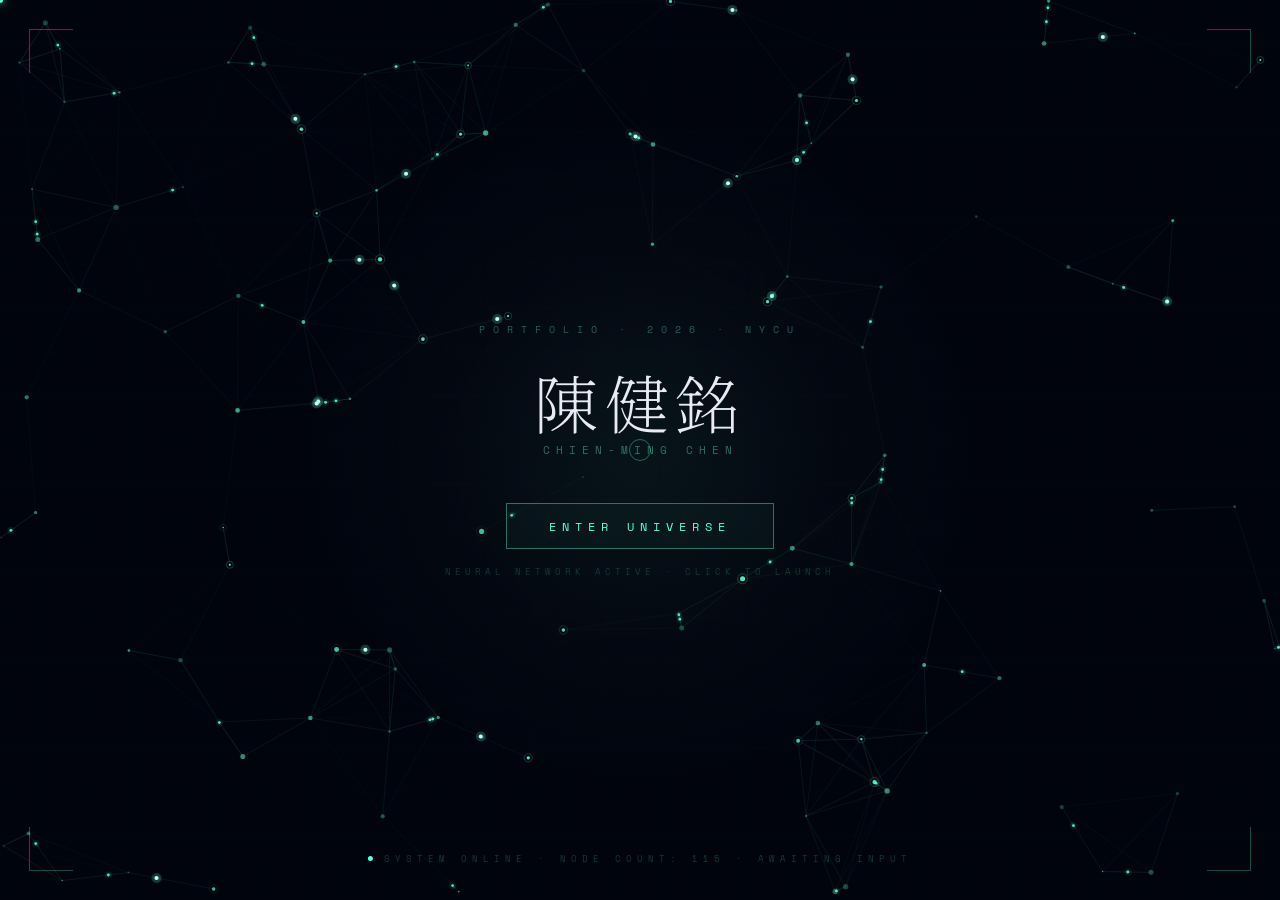
<file: personal.html>
<!DOCTYPE html>
<html lang="zh-TW">
<head>
<meta charset="UTF-8">
<meta name="viewport" content="width=device-width, initial-scale=1.0">
<link rel="icon" href="earth_icon.svg" type="image/png/svg" />
<title>陳健銘 · Portfolio</title>
<link href="https://fonts.googleapis.com/css2?family=Noto+Serif+TC:wght@200;300;400&family=Space+Mono:wght@400;700&family=Noto+Sans+TC:wght@300;400;500&display=swap" rel="stylesheet">
<style>
*,*::before,*::after{margin:0;padding:0;box-sizing:border-box}
:root{
  --bg:#02040E;--accent:#64FFDA;--text:#E8EBF5;--muted:#8BA5C8;
  --border:rgba(100,255,218,0.16);--panel:rgba(6,12,30,0.92);
  --card-bg:rgba(255,255,255,0.04);--card-border:rgba(100,255,218,0.18);
  --hi-blue:#4FC3F7;--hi-green:#64FFDA;
}
html,body{width:100%;height:100%;overflow:hidden;background:var(--bg);color:var(--text);font-family:'Noto Sans TC',sans-serif;cursor:none}
#cur{position:fixed;width:6px;height:6px;background:var(--accent);border-radius:50%;pointer-events:none;z-index:9999;transform:translate(-50%,-50%);box-shadow:0 0 8px var(--accent)}
#cur2{position:fixed;width:22px;height:22px;border:1px solid var(--accent);border-radius:50%;pointer-events:none;z-index:9998;transform:translate(-50%,-50%);opacity:.35}

/* ════════════════════════════════════════
   NEURAL GRID LANDING
   ════════════════════════════════════════ */
#landing{position:fixed;inset:0;z-index:800;background:#02040E;display:flex;align-items:center;justify-content:center;cursor:none;transition:opacity 1s ease}
#landing.fade-out{opacity:0;pointer-events:none}
#ng-canvas{position:absolute;inset:0;width:100%;height:100%;pointer-events:none}
#landing-ui{position:relative;z-index:2;display:flex;flex-direction:column;align-items:center;text-align:center;pointer-events:none}
#lng-eyebrow{font-family:'Space Mono',monospace;font-size:.62rem;letter-spacing:8px;color:rgba(100,255,218,.35);margin-bottom:2rem;text-transform:uppercase}
#lng-name{font-family:'Noto Serif TC',serif;font-size:clamp(2.6rem,5vw,4.8rem);font-weight:200;color:#E8EBF5;letter-spacing:.1em;line-height:1;margin-bottom:.55rem}
#lng-en{font-family:'Space Mono',monospace;font-size:.7rem;letter-spacing:6px;color:rgba(100,255,218,.4);margin-bottom:2.8rem}
#lng-btn{pointer-events:all;position:relative;font-family:'Space Mono',monospace;font-size:.72rem;letter-spacing:6px;color:var(--accent);border:1px solid rgba(100,255,218,.4);padding:.85rem 2.6rem;background:rgba(100,255,218,.03);cursor:pointer;transition:all .3s;overflow:hidden}
#lng-btn::before{content:'';position:absolute;inset:0;background:rgba(100,255,218,.07);transform:scaleX(0);transform-origin:left;transition:transform .35s ease}
#lng-btn:hover::before{transform:scaleX(1)}
#lng-btn:hover{border-color:var(--accent);box-shadow:0 0 28px rgba(100,255,218,.15),0 0 60px rgba(100,255,218,.06)}
.lng-pulse{position:absolute;inset:-1px;border:1px solid var(--accent);opacity:0;animation:lp 2.6s ease-out infinite}
.lng-pulse:nth-child(2){animation-delay:.9s}
@keyframes lp{0%{transform:scale(1);opacity:.5}100%{transform:scale(1.7,2.4);opacity:0}}
#lng-sub{margin-top:1rem;font-family:'Space Mono',monospace;font-size:.58rem;letter-spacing:4px;color:rgba(100,255,218,.18);pointer-events:none}
#landing .cor{position:absolute;width:44px;height:44px;pointer-events:none}
#landing .cor-tl{top:1.8rem;left:1.8rem;border-top:1px solid rgba(100,255,218,.28);border-left:1px solid rgba(100,255,218,.28)}
#landing .cor-tr{top:1.8rem;right:1.8rem;border-top:1px solid rgba(100,255,218,.28);border-right:1px solid rgba(100,255,218,.28)}
#landing .cor-bl{bottom:1.8rem;left:1.8rem;border-bottom:1px solid rgba(100,255,218,.28);border-left:1px solid rgba(100,255,218,.28)}
#landing .cor-br{bottom:1.8rem;right:1.8rem;border-bottom:1px solid rgba(100,255,218,.28);border-right:1px solid rgba(100,255,218,.28)}
#lng-status{position:absolute;bottom:2.2rem;left:50%;transform:translateX(-50%);font-family:'Space Mono',monospace;font-size:.55rem;letter-spacing:5px;color:rgba(100,255,218,.2);display:flex;align-items:center;gap:.7rem;white-space:nowrap}
#lng-beacon{width:5px;height:5px;border-radius:50%;background:var(--accent);animation:lbpulse 2s ease infinite;flex-shrink:0}
@keyframes lbpulse{0%,100%{box-shadow:0 0 0 0 rgba(100,255,218,.5)}60%{box-shadow:0 0 0 5px rgba(100,255,218,0)}}
#rkt-canvas{position:fixed;inset:0;z-index:790;pointer-events:none;opacity:0;transition:opacity .2s}
#rkt-canvas.vis{opacity:1}

/* ── Background canvas (stars/meteors) ── */
#gc{position:fixed;inset:0;z-index:1;pointer-events:none}

/* ── Planet close-up canvas (left 30%) ── */
#pc{position:fixed;left:0;top:0;width:30%;height:100%;z-index:3;pointer-events:none}

/* ── TRANSITION CANVAS: full-screen, sits above everything during transit ── */
#tc{position:fixed;inset:0;z-index:50;pointer-events:none;opacity:0;transition:opacity .18s}
#tc.visible{opacity:1}

/* ── Right content panel ── */
#panel{position:fixed;left:30%;top:0;width:70%;height:100%;z-index:4;border-left:1px solid var(--border);background:linear-gradient(160deg,rgba(8,16,38,0.95) 0%,rgba(4,10,26,0.93) 60%,rgba(6,14,32,0.95) 100%);backdrop-filter:blur(24px);overflow:hidden;transition:opacity .35s}
#panel.hidden{opacity:0;pointer-events:none}
#scroll-inner{position:absolute;top:0;left:0;width:100%;will-change:transform}
.sec{width:100%;min-height:100vh;display:flex;flex-direction:column;justify-content:center;padding:4rem 4rem 3rem 3rem;position:relative}

/* content reveal */
.rv{opacity:0;transform:translateY(26px);transition:opacity .65s ease,transform .65s ease}
.rv.in{opacity:1;transform:none}
.s1{transition-delay:.08s}.s2{transition-delay:.22s}.s3{transition-delay:.38s}.s4{transition-delay:.54s}

.stag{font-family:'Space Mono',monospace;font-size:10px;letter-spacing:4px;color:var(--accent);text-transform:uppercase;margin-bottom:.9rem}
.stitle{font-family:'Noto Serif TC',serif;font-size:clamp(2rem,3.3vw,3rem);font-weight:200;line-height:1.2;margin-bottom:1.1rem}
.snum{position:absolute;top:2rem;right:2.5rem;font-family:'Space Mono',monospace;font-size:11px;color:rgba(100,255,218,.16);letter-spacing:2px}
p{font-size:.93rem;line-height:2.0;color:rgba(232,235,245,.78)}
.hi{color:var(--accent)}
.dv{width:40px;height:1px;background:var(--accent);opacity:.45;margin:1.4rem 0}

.ei{border-left:2px solid var(--border);padding:.85rem 0 .85rem 1.4rem;margin-bottom:1.2rem;position:relative}
.ei::before{content:'';position:absolute;left:-5px;top:1.05rem;width:8px;height:8px;border-radius:50%;background:var(--accent);box-shadow:0 0 6px var(--accent)}
.eyr{font-family:'Space Mono',monospace;font-size:10px;color:var(--accent);letter-spacing:2px;margin-bottom:.25rem}
.esc{font-size:1rem;font-weight:500;margin-bottom:.18rem}
.ede{font-size:.84rem;color:var(--muted)}

.scat{font-family:'Space Mono',monospace;font-size:10px;letter-spacing:3px;color:var(--muted);text-transform:uppercase;margin:1.3rem 0 .55rem}
.scat:first-child{margin-top:0}
.sgr{display:flex;flex-wrap:wrap;gap:.45rem}
.sk{padding:.32rem .85rem;border:1px solid var(--border);font-family:'Space Mono',monospace;font-size:11px;color:var(--muted);letter-spacing:1px;transition:all .22s;background:rgba(100,255,218,.018)}
.sk:hover{border-color:var(--accent);color:var(--accent);background:rgba(100,255,218,.06)}

.wk{padding:1.2rem 1.35rem;border:1px solid var(--border);margin-bottom:.9rem;background:rgba(100,255,218,.012);transition:all .22s}
.wk:hover{border-color:rgba(100,255,218,.32);transform:translateX(4px)}
.whd{display:flex;justify-content:space-between;align-items:flex-start;margin-bottom:.28rem}
.wtl{font-size:.98rem;font-weight:500}
.wpr{font-family:'Space Mono',monospace;font-size:10px;color:var(--accent);letter-spacing:1px}
.wco{font-size:.83rem;color:var(--muted);margin-bottom:.55rem}
.wde{font-size:.87rem;line-height:1.68;color:rgba(232,235,245,.58)}

.cl{display:flex;flex-direction:column;gap:.5rem;margin-top:.8rem}
.sec-contact .stitle{font-size:clamp(1.6rem,2.6vw,2.4rem);margin-bottom:.7rem}
.sec-contact .cl{gap:.4rem;margin-top:.6rem}
.sec-contact .ci{padding:.75rem 1.1rem}
.sec-contact p{line-height:1.7}
.ci{display:flex;align-items:center;gap:1.15rem;padding:1rem 1.35rem;border:1px solid var(--border);text-decoration:none;color:var(--text);transition:all .28s;background:rgba(100,255,218,.012)}
.ci:hover{border-color:var(--accent);transform:translateX(6px);background:rgba(100,255,218,.05)}
.cic{width:36px;height:36px;border:1px solid var(--border);border-radius:50%;display:flex;align-items:center;justify-content:center;font-size:15px;color:var(--accent);flex-shrink:0}
.clb{font-family:'Space Mono',monospace;font-size:9px;letter-spacing:3px;color:var(--muted);margin-bottom:2px}
.clv{font-size:.88rem}

#dots{position:fixed;bottom:2rem;left:50%;transform:translateX(-50%);display:flex;gap:.85rem;z-index:200;align-items:center}
.dot{width:7px;height:7px;border-radius:50%;border:1px solid var(--muted);cursor:pointer;transition:all .3s}
.dot.on{background:var(--accent);border-color:var(--accent);box-shadow:0 0 7px var(--accent);width:20px;border-radius:3px}

#ptag{position:fixed;left:0;bottom:3.2rem;width:30%;text-align:center;z-index:10;pointer-events:none;font-family:'Space Mono',monospace;font-size:10px;letter-spacing:4px;color:var(--muted);text-transform:uppercase;transition:opacity .35s}

#shint{position:fixed;right:2rem;bottom:2.5rem;display:flex;flex-direction:column;align-items:center;gap:.38rem;opacity:.38;z-index:200;transition:opacity .4s}
#shint span{font-family:'Space Mono',monospace;font-size:9px;letter-spacing:2px;color:var(--muted);writing-mode:vertical-rl}
.sa{width:1px;height:34px;background:linear-gradient(to bottom,transparent,var(--muted));animation:sp 1.6s ease infinite}
@keyframes sp{0%,100%{opacity:.2;transform:scaleY(.6)}50%{opacity:.7;transform:scaleY(1)}}

.name-big{font-family:'Noto Serif TC',serif;font-size:clamp(2.8rem,4.8vw,4.6rem);font-weight:200;letter-spacing:.04em;line-height:1.05}
.name-en{font-family:'Space Mono',monospace;font-size:.78rem;color:var(--muted);letter-spacing:4px;margin-top:.38rem;margin-bottom:1.8rem}

/* ── Projects section: fit cards within 100vh ── */
.sec-projects{justify-content:center;padding-top:3rem;padding-bottom:3rem}
.sec-projects .stitle{margin-bottom:.75rem}
.sec-projects .stag{margin-bottom:.55rem}


.sec-contact{padding:3.5rem 4rem 5rem 3rem;justify-content:flex-start;overflow:visible;min-height:100vh}

/* Terminal input row */
#msg-form{display:flex;gap:.6rem;margin-top:.9rem;align-items:stretch}
#msg-input{flex:1;background:rgba(100,255,218,.04);border:1px solid var(--border);color:var(--text);font-family:'Space Mono',monospace;font-size:.82rem;padding:.65rem 1rem;outline:none;transition:border-color .22s;caret-color:var(--accent)}
#msg-input:focus{border-color:rgba(100,255,218,.55)}
#msg-input::placeholder{color:var(--muted);opacity:.5}
#msg-send{padding:.65rem 1.3rem;background:transparent;border:1px solid var(--border);color:var(--accent);font-family:'Space Mono',monospace;font-size:.78rem;letter-spacing:2px;cursor:pointer;transition:all .22s;white-space:nowrap}
#msg-send:hover{background:rgba(100,255,218,.08);border-color:var(--accent)}
#msg-send:active{transform:scale(.97)}

/* Terminal log */
#msg-log{margin-top:.7rem;height:5.5rem;overflow-y:auto;display:flex;flex-direction:column;gap:.28rem;scrollbar-width:thin;scrollbar-color:var(--border) transparent}
.msg-line{font-family:'Space Mono',monospace;font-size:.75rem;line-height:1.5;display:flex;gap:.5rem}
.msg-line .pf{color:var(--accent);opacity:.7;flex-shrink:0}
.msg-line .ms{color:rgba(232,235,245,.55)}
.msg-line.sys .ms{color:rgba(100,255,218,.5)}
.msg-line.err .ms{color:rgba(255,100,100,.55)}

/* Contact cards */
.ci2{display:flex;align-items:center;gap:1rem;padding:.85rem 1.15rem;border:1px solid var(--border);text-decoration:none;color:var(--text);transition:all .3s;background:rgba(100,255,218,.012);position:relative;overflow:hidden;cursor:pointer}
.ci2::after{content:'';position:absolute;inset:0;background:linear-gradient(90deg,transparent,rgba(100,255,218,.06),transparent);transform:translateX(-100%);transition:transform .5s}
.ci2:hover::after{transform:translateX(100%)}
.ci2:hover{border-color:rgba(100,255,218,.5);background:rgba(100,255,218,.04)}
.ci2:hover .ci2-icon{border-color:var(--accent);box-shadow:0 0 12px rgba(100,255,218,.3);transform:rotate(5deg) scale(1.08)}
.ci2:hover .ci2-copy{opacity:1}
.ci2-icon{width:38px;height:38px;border:1px solid var(--border);border-radius:50%;display:flex;align-items:center;justify-content:center;font-size:14px;color:var(--accent);flex-shrink:0;transition:all .3s}
.ci2-body{flex:1;min-width:0}
.ci2-label{font-family:'Space Mono',monospace;font-size:9px;letter-spacing:3px;color:var(--muted);margin-bottom:2px}
.ci2-value{font-size:.86rem;white-space:nowrap;overflow:hidden;text-overflow:ellipsis}
.ci2-copy{opacity:0;font-family:'Space Mono',monospace;font-size:9px;letter-spacing:2px;color:var(--accent);transition:opacity .2s;flex-shrink:0}
.ci2.copied{border-color:var(--accent);background:rgba(100,255,218,.08)}
.ci2.copied .ci2-copy{opacity:1;color:var(--accent)}

/* status beacon */
#status-row{display:flex;align-items:center;gap:.6rem;margin:.55rem 0 .8rem}
.beacon{width:7px;height:7px;border-radius:50%;background:var(--accent);animation:bpulse 2s ease infinite;flex-shrink:0}
@keyframes bpulse{0%,100%{box-shadow:0 0 0 0 rgba(100,255,218,.5)}60%{box-shadow:0 0 0 6px rgba(100,255,218,0)}}
#status-txt{font-family:'Space Mono',monospace;font-size:10px;letter-spacing:3px;color:var(--muted)}

/* typewriter cursor */
.twcursor{display:inline-block;width:2px;height:.9em;background:var(--accent);margin-left:2px;animation:blink .75s step-end infinite;vertical-align:middle}
@keyframes blink{0%,100%{opacity:1}50%{opacity:0}}

/* ── Skill tag active state ── */
.sk.active{border-color:var(--accent);color:var(--accent);background:rgba(100,255,218,.12);box-shadow:0 0 8px rgba(100,255,218,.18)}

/* ── Work item expand ── */
.wk{cursor:pointer}
.wk .wde{max-height:0;overflow:hidden;opacity:0;transition:max-height .38s ease,opacity .3s ease,margin-top .3s ease;margin-top:0}
.wk.open .wde{max-height:8rem;opacity:1;margin-top:.55rem}
.wk .wex{font-family:'Space Mono',monospace;font-size:9px;letter-spacing:2px;color:var(--muted);margin-top:.3rem;transition:color .2s}
.wk:hover .wex,.wk.open .wex{color:var(--accent)}
.wk.open{border-color:rgba(100,255,218,.28);background:rgba(100,255,218,.03)}
.wex-arrow{display:inline-block;transition:transform .3s}
.wk.open .wex-arrow{transform:rotate(90deg)}

/* ── Contact copy toast ── */
#copy-toast{position:fixed;bottom:3.5rem;left:50%;transform:translateX(-50%) translateY(6px);background:rgba(100,255,218,.12);border:1px solid var(--accent);font-family:'Space Mono',monospace;font-size:10px;letter-spacing:3px;color:var(--accent);padding:.45rem 1.2rem;opacity:0;transition:opacity .25s,transform .25s;pointer-events:none;z-index:300;backdrop-filter:blur(8px)}
#copy-toast.show{opacity:1;transform:translateX(-50%) translateY(0)}

/* ── Typewriter role line ── */
#role-line{font-family:'Space Mono',monospace;font-size:.78rem;color:var(--accent);letter-spacing:2px;min-height:1.2em;margin-bottom:.6rem}

/* ── Project Cards ── */
.proj-grid{display:grid;grid-template-columns:1fr 1fr;gap:.7rem;margin-top:.5rem;position:relative}
.proj-card{
  background:rgba(255,255,255,0.042);border:1px solid var(--card-border);border-radius:10px;
  padding:.85rem 1rem;position:relative;overflow:hidden;cursor:default;
  transition:border-color .32s,box-shadow .32s,opacity .32s;
}
/* shimmer overlay */
.proj-card::before{content:'';position:absolute;inset:0;background:linear-gradient(135deg,rgba(100,255,218,.05) 0%,transparent 60%);opacity:0;transition:opacity .32s;border-radius:10px;pointer-events:none}

/* ── Expanded card (JS adds .proj-expanded) ── */
.proj-card.proj-expanded{
  z-index:20;
  border-color:rgba(100,255,218,.55);
  box-shadow:0 0 0 1px rgba(100,255,218,.2),0 18px 60px rgba(100,255,218,.12),0 4px 20px rgba(0,0,0,.6);
  background:rgba(6,16,38,0.97);
  overflow:visible;
  padding:1.15rem 1.25rem;
}
.proj-card.proj-expanded::before{opacity:1}

/* dim siblings when one is expanded */
.proj-grid.has-expanded .proj-card:not(.proj-expanded){
  opacity:.28;pointer-events:none;
}

.proj-cat{font-family:'Space Mono',monospace;font-size:9px;letter-spacing:3px;color:var(--accent);opacity:.7;text-transform:uppercase;margin-bottom:.3rem}
.proj-title{font-size:.93rem;font-weight:500;color:var(--text);margin-bottom:.3rem;line-height:1.28}
.proj-desc{font-size:.78rem;line-height:1.62;color:rgba(232,235,245,.6);margin-bottom:.5rem}
.proj-tags{display:flex;flex-wrap:wrap;gap:.28rem}
.proj-tag{font-family:'Space Mono',monospace;font-size:9px;letter-spacing:1px;padding:.18rem .55rem;border:1px solid rgba(100,255,218,.22);color:var(--accent);border-radius:3px;background:rgba(100,255,218,.04)}

/* ── Timeline (Experience) ── */
.tl{position:relative;padding-left:2rem;margin-top:.5rem}
.tl::before{content:'';position:absolute;left:0;top:.6rem;bottom:.6rem;width:1px;background:linear-gradient(to bottom,var(--accent),rgba(100,255,218,.12))}
.tl-item{position:relative;margin-bottom:1.1rem}
.tl-item:last-child{margin-bottom:0}
.tl-dot{position:absolute;left:-2rem;top:.62rem;width:9px;height:9px;border-radius:50%;background:var(--accent);box-shadow:0 0 10px rgba(100,255,218,.5);transform:translateX(-4px)}
.tl-year{font-family:'Space Mono',monospace;font-size:9px;letter-spacing:2px;color:var(--accent);margin-bottom:.15rem}
.tl-role{font-size:.95rem;font-weight:500;color:var(--text);margin-bottom:.08rem}
.tl-org{font-size:.82rem;color:var(--muted);margin-bottom:.28rem}
.tl-body{font-size:.82rem;line-height:1.65;color:rgba(232,235,245,.55);max-height:0;overflow:hidden;transition:max-height .4s ease,opacity .3s ease;opacity:0}
.tl-item:hover .tl-body,.tl-item.open .tl-body{max-height:8rem;opacity:1}
.tl-item:hover .tl-dot{box-shadow:0 0 16px rgba(100,255,218,.75)}

/* ── Intro subtitle badge ── */
.intro-badge{display:inline-flex;align-items:center;gap:.5rem;background:rgba(100,255,218,.06);border:1px solid rgba(100,255,218,.18);border-radius:20px;padding:.3rem .9rem;font-family:'Space Mono',monospace;font-size:.62rem;letter-spacing:2px;color:rgba(100,255,218,.7);margin-bottom:1.2rem}
.intro-badge-dot{width:5px;height:5px;border-radius:50%;background:var(--accent);animation:bpulse 2s ease infinite;flex-shrink:0}

#trans-hud{position:fixed;inset:0;z-index:51;pointer-events:none;display:flex;flex-direction:column;align-items:center;justify-content:flex-end;padding-bottom:3.5rem;opacity:0;transition:opacity .3s}
#trans-hud.visible{opacity:1}
#trans-dest{font-family:'Space Mono',monospace;font-size:11px;letter-spacing:6px;color:var(--accent);text-transform:uppercase;margin-bottom:.5rem;opacity:.7}
#trans-prog-bar{width:140px;height:1px;background:rgba(100,255,218,.15);position:relative;overflow:visible}
#trans-prog-fill{position:absolute;left:0;top:0;height:1px;background:var(--accent);width:0%;transition:none;box-shadow:0 0 6px var(--accent)}
</style>
</head>
<body>
<div id="cur"></div><div id="cur2"></div>

<!-- ══ NEURAL GRID LANDING ══ -->
<div id="landing">
  <canvas id="ng-canvas"></canvas>
  <div class="cor cor-tl"></div>
  <div class="cor cor-tr"></div>
  <div class="cor cor-bl"></div>
  <div class="cor cor-br"></div>
  <div id="landing-ui">
    <div id="lng-eyebrow">Portfolio · 2026 · NYCU</div>
    <div id="lng-name">陳健銘</div>
    <div id="lng-en">CHIEN-MING CHEN</div>
    <button id="lng-btn" onclick="startEntry()">
      <span class="lng-pulse"></span>
      <span class="lng-pulse"></span>
      ENTER UNIVERSE
    </button>
    <div id="lng-sub">NEURAL NETWORK ACTIVE · CLICK TO LAUNCH</div>
  </div>
  <div id="lng-status">
    <div id="lng-beacon"></div>
    <span id="lng-status-txt">SYSTEM ONLINE · NODE COUNT: <span id="lng-node-ct">0</span> · AWAITING INPUT</span>
  </div>
</div>

<!-- ══ ROCKET CANVAS (entry animation) ══ -->
<canvas id="rkt-canvas"></canvas>

<!-- z1: star/meteor bg -->
<canvas id="gc"></canvas>
<!-- z3: planet closeup left panel -->
<canvas id="pc"></canvas>
<!-- z4: content panel -->
<div id="panel">
  <div id="scroll-inner">

    <!-- 01 INTRO -->
    <div class="sec" data-sec="0">
      <span class="snum">01 / 06</span>
      <div class="stag rv s1">Hello, World</div>
      <div class="rv s1"><div class="intro-badge"><div class="intro-badge-dot"></div>NYCU · 數學建模與科學計算研究所</div></div>
      <h1 class="name-big rv s2">陳健銘</h1>
      <div class="rv s2"><p class="name-en">CHIEN-MING CHEN</p></div>
      <div class="rv s3">
        <div id="role-line"><span id="role-text"></span><span class="twcursor"></span></div>
        <p>數學建模研究者 · AI 工程師，深耕<span class="hi">科學計算</span>與<span class="hi">隨機過程</span>理論，善於將物理、生物與金融問題轉化為可計算的數學架構。</p>
        <div class="dv"></div>
        <p>現居 <span class="hi">台灣・新竹</span>，就讀國立陽明交通大學數學建模與科學計算研究所，目標融合數理與 AI 技術解決高影響力的複雜問題。</p>
      </div>
    </div>

    <!-- 02 EDUCATION -->
    <div class="sec" data-sec="1">
      <span class="snum">02 / 06</span>
      <div class="stag rv s1">Academic Journey</div>
      <h2 class="stitle rv s2">學歷</h2>
      <div class="rv s3">
        <div class="ei"><div class="eyr">2021 — 2025</div><div class="esc">國立臺東大學</div><div class="ede">應用數學系 · 學士</div></div>
        <div class="ei"><div class="eyr">2025 — 2027（就讀中）</div><div class="esc">國立陽明交通大學</div><div class="ede">數學建模與科學計算研究所 · 碩士</div></div>
      </div>
    </div>

    <!-- 03 SKILLS -->
    <div class="sec" data-sec="2">
      <span class="snum">03 / 06</span>
      <div class="stag rv s1">Skills & Expertise</div>
      <h2 class="stitle rv s2">專長</h2>
      <div class="rv s3">
        <div class="scat">程式語言 & 工具</div>
        <div class="sgr"><div class="sk">Python</div><div class="sk">NumPy</div><div class="sk">Matplotlib</div><div class="sk">Linux</div><div class="sk">LabelImg</div><div class="sk">YOLO</div></div>
        <div class="scat">數值分析 & 科學計算</div>
        <div class="sgr"><div class="sk">Numerical PDEs</div><div class="sk">Spectral Methods</div><div class="sk">FFT Solvers</div><div class="sk">FDM</div><div class="sk">RK4</div><div class="sk">MMS</div></div>
        <div class="scat">數學建模 & 分析</div>
        <div class="sgr"><div class="sk">Stochastic Processes</div><div class="sk">Linear Algebra</div><div class="sk">Algorithmic Analysis</div><div class="sk">數據分析</div></div>
      </div>
    </div>

    <!-- 04 PROJECTS -->
    <div class="sec sec-projects" data-sec="3">
      <span class="snum">04 / 06</span>
      <div class="stag rv s1">Research & Projects</div>
      <h2 class="stitle rv s2">專案實作</h2>
      <div class="rv s3">
        <div class="proj-grid">
          <div class="proj-card">
            <div class="proj-cat">科學計算</div>
            <div class="proj-title">非線性反應擴散方程求解器</div>
            <div class="proj-desc">自主編寫 Python 腳本，結合 FFT 與 RK4 實現高精度時空離散化模擬。導入 MMS 與網格收斂性分析，精準排除數值偽解，確保物理真實性。</div>
            <div class="proj-tags"><span class="proj-tag">Python</span><span class="proj-tag">FFT</span><span class="proj-tag">RK4</span><span class="proj-tag">Spectral Methods</span><span class="proj-tag">MMS</span></div>
          </div>
          <div class="proj-card">
            <div class="proj-cat">機率統計</div>
            <div class="proj-title">多維隨機漫步與預測模型</div>
            <div class="proj-desc">推導隨機過程之 Stopping Time 分布函數、期望值與變異數。成功應用於金融障礙選擇權定價，具備強大的隨機異常與統計分析即戰力。</div>
            <div class="proj-tags"><span class="proj-tag">Stochastic Processes</span><span class="proj-tag">NumPy</span><span class="proj-tag">Stopping Time</span><span class="proj-tag">Options Pricing</span></div>
          </div>
          <div class="proj-card">
            <div class="proj-cat">電腦視覺 · AI</div>
            <div class="proj-title">CV 訓練資料集自動化建構</div>
            <div class="proj-desc">撰寫自動化影像前處理腳本進行影格抽樣、圖像清洗與品質控管，以 LabelImg 建構符合 YOLO 格式的高品質標注資料集。</div>
            <div class="proj-tags"><span class="proj-tag">YOLO</span><span class="proj-tag">LabelImg</span><span class="proj-tag">Python</span><span class="proj-tag">Computer Vision</span></div>
          </div>
          <div class="proj-card">
            <div class="proj-cat">數值分析</div>
            <div class="proj-title">有限差分法 PDE 求解比較</div>
            <div class="proj-desc">系統性比較 FDM、Spectral Method 等數值方法在不同邊界條件下的精度與效率，建立誤差分析框架與收斂性報告。</div>
            <div class="proj-tags"><span class="proj-tag">FDM</span><span class="proj-tag">Spectral Methods</span><span class="proj-tag">Numerical PDEs</span><span class="proj-tag">Matplotlib</span></div>
          </div>
        </div>
      </div>
    </div>

    <!-- 05 EXPERIENCE -->
    <div class="sec" style="justify-content:flex-start;padding-top:3.5rem;padding-bottom:4rem;" data-sec="4">
      <span class="snum">05 / 06</span>
      <div class="stag rv s1">Work Experience</div>
      <h2 class="stitle rv s2">工作經歷</h2>
      <div class="rv s3">
        <div class="tl">
          <div class="tl-item">
            <div class="tl-dot"></div>
            <div class="tl-year">2025/09 — 2026/06</div>
            <div class="tl-role">AI Intern</div>
            <div class="tl-org">美商普維股份有限公司（LatticeWork）· 新竹竹北</div>
            <div class="tl-body">負責 CV 模型訓練之自動化影像前處理，撰寫 Python 腳本進行影格抽樣與圖像清洗；以 LabelImg 進行 Bounding Box 標註與 QA，建構符合 YOLO 格式的高品質訓練資料集。</div>
          </div>
          <div class="tl-item">
            <div class="tl-dot"></div>
            <div class="tl-year">2024/09 — 2025/02</div>
            <div class="tl-role">數學老師（線上家教）</div>
            <div class="tl-org">高教深耕計畫 · 教育部 · 台北大安區</div>
            <div class="tl-body">線上一對一教授國中數學，將複雜數理概念轉化為易懂的想法，培養學生邏輯思維與解題能力。</div>
          </div>
          <div class="tl-item">
            <div class="tl-dot"></div>
            <div class="tl-year">2023/09 — 2024/06</div>
            <div class="tl-role">微積分助教</div>
            <div class="tl-org">國立臺東大學 · 台東</div>
            <div class="tl-body">擔任學士班微積分助教，負責習題講解與課後輔導，協助學生掌握微積分核心概念。</div>
          </div>
          <div class="tl-item">
            <div class="tl-dot"></div>
            <div class="tl-year">2022/07 — 2022/09</div>
            <div class="tl-role">櫃檯接待人員</div>
            <div class="tl-org">第一銀行台東分行 · 台東</div>
            <div class="tl-body">負責銀行櫃檯內勤業務與客戶接待引導，保持高專注度，跨部門協作快速應變，優化客戶服務體驗。</div>
          </div>
        </div>
      </div>
    </div>

    <!-- 06 CONTACT -->
    <div class="sec sec-contact" data-sec="5">
      <span class="snum">06 / 06</span>
      <div class="stag rv s1">Get In Touch</div>
      <h2 class="stitle rv s2">Contact Me</h2>
      <div class="rv s3">
        <p>距離再遠，連結始終存在。歡迎透過以下方式聯繫。</p>
        <div class="cl">
          <a class="ci" href="mailto:jcm0621011@gmail.com"><div class="cic">✉</div><div><div class="clb">Email</div><div class="clv">jcm0621011@gmail.com</div></div></a>
          <a class="ci" href="tel:0968890783"><div class="cic">☎</div><div><div class="clb">Phone</div><div class="clv">0968-890-783</div></div></a>
          <a class="ci" href="#"><div class="cic" style="font-size:11px;font-weight:600">📍</div><div><div class="clb">Location</div><div class="clv">新竹縣市（希望工作地點）</div></div></a>
          <a class="ci" href="#"><div class="cic" style="font-size:10px;font-weight:700">役</div><div><div class="clb">役別 / 求職意願</div><div class="clv">未役 · 尋找研發替代役 / 實習</div></div></a>
        </div>
      </div>
    </div>

  </div>
</div>

<!-- z50: full-screen transition canvas -->
<canvas id="tc"></canvas>
<!-- HUD shown during transit -->
<div id="trans-hud">
  <div id="trans-dest">— NAVIGATING —</div>
  <div id="trans-prog-bar"><div id="trans-prog-fill"></div></div>
</div>

<div id="copy-toast">COPIED TO CLIPBOARD</div>
<div id="ptag">太陽 · Sun</div>
<div id="dots">
  <div class="dot on" data-i="0"></div>
  <div class="dot" data-i="1"></div>
  <div class="dot" data-i="2"></div>
  <div class="dot" data-i="3"></div>
  <div class="dot" data-i="4"></div>
  <div class="dot" data-i="5"></div>
</div>
<div id="shint"><div class="sa"></div><span>SCROLL</span></div>

<script>
'use strict';
// ═══════════════════════════════════════════════════════
// CURSOR
// ═══════════════════════════════════════════════════════
const curEl=document.getElementById('cur'),cur2El=document.getElementById('cur2');
let mx=innerWidth/2,my=innerHeight/2,tx2=mx,ty2=my;
document.addEventListener('mousemove',e=>{mx=e.clientX;my=e.clientY;curEl.style.left=mx+'px';curEl.style.top=my+'px'});
(function ac(){tx2+=(mx-tx2)*.13;ty2+=(my-ty2)*.13;cur2El.style.left=tx2+'px';cur2El.style.top=ty2+'px';requestAnimationFrame(ac)})();

// ═══════════════════════════════════════════════════════
// CANVAS SETUP
// ═══════════════════════════════════════════════════════
const gc=document.getElementById('gc'), gctx=gc.getContext('2d');
const pc=document.getElementById('pc'), pctx=pc.getContext('2d');
const tc=document.getElementById('tc'), tctx=tc.getContext('2d');

function resize(){
  gc.width=innerWidth; gc.height=innerHeight;
  tc.width=innerWidth; tc.height=innerHeight;
  pc.width=Math.round(innerWidth*.3); pc.height=innerHeight;
}
resize(); window.addEventListener('resize',resize);

// ═══════════════════════════════════════════════════════
// MATH HELPERS
// ═══════════════════════════════════════════════════════
const clamp=(v,lo,hi)=>Math.max(lo,Math.min(hi,v));
const lerp=(a,b,t)=>a+(b-a)*t;
const easeInOut3=(t)=>t<.5?4*t*t*t:(1-(-2*t+2)**3/2);
const easeOut4=(t)=>1-(1-t)**4;
const easeIn2=(t)=>t*t;
const easeOut2=(t)=>1-(1-t)*(1-t);

// ═══════════════════════════════════════════════════════
// STARS (background canvas)
// ═══════════════════════════════════════════════════════
let stars=[];
function initStars(){
  stars=Array.from({length:420},()=>({
    x:Math.random()*gc.width, y:Math.random()*gc.height,
    r:Math.random()*1.5+.1, a:Math.random()*.8+.1,
    sp:Math.random()*.006+.001, ph:Math.random()*Math.PI*2,
  }));
}
initStars(); window.addEventListener('resize',initStars);

// ═══════════════════════════════════════════════════════
// METEORS (background canvas, ambient only)
// ═══════════════════════════════════════════════════════
const meteors=[];
function spawnMeteor(){
  const from01=Math.random()<.5;
  let sx,sy,ang;
  if(from01){sx=Math.random()*gc.width;sy=-10;ang=Math.PI/4+Math.random()*.4-.2;}
  else{sx=-10;sy=Math.random()*gc.height*.7;ang=.25+Math.random()*.35;}
  meteors.push({x:sx,y:sy,vx:Math.cos(ang)*(16+Math.random()*8),vy:Math.sin(ang)*(16+Math.random()*8),
    len:80+Math.random()*130,w:.8+Math.random()*1.2,life:1+Math.random()*.5,
    col:Math.random()<.25?'rgba(200,220,255,':'rgba(255,255,255,'});
}
setInterval(()=>{if(Math.random()<.65)spawnMeteor();},1100);

function drawMeteors(){
  for(let i=meteors.length-1;i>=0;i--){
    const m=meteors[i];
    m.x+=m.vx; m.y+=m.vy; m.life-=.018;
    if(m.life<=0||m.x>gc.width+200||m.y>gc.height+200){meteors.splice(i,1);continue;}
    const tx=m.x-m.vx*(m.len/18),ty=m.y-m.vy*(m.len/18);
    const g=gctx.createLinearGradient(m.x,m.y,tx,ty);
    g.addColorStop(0,m.col+Math.min(m.life,.9)+')');
    g.addColorStop(.4,m.col+(m.life*.4)+')');
    g.addColorStop(1,m.col+'0)');
    gctx.beginPath();gctx.moveTo(m.x,m.y);gctx.lineTo(tx,ty);
    gctx.strokeStyle=g;gctx.lineWidth=m.w;gctx.stroke();
    gctx.beginPath();gctx.arc(m.x,m.y,m.w*1.2,0,Math.PI*2);
    gctx.fillStyle=m.col+Math.min(m.life,.9)+')';gctx.fill();
  }
}

// ═══════════════════════════════════════════════════════
// NOISE helpers (for planet textures)
// ═══════════════════════════════════════════════════════
function hash(x,y,s){return Math.abs(Math.sin(x*127.1+y*311.7+s*74.3)*43758.5453)%1;}
function n2(x,y,s){
  const ix=Math.floor(x),iy=Math.floor(y),fx=x-ix,fy=y-iy;
  const u=fx*fx*(3-2*fx),v=fy*fy*(3-2*fy);
  return lerp(lerp(hash(ix,iy,s),hash(ix+1,iy,s),u),lerp(hash(ix,iy+1,s),hash(ix+1,iy+1,s),u),v);
}
function fbm(x,y,o,s){let v=0,a=.5,f=1;for(let i=0;i<o;i++){v+=a*n2(x*f,y*f,s+i*17);a*=.5;f*=2.1;}return v;}

// ═══════════════════════════════════════════════════════
// PLANET DRAWERS
// ═══════════════════════════════════════════════════════
function drawSun(ctx,cx,cy,r,t,al){
  ctx.save();ctx.globalAlpha=al;
  // outer corona rings
  for(let i=4;i>=1;i--){
    const rg=ctx.createRadialGradient(cx,cy,r*.5,cx,cy,r*(1+i*.35));
    rg.addColorStop(0,`rgba(255,140,20,${.18/i})`);rg.addColorStop(1,'rgba(255,60,0,0)');
    ctx.beginPath();ctx.arc(cx,cy,r*(1+i*.35),0,Math.PI*2);ctx.fillStyle=rg;ctx.fill();
  }
  // flares
  for(let i=0;i<20;i++){
    const a=(i/20)*Math.PI*2+t*.15;const ln=r*(.14+.18*Math.sin(t*1.1+i*.71));
    ctx.save();ctx.translate(cx,cy);ctx.rotate(a);
    const lg=ctx.createLinearGradient(r,0,r+ln,0);
    lg.addColorStop(0,`rgba(255,200,60,${.5+.28*Math.sin(t+i)})`);lg.addColorStop(1,'rgba(255,80,0,0)');
    ctx.beginPath();ctx.moveTo(r+2,0);ctx.lineTo(r+ln,0);ctx.strokeStyle=lg;ctx.lineWidth=1.5+Math.sin(t*.9+i)*.5;ctx.stroke();ctx.restore();
  }
  // surface gradient
  const bg=ctx.createRadialGradient(cx-r*.22,cy-r*.2,r*.04,cx,cy,r);
  bg.addColorStop(0,'#FFF9C4');bg.addColorStop(.2,'#FFE066');bg.addColorStop(.5,'#FFA500');bg.addColorStop(.82,'#FF5500');bg.addColorStop(1,'#C84000');
  ctx.beginPath();ctx.arc(cx,cy,r,0,Math.PI*2);ctx.fillStyle=bg;ctx.fill();
  // surface texture via fbm
  ctx.save();ctx.beginPath();ctx.arc(cx,cy,r,0,Math.PI*2);ctx.clip();
  const id=ctx.getImageData(cx-r,cy-r,r*2,r*2);const d=id.data;const sz=r*2;
  for(let px=0;px<sz;px+=2){for(let py=0;py<sz;py+=2){
    const nx2=(px/sz-.5)*3,ny2=(py/sz-.5)*3;
    if(nx2*nx2+ny2*ny2>1.02)continue;
    const nv=fbm(nx2+t*.03,ny2+t*.025,4,0);
    if(nv>.39){const ii=(py*sz+px)*4;d[ii]=255;d[ii+1]=255;d[ii+2]=Math.round(100*nv);d[ii+3]=Math.round(120*nv);}
  }}ctx.putImageData(id,cx-r,cy-r);ctx.restore();
  // sunspots
  for(let i=0;i<5;i++){
    const sa=t*.07+i*1.26,sr=.5+.13*Math.sin(i*2.3);
    const sx2=cx+Math.cos(sa)*r*sr,sy2=cy+Math.sin(sa*.65)*r*.38;
    const sg=ctx.createRadialGradient(sx2,sy2,0,sx2,sy2,r*.085);
    sg.addColorStop(0,'rgba(55,12,0,.88)');sg.addColorStop(.5,'rgba(120,35,0,.5)');sg.addColorStop(1,'rgba(180,65,0,0)');
    ctx.beginPath();ctx.arc(sx2,sy2,r*.085,0,Math.PI*2);ctx.fillStyle=sg;ctx.fill();
  }
  ctx.restore();
}

function drawEarth(ctx,cx,cy,r,t,al){
  ctx.save();ctx.globalAlpha=al;
  const ag=ctx.createRadialGradient(cx,cy,r,cx,cy,r*1.22);
  ag.addColorStop(0,'rgba(85,165,255,.35)');ag.addColorStop(.55,'rgba(45,115,220,.09)');ag.addColorStop(1,'rgba(20,65,175,0)');
  ctx.beginPath();ctx.arc(cx,cy,r*1.22,0,Math.PI*2);ctx.fillStyle=ag;ctx.fill();
  const og=ctx.createRadialGradient(cx-r*.22,cy-r*.2,r*.07,cx,cy,r);
  og.addColorStop(0,'#8EDFFF');og.addColorStop(.3,'#3A9BD5');og.addColorStop(.68,'#1A5FA0');og.addColorStop(1,'#0A2E5C');
  ctx.beginPath();ctx.arc(cx,cy,r,0,Math.PI*2);ctx.fillStyle=og;ctx.fill();
  ctx.save();ctx.beginPath();ctx.arc(cx,cy,r,0,Math.PI*2);ctx.clip();
  const sp=t*.1;
  [{a:0,d:.55,rx:38,ry:28},{a:1.4,d:.5,rx:32,ry:21},{a:2.8,d:.46,rx:28,ry:17},
   {a:4.2,d:.51,rx:35,ry:23},{a:5.6,d:.44,rx:18,ry:12},{a:3.4,d:.36,rx:16,ry:11}].forEach(l=>{
    const la=l.a+sp,lx=cx+Math.cos(la)*r*l.d,ly=cy+Math.sin(la)*r*l.d*.55;
    ctx.save();ctx.translate(lx,ly);ctx.rotate(la*.5);
    ctx.beginPath();ctx.ellipse(0,0,l.rx*(r/100),l.ry*(r/100),0,0,Math.PI*2);ctx.fillStyle='#2E7D32';ctx.fill();
    ctx.beginPath();ctx.ellipse(-l.rx*(r/100)*.2,-l.ry*(r/100)*.2,l.rx*(r/100)*.5,l.ry*(r/100)*.5,0,0,Math.PI*2);ctx.fillStyle='rgba(80,160,65,.25)';ctx.fill();ctx.restore();
  });
  ctx.beginPath();ctx.ellipse(cx,cy-r+r*.13,r*.28,r*.12,0,0,Math.PI*2);ctx.fillStyle='rgba(238,248,255,.9)';ctx.fill();
  ctx.beginPath();ctx.ellipse(cx,cy+r-r*.1,r*.2,r*.08,0,0,Math.PI*2);ctx.fillStyle='rgba(238,248,255,.75)';ctx.fill();
  for(let i=0;i<9;i++){
    const ca=i*1.08+t*.045,cd=.28+i*.075,ccx=cx+Math.cos(ca)*r*cd,ccy=cy+Math.sin(ca*.58)*r*.32;
    const cg2=ctx.createRadialGradient(ccx,ccy,0,ccx,ccy,r*.18);
    cg2.addColorStop(0,'rgba(255,255,255,.45)');cg2.addColorStop(1,'rgba(255,255,255,0)');
    ctx.beginPath();ctx.arc(ccx,ccy,r*.18,0,Math.PI*2);ctx.fillStyle=cg2;ctx.fill();
  }ctx.restore();
  const sp2=ctx.createRadialGradient(cx-r*.35,cy-r*.35,0,cx-r*.28,cy-r*.28,r*.5);
  sp2.addColorStop(0,'rgba(255,255,255,.18)');sp2.addColorStop(1,'rgba(255,255,255,0)');
  ctx.beginPath();ctx.arc(cx,cy,r,0,Math.PI*2);ctx.fillStyle=sp2;ctx.fill();
  ctx.restore();
}

function drawMars(ctx,cx,cy,r,t,al){
  ctx.save();ctx.globalAlpha=al;
  const hz=ctx.createRadialGradient(cx,cy,r*.88,cx,cy,r*1.18);
  hz.addColorStop(0,'rgba(200,70,15,.15)');hz.addColorStop(1,'rgba(200,70,15,0)');
  ctx.beginPath();ctx.arc(cx,cy,r*1.18,0,Math.PI*2);ctx.fillStyle=hz;ctx.fill();
  const bg=ctx.createRadialGradient(cx-r*.25,cy-r*.22,r*.05,cx,cy,r);
  bg.addColorStop(0,'#E8834A');bg.addColorStop(.38,'#C1440E');bg.addColorStop(.75,'#8C2E00');bg.addColorStop(1,'#4A1200');
  ctx.beginPath();ctx.arc(cx,cy,r,0,Math.PI*2);ctx.fillStyle=bg;ctx.fill();
  ctx.save();ctx.beginPath();ctx.arc(cx,cy,r,0,Math.PI*2);ctx.clip();
  const sp=t*.12;
  for(let px=0;px<r*2;px+=3){for(let py=0;py<r*2;py+=3){
    const dx=(px-r)/r,dy=(py-r)/r;if(dx*dx+dy*dy>1)continue;
    const nv=fbm(dx*2.2+sp*.28,dy*2.2+sp*.18,3,42);
    if(nv>.53){ctx.fillStyle=`rgba(255,148,68,${(nv-.53)*1.2})`;ctx.fillRect(cx-r+px,cy-r+py,3,3);}
  }}
  [[.2,.15,.1],[-.3,-.2,.07],[.1,-.35,.085],[-.15,.3,.065],[.35,.1,.055]].forEach(([ox,oy,cr])=>{
    const bx=cx+Math.cos(sp+ox*5)*r*Math.abs(ox),by=cy+Math.sin(sp*.7+oy*5)*r*Math.abs(oy)*.6;
    const sg=ctx.createRadialGradient(bx,by,0,bx,by,r*cr);
    sg.addColorStop(0,'rgba(72,10,0,.58)');sg.addColorStop(.5,'rgba(128,38,0,.5)');sg.addColorStop(1,'rgba(186,68,0,0)');
    ctx.beginPath();ctx.arc(bx,by,r*cr,0,Math.PI*2);ctx.fillStyle=sg;ctx.fill();
  });
  ctx.beginPath();ctx.ellipse(cx,cy-r+r*.12,r*.2,r*.1,0,0,Math.PI*2);ctx.fillStyle='rgba(255,248,235,.6)';ctx.fill();
  ctx.restore();ctx.restore();
}

function drawSaturn(ctx,cx,cy,r,t,al){
  ctx.save();ctx.globalAlpha=al;
  const rings=[
    {ri:r*1.15,ro:r*1.33,c:'rgba(192,150,60,.52)'},{ri:r*1.34,ro:r*1.57,c:'rgba(215,178,94,.42)'},
    {ri:r*1.58,ro:r*1.8,c:'rgba(178,138,58,.32)'},{ri:r*1.82,ro:r*1.96,c:'rgba(205,168,85,.18)'},
    {ri:r*2.0,ro:r*2.14,c:'rgba(225,195,115,.11)'}
  ];
  ctx.save();ctx.translate(cx,cy);ctx.scale(1,.28);
  rings.forEach(rd=>{ctx.beginPath();ctx.arc(0,0,rd.ro,Math.PI,Math.PI*2);ctx.arc(0,0,rd.ri,Math.PI*2,Math.PI,true);ctx.closePath();ctx.fillStyle=rd.c;ctx.fill();});
  ctx.restore();
  const bg=ctx.createRadialGradient(cx-r*.22,cy-r*.2,r*.07,cx,cy,r);
  bg.addColorStop(0,'#F9E89E');bg.addColorStop(.28,'#E8BE5C');bg.addColorStop(.64,'#C07E1E');bg.addColorStop(1,'#6A3A00');
  ctx.beginPath();ctx.arc(cx,cy,r,0,Math.PI*2);ctx.fillStyle=bg;ctx.fill();
  ctx.save();ctx.beginPath();ctx.arc(cx,cy,r,0,Math.PI*2);ctx.clip();
  [-3.5,-2.3,-1.2,0,1.2,2.3,3.5].forEach((by2,i)=>{
    ctx.save();ctx.translate(cx,cy);ctx.scale(1,.28);
    ctx.beginPath();ctx.ellipse(0,by2*r*.19,r*.94,r*.13,0,0,Math.PI*2);
    ctx.fillStyle=i%2===0?'rgba(170,112,35,.24)':'rgba(235,195,84,.18)';ctx.fill();ctx.restore();
  });
  ctx.restore();
  ctx.save();ctx.translate(cx,cy);ctx.scale(1,.28);
  rings.forEach(rd=>{ctx.beginPath();ctx.arc(0,0,rd.ro,0,Math.PI);ctx.arc(0,0,rd.ri,Math.PI,0,true);ctx.closePath();ctx.fillStyle=rd.c;ctx.fill();});
  ctx.restore();
  const sph=ctx.createRadialGradient(cx-r*.3,cy-r*.3,0,cx-r*.24,cy-r*.24,r*.5);
  sph.addColorStop(0,'rgba(255,255,255,.16)');sph.addColorStop(1,'rgba(255,255,255,0)');
  ctx.beginPath();ctx.arc(cx,cy,r,0,Math.PI*2);ctx.fillStyle=sph;ctx.fill();
  ctx.restore();
}

function drawNeptune(ctx,cx,cy,r,t,al){
  ctx.save();ctx.globalAlpha=al;
  for(let i=3;i>=1;i--){
    const g=ctx.createRadialGradient(cx,cy,r*.65,cx,cy,r*(1+i*.26));
    g.addColorStop(0,`rgba(25,52,170,${.12/i})`);g.addColorStop(1,'rgba(8,22,90,0)');
    ctx.beginPath();ctx.arc(cx,cy,r*(1+i*.26),0,Math.PI*2);ctx.fillStyle=g;ctx.fill();
  }
  const bg=ctx.createRadialGradient(cx-r*.2,cy-r*.2,r*.06,cx,cy,r);
  bg.addColorStop(0,'#9DC5F6');bg.addColorStop(.28,'#5585CE');bg.addColorStop(.64,'#2545A5');bg.addColorStop(1,'#0C1C58');
  ctx.beginPath();ctx.arc(cx,cy,r,0,Math.PI*2);ctx.fillStyle=bg;ctx.fill();
  ctx.save();ctx.beginPath();ctx.arc(cx,cy,r,0,Math.PI*2);ctx.clip();
  const sp=t*.18;
  for(let i=-5;i<=5;i++){
    ctx.save();ctx.translate(cx,cy);ctx.scale(1,.26);
    ctx.beginPath();ctx.ellipse(0,i*r*.19+Math.sin(t*.035+i)*.4*r,r*.95,r*.09,0,0,Math.PI*2);
    ctx.fillStyle=i%2===0?'rgba(70,130,245,.13)':'rgba(35,72,190,.08)';ctx.fill();ctx.restore();
  }
  const gsx=cx+Math.cos(sp*.5)*r*.38,gsy=cy+Math.sin(sp*.38)*r*.17;
  const gsg=ctx.createRadialGradient(gsx,gsy,0,gsx,gsy,r*.18);
  gsg.addColorStop(0,'rgba(6,16,72,.85)');gsg.addColorStop(.5,'rgba(16,35,110,.5)');gsg.addColorStop(1,'rgba(16,35,110,0)');
  ctx.beginPath();ctx.arc(gsx,gsy,r*.18,0,Math.PI*2);ctx.fillStyle=gsg;ctx.fill();
  for(let i=0;i<5;i++){
    const wa=sp*.28+i*1.26,wr=.22+i*.11,wx=cx+Math.cos(wa)*r*wr,wy=cy+Math.sin(wa*.65)*r*.22;
    const wg=ctx.createRadialGradient(wx,wy,0,wx,wy,r*.12);
    wg.addColorStop(0,'rgba(170,205,255,.26)');wg.addColorStop(1,'rgba(170,205,255,0)');
    ctx.beginPath();ctx.arc(wx,wy,r*.12,0,Math.PI*2);ctx.fillStyle=wg;ctx.fill();
  }ctx.restore();
  ctx.save();ctx.translate(cx,cy);ctx.scale(1,.28);
  ctx.beginPath();ctx.arc(0,0,r*1.36,0,Math.PI*2);ctx.arc(0,0,r*1.26,0,Math.PI*2,true);
  ctx.fillStyle='rgba(50,90,190,.16)';ctx.fill();ctx.restore();
  ctx.restore();
}

const DRAWERS=[drawSun,drawEarth,drawMars,drawSaturn,drawNeptune];

// ═══════════════════════════════════════════════════════
// SOLAR SYSTEM LAYOUT
// ═══════════════════════════════════════════════════════
const SYSTEM=[
  {name:'太陽 · Sun',    label:'SUN',      orb:0,   color:'#FFA030', r:42, drawIdx:0},
  {name:'地球 · Earth',  label:'EARTH',    orb:130, color:'#4B9CD3', r:16, drawIdx:1},
  {name:'火星 · Mars',   label:'MARS',     orb:200, color:'#C1440E', r:12, drawIdx:2},
  {name:'土星 · Saturn', label:'SATURN',   orb:305, color:'#E8C060', r:22, drawIdx:3},
  {name:'天王星 · Uranus',label:'URANUS',  orb:375, color:'#7ECEC4', r:15, drawIdx:4},
  {name:'海王星 · Neptune',label:'NEPTUNE',orb:455, color:'#5B8DB8', r:18, drawIdx:4},
];

// returns planet center in "system space" (pixels from system center, unscaled)
function getPlanetPos(idx,t){
  const b=SYSTEM[idx];
  if(b.orb===0) return {x:0,y:0};
  const speed=.032*(1/Math.sqrt(b.orb));
  const angle=t*speed+idx*1.1;
  return {x:b.orb*Math.cos(angle), y:b.orb*Math.sin(angle)*.35};
}

// ═══════════════════════════════════════════════════════
// SCROLL / NAV STATE
// ═══════════════════════════════════════════════════════
const panel=document.getElementById('panel');
const inner=document.getElementById('scroll-inner');
const secs=document.querySelectorAll('.sec');
const dots=document.querySelectorAll('.dot');
const ptag=document.getElementById('ptag');
const shint=document.getElementById('shint');
const transHud=document.getElementById('trans-hud');
const transDestEl=document.getElementById('trans-dest');
const transProgFill=document.getElementById('trans-prog-fill');

let scrollY=0, targetScrollY=0, wheelQ=0;
let curSec=0;
let blockInput=false;
const VH=()=>innerHeight;
const maxSY=()=>(secs.length-1)*VH();

// smooth snap timer
let snapTimer=null;
function schedSnap(){
  clearTimeout(snapTimer);
  snapTimer=setTimeout(()=>{
    const near=Math.round(targetScrollY/VH());
    targetScrollY=clamp(near,0,secs.length-1)*VH();
  },380);
}

window.addEventListener('wheel',e=>{e.preventDefault();if(!blockInput){wheelQ+=e.deltaY*.6;}},{passive:false});
let tsY=0;
window.addEventListener('touchstart',e=>{tsY=e.touches[0].clientY;},{passive:true});
window.addEventListener('touchmove',e=>{if(!blockInput){const dy=tsY-e.touches[0].clientY;tsY=e.touches[0].clientY;wheelQ+=dy*1.1;}},{passive:true});
window.addEventListener('keydown',e=>{
  if(blockInput)return;
  if(e.key==='ArrowDown'||e.key==='PageDown')wheelQ+=VH()*.7;
  if(e.key==='ArrowUp'||e.key==='PageUp')wheelQ-=VH()*.7;
});
dots.forEach(d=>d.addEventListener('click',()=>{
  if(blockInput)return;
  const to=+d.dataset.i;
  if(to!==curSec) beginTransition(curSec,to);
}));

function checkReveals(y){
  secs.forEach((s,i)=>{
    const inView=y>i*VH()-VH()*.6&&y<i*VH()+VH()*.6;
    s.querySelectorAll('.rv').forEach(el=>{
      if(inView)el.classList.add('in'); else el.classList.remove('in');
    });
  });
}

// ═══════════════════════════════════════════════════════════════════════════
//  TRANSITION ENGINE
//  Full-screen three-act cinematic on the #tc canvas.
//  The content panel is hidden throughout; only the space scene is visible.
//
//  Act 1 · PULL-OUT  (cam zooms out from planet → solar system overview, ~1.1s)
//  Act 2 · CRUISE    (camera glides across the system to destination, ~1.3s)
//  Act 3 · DIVE-IN   (cam rushes toward destination planet, then snap-reveals, ~0.9s)
// ═══════════════════════════════════════════════════════════════════════════
let TR = {
  active: false,
  phase: 'idle',   // 'pullout' | 'cruise' | 'divein' | 'idle'
  prog:  0,        // 0→1 within current phase
  from:  0,
  to:    0,

  // camera: world-space system coords → screen
  // camCX/camCY = system-world point mapped to screen center
  // camScale = pixels-per-unit
  camCX: 0,
  camCY: 0,
  camScale: 1,

  // at start of each phase we interpolate from/to these camera states
  csFrom: null,
  csTo:   null,

  // accumulated travel progress for the HUD bar (0→1)
  hudProg: 0,
};

// Phase durations in seconds
const PHASE_DUR = {pullout:1.1, cruise:1.4, divein:0.95};

// A "camera state" = {cx, cy, scale} in system-world coords
function makeCamState(worldX, worldY, scale){return {cx:worldX,cy:worldY,scale};}

// Scale to see the full system
function systemOverviewScale(){
  const maxOrb=SYSTEM[SYSTEM.length-1].orb;
  return Math.min(tc.width,tc.height)/(maxOrb*2.8);
}

// Scale for a close-up on a planet of radius r
function planetCloseupScale(r){
  return Math.min(tc.width,tc.height)*.36 / r;
}

function beginTransition(from, to){
  if(TR.active) return;
  TR.active=true; TR.from=from; TR.to=to;
  TR.hudProg=0;
  blockInput=true;

  // Hide content, show transition canvas
  panel.classList.add('hidden');
  shint.style.opacity='0';
  tc.classList.add('visible');
  setTimeout(()=>{transHud.classList.add('visible');},200);
  transDestEl.textContent='— NAVIGATING TO '+SYSTEM[to].label+' —';
  transProgFill.style.width='0%';

  // Initial camera = closeup on FROM planet
  const fromPos=getPlanetPos(from, globalT);
  const closeScale=planetCloseupScale(SYSTEM[from].r);
  TR.camCX=fromPos.x; TR.camCY=fromPos.y; TR.camScale=closeScale;

  TR.phase='pullout'; TR.prog=0;
  const sysScale=systemOverviewScale();
  // Pull out: go from closeup → system view centered on from-planet
  TR.csFrom=makeCamState(fromPos.x, fromPos.y, closeScale);
  TR.csTo  =makeCamState(fromPos.x, fromPos.y, sysScale);
}

function advanceTransition(dt, t){
  if(!TR.active) return;
  TR.prog += dt/PHASE_DUR[TR.phase];
  const p=clamp(TR.prog,0,1);

  if(TR.phase==='pullout'){
    const ep=easeOut2(p);
    TR.camScale=lerp(TR.csFrom.scale, TR.csTo.scale, ep);
    TR.camCX=lerp(TR.csFrom.cx, TR.csTo.cx, ep);
    TR.camCY=lerp(TR.csFrom.cy, TR.csTo.cy, ep);
    TR.hudProg=p*.3;
    if(TR.prog>=1){
      TR.phase='cruise'; TR.prog=0;
      const fromPos=getPlanetPos(TR.from,t);
      const toPos=getPlanetPos(TR.to,t);
      const sysScale=systemOverviewScale();
      TR.csFrom=makeCamState(fromPos.x, fromPos.y, sysScale);
      TR.csTo  =makeCamState(toPos.x, toPos.y, sysScale);
    }
  } else if(TR.phase==='cruise'){
    const ep=easeInOut3(p);
    TR.camCX=lerp(TR.csFrom.cx, TR.csTo.cx, ep);
    TR.camCY=lerp(TR.csFrom.cy, TR.csTo.cy, ep);
    TR.camScale=lerp(TR.csFrom.scale, TR.csTo.scale, ep);
    TR.hudProg=.3+p*.5;
    if(TR.prog>=1){
      TR.phase='divein'; TR.prog=0;
      const toPos=getPlanetPos(TR.to,t);
      const sysScale=systemOverviewScale();
      const closeScale=planetCloseupScale(SYSTEM[TR.to].r);
      TR.csFrom=makeCamState(toPos.x, toPos.y, sysScale);
      TR.csTo  =makeCamState(toPos.x, toPos.y, closeScale);
    }
  } else if(TR.phase==='divein'){
    const ep=easeIn2(p);
    TR.camScale=lerp(TR.csFrom.scale, TR.csTo.scale, ep);
    TR.camCX=lerp(TR.csFrom.cx, TR.csTo.cx, ep);
    TR.camCY=lerp(TR.csFrom.cy, TR.csTo.cy, ep);
    TR.hudProg=.8+p*.2;
    if(TR.prog>=1) finishTransition();
  }

  // Update HUD progress bar
  transProgFill.style.width=(TR.hudProg*100).toFixed(1)+'%';
}

function finishTransition(){
  TR.active=false; TR.phase='idle';
  curSec=TR.to;
  blockInput=false;
  targetScrollY=curSec*VH();
  scrollY=targetScrollY;
  inner.style.transform=`translateY(${-scrollY}px)`;
  checkReveals(scrollY);

  // Update dots & ptag
  dots.forEach((d,i)=>d.classList.toggle('on',i===curSec));
  ptag.textContent=SYSTEM[curSec].name;
  shint.style.opacity=curSec===secs.length-1?'0':'.38';

  // Hide transition canvas, reveal content
  transHud.classList.remove('visible');
  tc.classList.remove('visible');
  setTimeout(()=>{
    panel.classList.remove('hidden');
    // Re-run reveals AFTER panel is visible so animations play correctly
    setTimeout(()=>checkReveals(scrollY), 50);
  },100);
}

// ═══════════════════════════════════════════════════════
// FULL-SCREEN SOLAR SYSTEM SCENE (drawn on #tc)
// ═══════════════════════════════════════════════════════
function drawSystemScene(t){
  const W=tc.width, H=tc.height;
  tctx.clearRect(0,0,W,H);

  // star background on tc too
  stars.forEach(s=>{
    const a=s.a*(.4+.6*Math.sin(t*s.sp+s.ph));
    tctx.beginPath(); tctx.arc(s.x,s.y,s.r*.9,0,Math.PI*2);
    tctx.fillStyle=`rgba(255,255,255,${a})`; tctx.fill();
  });

  // Convert system-world → screen
  // screen = center + (world - cam) * scale
  const SCX=W*.5, SCY=H*.5;
  function wx(wx2){return SCX+(wx2-TR.camCX)*TR.camScale;}
  function wy(wy2){return SCY+(wy2-TR.camCY)*TR.camScale;}

  // orbit ellipses
  SYSTEM.forEach(b=>{
    if(b.orb===0)return;
    tctx.save();
    tctx.strokeStyle='rgba(60,90,150,.4)';
    tctx.lineWidth=.7;
    tctx.setLineDash([5,14]);
    // draw ellipse: save translate to sun screen pos, scale Y by .35
    const sunSX=wx(0), sunSY=wy(0);
    tctx.save();
    tctx.translate(sunSX, sunSY);
    tctx.scale(1,.35);
    tctx.beginPath();
    tctx.arc(0,0,b.orb*TR.camScale,0,Math.PI*2);
    tctx.restore();
    tctx.stroke();
    tctx.setLineDash([]);
    tctx.restore();
  });

  // travel path line (during cruise)
  if(TR.phase==='cruise'){
    const fp=getPlanetPos(TR.from,t), tp=getPlanetPos(TR.to,t);
    const fsx=wx(fp.x), fsy=wy(fp.y*.35+(fp.y*.65)), tsx=wx(tp.x), tsy=wy(tp.y*.35+(tp.y*.65));
    // dashed arc path
    tctx.save();
    tctx.strokeStyle='rgba(100,255,218,.2)';
    tctx.lineWidth=1;
    tctx.setLineDash([8,18]);
    tctx.beginPath();
    // project with .35 Y scale via actual planet screen positions
    const fromSX=wx(fp.x), fromSY=wy(fp.y*.35), toSX=wx(tp.x), toSY=wy(tp.y*.35);
    tctx.moveTo(fromSX, fromSY);
    tctx.lineTo(toSX, toSY);
    tctx.stroke();
    tctx.setLineDash([]);
    tctx.restore();
    // animated dot along path
    const ep=easeInOut3(TR.prog);
    const dotX=lerp(fromSX,toSX,ep), dotY=lerp(fromSY,toSY,ep);
    tctx.beginPath();tctx.arc(dotX,dotY,3.5,0,Math.PI*2);
    tctx.fillStyle='rgba(100,255,218,1)';tctx.fill();
    tctx.beginPath();tctx.arc(dotX,dotY,7,0,Math.PI*2);
    tctx.fillStyle='rgba(100,255,218,.25)';tctx.fill();
    // short comet tail
    const tailX=dotX-Math.cos(Math.atan2(toSY-fromSY,toSX-fromSX))*20;
    const tailY=dotY-Math.sin(Math.atan2(toSY-fromSY,toSX-fromSX))*20;
    const tg=tctx.createLinearGradient(dotX,dotY,tailX,tailY);
    tg.addColorStop(0,'rgba(100,255,218,.6)');tg.addColorStop(1,'rgba(100,255,218,0)');
    tctx.beginPath();tctx.moveTo(dotX,dotY);tctx.lineTo(tailX,tailY);
    tctx.strokeStyle=tg;tctx.lineWidth=2;tctx.stroke();
  }

  // draw each planet
  SYSTEM.forEach((b,i)=>{
    const pos=getPlanetPos(i,t);
    const sx=wx(pos.x), sy=wy(pos.y*.35);   // .35 Y compression = orbital plane tilt
    const pr=Math.max(4, b.r*TR.camScale*.55);

    // destination/source glow
    const isDest=TR.active&&i===TR.to;
    const isSrc=TR.active&&i===TR.from;
    if(isDest){
      const pulse=.5+.5*Math.sin(t*3.5);
      for(let k=3;k>=1;k--){
        tctx.beginPath();tctx.arc(sx,sy,pr*(2+k*.8),0,Math.PI*2);
        tctx.fillStyle=`rgba(100,255,218,${.04*pulse/k})`;tctx.fill();
      }
      tctx.beginPath();tctx.arc(sx,sy,pr*1.9,0,Math.PI*2);
      tctx.fillStyle=`rgba(100,255,218,${.14*pulse})`;tctx.fill();
    } else if(isSrc){
      tctx.beginPath();tctx.arc(sx,sy,pr*2.2,0,Math.PI*2);
      tctx.fillStyle='rgba(100,255,218,.06)';tctx.fill();
    }

    DRAWERS[b.drawIdx](tctx,sx,sy,pr,t,1);

    // label
    if(pr>5){
      tctx.font=`${clamp(pr*.85,8,13)}px 'Space Mono',monospace`;
      tctx.textAlign='center';
      tctx.fillStyle=isDest?'rgba(100,255,218,.9)':'rgba(100,255,218,.45)';
      tctx.fillText(b.label, sx, sy+pr*2.4);
      if(isDest||isSrc){
        tctx.fillStyle='rgba(100,255,218,.25)';
        tctx.fillText(b.name, sx, sy+pr*3.5);
      }
    }
  });

  // distance / speed HUD text (top left corner of tc)
  if(TR.active){
    tctx.save();
    tctx.font="10px 'Space Mono',monospace";
    tctx.fillStyle='rgba(100,255,218,.35)';
    tctx.textAlign='left';
    const dist=Math.round(Math.abs(SYSTEM[TR.to].orb-SYSTEM[TR.from].orb));
    tctx.fillText(`ORIGIN  :  ${SYSTEM[TR.from].label}`, 28, 36);
    tctx.fillText(`DEST    :  ${SYSTEM[TR.to].label}`,   28, 54);
    tctx.fillText(`PHASE   :  ${TR.phase.toUpperCase()}`,28, 72);
    tctx.fillText(`DIST    :  ${dist} AU`,               28, 90);
    tctx.restore();
  }
}

// warp star streaks drawn on #tc during transitions
function drawWarpStreaks(t){
  if(!TR.active) return;
  // intensity ramps up during pullout/cruise, fades on divein
  let intensity=0;
  if(TR.phase==='pullout') intensity=easeOut2(TR.prog)*.7;
  else if(TR.phase==='cruise') intensity=.7;
  else if(TR.phase==='divein') intensity=easeOut2(1-TR.prog)*.5;
  if(intensity<.02) return;
  const cx=tc.width/2, cy=tc.height/2;
  tctx.save();
  stars.forEach(s=>{
    const dx=s.x-cx,dy=s.y-cy;
    const dist=Math.sqrt(dx*dx+dy*dy)||1;
    const stretch=intensity*intensity*clamp(dist/70,1,8)*18;
    const nx=s.x+dx/dist*stretch*1.8, ny=s.y+dy/dist*stretch*1.8;
    const ga=intensity*s.a*(dist/(tc.width)*2+.25);
    if(ga<.02)return;
    const sg=tctx.createLinearGradient(s.x,s.y,nx,ny);
    sg.addColorStop(0,'rgba(255,255,255,0)');
    sg.addColorStop(.25,`rgba(255,255,255,${ga*.55})`);
    sg.addColorStop(1,`rgba(255,255,255,${ga})`);
    tctx.beginPath();tctx.moveTo(s.x,s.y);tctx.lineTo(nx,ny);
    tctx.strokeStyle=sg;tctx.lineWidth=.7+intensity*.6;tctx.stroke();
  });
  tctx.restore();
}

// transition meteors burst pool
const tMeteors=[];
let tMetBurst=0;
function triggerMetBurst(n){
  for(let i=0;i<n;i++) setTimeout(()=>{
    const a=Math.random()*Math.PI*2;
    const spd=14+Math.random()*20;
    tMeteors.push({
      x:tc.width*.5+Math.cos(a)*tc.width*.55,
      y:tc.height*.5+Math.sin(a)*tc.height*.55,
      vx:Math.cos(a+Math.PI)*spd,
      vy:Math.sin(a+Math.PI)*spd,
      len:100+Math.random()*180,w:1+Math.random()*2,life:1,
      col:'rgba(100,255,218,'
    });
  }, i*30);
}

function drawTransMeteors(){
  for(let i=tMeteors.length-1;i>=0;i--){
    const m=tMeteors[i];
    m.x+=m.vx;m.y+=m.vy;m.life-=.022;
    if(m.life<=0){tMeteors.splice(i,1);continue;}
    const tx2=m.x-m.vx*(m.len/18),ty2=m.y-m.vy*(m.len/18);
    const g=tctx.createLinearGradient(m.x,m.y,tx2,ty2);
    g.addColorStop(0,m.col+m.life+')');g.addColorStop(.35,m.col+(m.life*.4)+')');g.addColorStop(1,m.col+'0)');
    tctx.beginPath();tctx.moveTo(m.x,m.y);tctx.lineTo(tx2,ty2);
    tctx.strokeStyle=g;tctx.lineWidth=m.w;tctx.stroke();
    tctx.beginPath();tctx.arc(m.x,m.y,m.w*1.3,0,Math.PI*2);
    tctx.fillStyle=m.col+(m.life*.85)+')';tctx.fill();
  }
}

// ═══════════════════════════════════════════════════════
// MAIN RENDER LOOP
// ═══════════════════════════════════════════════════════
let lastT=0, globalT=0;
function loop(ts){
  const t=ts*.001;
  const dt=Math.min(t-lastT,.05); lastT=t; globalT=t;

  // consume scroll
  if(!blockInput&&wheelQ!==0){
    targetScrollY=clamp(targetScrollY+wheelQ,0,maxSY());
    wheelQ=0; schedSnap();
  } else { wheelQ=0; }

  // detect section crossing
  if(!blockInput){
    const nearSec=clamp(Math.round(targetScrollY/VH()),0,secs.length-1);
    if(nearSec!==curSec){ targetScrollY=nearSec*VH(); beginTransition(curSec,nearSec); }
  }

  // scroll
  if(!blockInput){
    scrollY+=(targetScrollY-scrollY)*(1-Math.pow(.005,dt));
    inner.style.transform=`translateY(${-scrollY}px)`;
    checkReveals(scrollY);
  }

  // advance transition state machine
  if(TR.active){
    const prev=TR.phase;
    advanceTransition(dt,t);
    // fire meteor bursts at phase entrances
    if(prev==='idle'||prev!==TR.phase){
      if(TR.phase==='pullout') triggerMetBurst(12);
      if(TR.phase==='cruise')  triggerMetBurst(22);
      if(TR.phase==='divein')  triggerMetBurst(16);
    }
  }

  // ── BACKGROUND CANVAS (gc) ──
  gctx.clearRect(0,0,gc.width,gc.height);
  if(!TR.active){
    // normal star field
    stars.forEach(s=>{
      const a=s.a*(.45+.55*Math.sin(t*s.sp+s.ph));
      gctx.beginPath();gctx.arc(s.x,s.y,s.r,0,Math.PI*2);
      gctx.fillStyle=`rgba(255,255,255,${a})`;gctx.fill();
    });
    drawMeteors();
  } else {
    // during transit: dim background (tc takes over)
    stars.forEach(s=>{
      gctx.beginPath();gctx.arc(s.x,s.y,s.r*.7,0,Math.PI*2);
      gctx.fillStyle=`rgba(255,255,255,${s.a*.08})`;gctx.fill();
    });
  }

  // ── PLANET CLOSE-UP (pc) ──
  pctx.clearRect(0,0,pc.width,pc.height);
  if(!TR.active){
    const pcx=pc.width*.5, pcy=pc.height*.5;
    const pr=Math.min(pc.width,pc.height)*.285;
    DRAWERS[SYSTEM[curSec].drawIdx](pctx,pcx,pcy,pr,t,1);
  }

  // ── TRANSITION CANVAS (tc) ──
  if(TR.active){
    drawSystemScene(t);
    drawWarpStreaks(t);
    drawTransMeteors();

    // vignette on tc edges
    const vg=tctx.createRadialGradient(tc.width*.5,tc.height*.5,tc.height*.12,tc.width*.5,tc.height*.5,tc.height*.76);
    vg.addColorStop(0,'rgba(2,4,14,0)');vg.addColorStop(.6,'rgba(2,4,14,0)');vg.addColorStop(1,'rgba(2,4,14,.65)');
    tctx.fillStyle=vg;tctx.fillRect(0,0,tc.width,tc.height);
  }

  requestAnimationFrame(loop);
}


// ══════════════════════════════════════════════════════════
// NEURAL GRID LANDING ENGINE
// ══════════════════════════════════════════════════════════
(function(){
  const landingEl = document.getElementById('landing');
  const ngCv      = document.getElementById('ng-canvas');
  const ngCtx     = ngCv.getContext('2d');
  const rktCv     = document.getElementById('rkt-canvas');
  const rktCtx    = rktCv.getContext('2d');
  const nodeCtEl  = document.getElementById('lng-node-ct');

  let W, H, nodes = [], mouse = {x:-999,y:-999};
  let ngT = 0, animating = true, entryStarted = false;

  // ── resize ──
  function resize(){
    W = ngCv.width  = rktCv.width  = innerWidth;
    H = ngCv.height = rktCv.height = innerHeight;
    buildNodes();
  }

  // ── build node grid with organic scatter ──
  function buildNodes(){
    nodes = [];
    const count = Math.max(55, Math.floor(W * H / 10000));
    for(let i = 0; i < count; i++){
      nodes.push({
        x:  Math.random() * W,
        y:  Math.random() * H,
        ox: 0, oy: 0,
        vx: (Math.random() - .5) * .28,
        vy: (Math.random() - .5) * .28,
        r:  Math.random() * 2 + .7,
        pulse: Math.random() * Math.PI * 2,
        pspeed: .025 + Math.random() * .03,
        tier: Math.floor(Math.random() * 3),   // 0=dim 1=mid 2=bright
        active: false,
        pkTimer: Math.random() * 120,          // packet timer
      });
    }
    if(nodeCtEl) nodeCtEl.textContent = count;
  }

  resize();
  window.addEventListener('resize', resize);

  // ── mouse tracking on landing only ──
  landingEl.addEventListener('mousemove', e => { mouse.x = e.clientX; mouse.y = e.clientY; });
  landingEl.addEventListener('mouseleave', () => { mouse.x = -999; mouse.y = -999; });

  // ── connection cache (rebuilt each frame for simplicity, short-circuit by distance) ──
  const CONN_DIST = 145;
  const PKT_SPEED = 0.016;

  // active packets: {from, to, t}
  const packets = [];

  // ── main Neural Grid draw ──
  function drawNG(timestamp){
    if(!animating) return;
    requestAnimationFrame(drawNG);
    ngT = timestamp * .001;

    // Background — slight fade trail
    ngCtx.fillStyle = 'rgba(2,4,14,.82)';
    ngCtx.fillRect(0, 0, W, H);

    // Subtle background grid
    ngCtx.strokeStyle = 'rgba(100,255,218,.025)';
    ngCtx.lineWidth = .5;
    const GS = 44;
    for(let x = 0; x < W; x += GS){ ngCtx.beginPath(); ngCtx.moveTo(x,0); ngCtx.lineTo(x,H); ngCtx.stroke(); }
    for(let y = 0; y < H; y += GS){ ngCtx.beginPath(); ngCtx.moveTo(0,y); ngCtx.lineTo(W,y); ngCtx.stroke(); }

    // Update nodes
    nodes.forEach(n => {
      n.x += n.vx; n.y += n.vy;
      if(n.x < 0 || n.x > W) n.vx *= -1;
      if(n.y < 0 || n.y > H) n.vy *= -1;
      n.pulse += n.pspeed;

      // Mouse influence — attract
      const mdx = mouse.x - n.x, mdy = mouse.y - n.y;
      const md = Math.sqrt(mdx*mdx + mdy*mdy);
      if(md < 130 && md > 1){ n.vx += mdx/md * .018; n.vy += mdy/md * .018; }
      // speed cap
      const spd = Math.sqrt(n.vx*n.vx + n.vy*n.vy);
      if(spd > .9){ n.vx = n.vx/spd*.9; n.vy = n.vy/spd*.9; }

      n.active = md < 100;

      // Spawn packets periodically
      n.pkTimer--;
      if(n.pkTimer <= 0){
        n.pkTimer = 80 + Math.random() * 140;
        // find nearest node
        let best = null, bestD = CONN_DIST;
        nodes.forEach(m => {
          if(m === n) return;
          const dx = m.x-n.x, dy = m.y-n.y, d = Math.sqrt(dx*dx+dy*dy);
          if(d < bestD){ bestD = d; best = m; }
        });
        if(best) packets.push({from: n, to: best, t: 0, bright: n.tier===2});
      }
    });

    // Draw connections + data packets
    for(let i = 0; i < nodes.length; i++){
      for(let j = i+1; j < nodes.length; j++){
        const a = nodes[i], b = nodes[j];
        const dx = a.x-b.x, dy = a.y-b.y;
        const d = Math.sqrt(dx*dx+dy*dy);
        if(d > CONN_DIST) continue;
        const fade = 1 - d/CONN_DIST;
        const hot  = a.active || b.active;
        const al   = hot ? fade * .75 : fade * .32;
        ngCtx.beginPath();
        ngCtx.moveTo(a.x, a.y);
        ngCtx.lineTo(b.x, b.y);
        ngCtx.strokeStyle = hot
          ? `rgba(100,255,218,${al})`
          : `rgba(80,200,170,${al})`;
        ngCtx.lineWidth = hot ? .9 : .5;
        ngCtx.stroke();
      }
    }

    // Advance & draw packets
    for(let i = packets.length-1; i >= 0; i--){
      const pk = packets[i];
      pk.t += PKT_SPEED;
      if(pk.t >= 1){ packets.splice(i,1); continue; }
      const px = pk.from.x + (pk.to.x - pk.from.x) * pk.t;
      const py = pk.from.y + (pk.to.y - pk.from.y) * pk.t;
      // glow halo
      ngCtx.beginPath(); ngCtx.arc(px, py, pk.bright ? 5 : 3.5, 0, Math.PI*2);
      ngCtx.fillStyle = pk.bright ? 'rgba(100,255,218,.18)' : 'rgba(100,255,218,.08)';
      ngCtx.fill();
      // core dot
      ngCtx.beginPath(); ngCtx.arc(px, py, pk.bright ? 2 : 1.4, 0, Math.PI*2);
      ngCtx.fillStyle = pk.bright ? 'rgba(200,255,240,1)' : 'rgba(100,255,218,.85)';
      ngCtx.fill();
    }

    // Draw nodes
    nodes.forEach(n => {
      const pulse = .5 + .5 * Math.sin(n.pulse);
      const mdx = mouse.x - n.x, mdy = mouse.y - n.y;
      const md  = Math.sqrt(mdx*mdx + mdy*mdy);
      const hot = md < 100;
      const nearish = md < 180;

      const baseR   = n.r * (hot ? 2.6 : 1);
      const baseAl  = n.tier === 2 ? .85 : n.tier === 1 ? .5 : .28;
      const finalAl = (hot ? 1 : nearish ? baseAl*1.4 : baseAl) * (.65 + .35*pulse);

      // outer glow on hot nodes
      if(hot){
        ngCtx.beginPath(); ngCtx.arc(n.x, n.y, baseR * 3.5, 0, Math.PI*2);
        ngCtx.fillStyle = `rgba(100,255,218,${.07*pulse})`; ngCtx.fill();
        ngCtx.beginPath(); ngCtx.arc(n.x, n.y, baseR * 1.9, 0, Math.PI*2);
        ngCtx.fillStyle = `rgba(100,255,218,${.18*pulse})`; ngCtx.fill();
      }

      // node core
      ngCtx.beginPath(); ngCtx.arc(n.x, n.y, baseR, 0, Math.PI*2);
      ngCtx.fillStyle = `rgba(100,255,218,${finalAl})`; ngCtx.fill();

      // bright tier ring
      if(n.tier === 2){
        ngCtx.beginPath(); ngCtx.arc(n.x, n.y, baseR + 2.5, 0, Math.PI*2);
        ngCtx.strokeStyle = `rgba(100,255,218,${.25*pulse})`; ngCtx.lineWidth = .7; ngCtx.stroke();
      }
    });

    // Centre radial glow (always) — draws attention to button area
    const cg = ngCtx.createRadialGradient(W/2, H/2, 0, W/2, H/2, Math.min(W,H)*.38);
    cg.addColorStop(0, 'rgba(100,255,218,.055)');
    cg.addColorStop(.5, 'rgba(100,255,218,.018)');
    cg.addColorStop(1,  'rgba(100,255,218,0)');
    ngCtx.fillStyle = cg; ngCtx.fillRect(0,0,W,H);
  }

  requestAnimationFrame(drawNG);

  // ══════════════════════════════════════════════════════════
  // ROCKET ENTRY SEQUENCE
  // ══════════════════════════════════════════════════════════
  const trail = [];

  function bezier2(t, p0, p1, p2){ const m=1-t; return m*m*p0 + 2*m*t*p1 + t*t*p2; }

  function addTrailParticle(x, y, vx, vy){
    trail.push({
      x, y,
      vx: vx + (Math.random()-.5)*.8,
      vy: vy + (Math.random()-.5)*.8,
      life: 1,
      r: Math.random()*2.2+.4,
      hue: Math.random() < .3 ? '60,200,255' : '100,255,218'
    });
  }

  function drawRocket(ctx, x, y, angle, scale, t){
    ctx.save();
    ctx.translate(x, y);
    ctx.rotate(angle);
    ctx.scale(scale, scale);

    // Exhaust flame — layered
    const fp = .72 + .28 * Math.sin(t * 22);
    const fl = 22 * fp;
    // outer flame
    const fg1 = ctx.createLinearGradient(0,10,0,10+fl*1.3);
    fg1.addColorStop(0,'rgba(100,255,218,.9)');
    fg1.addColorStop(.3,'rgba(50,180,255,.65)');
    fg1.addColorStop(.65,'rgba(255,140,30,.4)');
    fg1.addColorStop(1,'rgba(255,40,0,0)');
    ctx.beginPath(); ctx.moveTo(-6,10); ctx.quadraticCurveTo(0,10+fl*1.4,6,10);
    ctx.fillStyle=fg1; ctx.fill();
    // inner white core
    const fg2 = ctx.createLinearGradient(0,10,0,10+fl*.7);
    fg2.addColorStop(0,'rgba(255,255,255,.95)');
    fg2.addColorStop(1,'rgba(100,255,218,0)');
    ctx.beginPath(); ctx.moveTo(-2.5,10); ctx.quadraticCurveTo(0,10+fl*.9,2.5,10);
    ctx.fillStyle=fg2; ctx.fill();

    // Body
    ctx.beginPath();
    ctx.moveTo(0,-22);
    ctx.bezierCurveTo(7,-12, 8,0, 7,10);
    ctx.lineTo(-7,10);
    ctx.bezierCurveTo(-8,0, -7,-12, 0,-22);
    ctx.fillStyle='rgba(215,235,255,.95)'; ctx.fill();
    ctx.strokeStyle='rgba(100,255,218,.55)'; ctx.lineWidth=.9; ctx.stroke();

    // Metallic panel lines
    ctx.strokeStyle='rgba(100,200,220,.3)'; ctx.lineWidth=.5;
    ctx.beginPath(); ctx.moveTo(-5,-2); ctx.lineTo(5,-2); ctx.stroke();
    ctx.beginPath(); ctx.moveTo(-6,4); ctx.lineTo(6,4); ctx.stroke();

    // Nose cone glow
    const ng = ctx.createRadialGradient(0,-19,0,0,-14,10);
    ng.addColorStop(0,'rgba(100,255,218,.7)'); ng.addColorStop(1,'rgba(100,255,218,0)');
    ctx.beginPath(); ctx.arc(0,-17,8,0,Math.PI*2); ctx.fillStyle=ng; ctx.fill();

    // Porthole window
    ctx.beginPath(); ctx.arc(0,-5,4,0,Math.PI*2);
    ctx.fillStyle='rgba(100,255,218,.28)'; ctx.fill();
    ctx.strokeStyle='rgba(100,255,218,.75)'; ctx.lineWidth=.9; ctx.stroke();
    // window glint
    ctx.beginPath(); ctx.arc(-1,-6,1.2,0,Math.PI*2);
    ctx.fillStyle='rgba(255,255,255,.55)'; ctx.fill();

    // Left fin
    ctx.beginPath(); ctx.moveTo(-7,3); ctx.lineTo(-15,14); ctx.lineTo(-7,10); ctx.closePath();
    ctx.fillStyle='rgba(80,190,255,.65)'; ctx.fill();
    ctx.strokeStyle='rgba(100,255,218,.35)'; ctx.lineWidth=.6; ctx.stroke();
    // Right fin
    ctx.beginPath(); ctx.moveTo(7,3); ctx.lineTo(15,14); ctx.lineTo(7,10); ctx.closePath();
    ctx.fillStyle='rgba(80,190,255,.65)'; ctx.fill();
    ctx.strokeStyle='rgba(100,255,218,.35)'; ctx.lineWidth=.6; ctx.stroke();

    ctx.restore();
  }

  let rktActive = false;
  let rktProg = 0, rktPhase = 'arc'; // arc → arrive
  let rktSX, rktSY, rktCX, rktCY, rktEX, rktEY;
  let rktX, rktY, rktAngle = 0, rktScale = 1;
  let rktLast = 0, rktT2 = 0;

  window.startEntry = function(){
    if(entryStarted) return;
    entryStarted = true;

    // Fade landing overlay after a beat
    setTimeout(()=>{ landingEl.classList.add('fade-out'); }, 500);

    // Rocket launch origin: screen bottom-centre
    rktSX = W * .5;  rktSY = H * 1.08;
    // Control point: arc up toward top-centre
    rktCX = W * .55; rktCY = -H * .15;
    // End: right-centre (diving into content panel)
    rktEX = W * .88; rktEY = H * .35;

    rktX = rktSX; rktY = rktSY;
    rktActive = true;
    rktCv.classList.add('vis');

    requestAnimationFrame(rktLoop);
  };

  function rktLoop(ts){
    if(!rktActive) return;
    const dt = Math.min((ts*.001 - rktLast), .05);
    rktLast = ts*.001; rktT2 += dt;

    rktCtx.clearRect(0,0,W,H);

    // Draw + advance trail
    trail.forEach(p=>{
      p.x+=p.vx; p.y+=p.vy;
      p.vx*=.93; p.vy*=.93;
      p.life-=.028;
      if(p.life<=0) return;
      rktCtx.beginPath(); rktCtx.arc(p.x,p.y,p.r*p.life,0,Math.PI*2);
      rktCtx.fillStyle=`rgba(${p.hue},${p.life*.65})`; rktCtx.fill();
    });
    // cull dead
    for(let i=trail.length-1;i>=0;i--){ if(trail[i].life<=0) trail.splice(i,1); }

    if(rktPhase === 'arc'){
      rktProg = Math.min(rktProg + dt * .48, 1);
      const t2 = rktProg;
      const prevX = rktX, prevY = rktY;
      rktX = bezier2(t2, rktSX, rktCX, rktEX);
      rktY = bezier2(t2, rktSY, rktCY, rktEY);

      // Direction from velocity
      const dx = rktX - prevX, dy = rktY - prevY;
      if(Math.abs(dx)+Math.abs(dy) > .01) rktAngle = Math.atan2(dy, dx) + Math.PI/2;

      // Scale: big at start, normal mid, small as arrives
      rktScale = 1.6 * (1 - rktProg*.45);

      // Trail particles (more at launch)
      const pCount = Math.ceil(4 + (1-rktProg)*3);
      for(let i=0;i<pCount;i++) addTrailParticle(rktX, rktY, -dx*.3, -dy*.3);

      drawRocket(rktCtx, rktX, rktY, rktAngle, rktScale, rktT2);

      if(rktProg >= 1){ rktPhase = 'arrive'; rktProg = 0; }

    } else if(rktPhase === 'arrive'){
      rktProg += dt * 1.6;
      // Rocket zooms forward & fades
      const sc = rktScale * (1 + rktProg * 8);
      rktCtx.globalAlpha = Math.max(0, 1 - rktProg * 1.6);
      drawRocket(rktCtx, rktX, rktY, rktAngle, sc, rktT2);
      rktCtx.globalAlpha = 1;

      if(rktProg >= .65) finishEntry();
      else requestAnimationFrame(rktLoop);
      return;
    }

    requestAnimationFrame(rktLoop);
  }

  function finishEntry(){
    rktActive = false;
    // Flash
    rktCtx.fillStyle='rgba(100,255,218,.14)';
    rktCtx.fillRect(0,0,W,H);
    setTimeout(()=>{
      rktCv.classList.remove('vis');
      rktCtx.clearRect(0,0,W,H);
      // Reveal main UI
      panel.classList.remove('hidden');
      const dotsEl = document.getElementById('dots');
      dotsEl.style.transition='opacity .7s'; dotsEl.style.opacity='1';
      dotsEl.style.pointerEvents='auto';
      ptag.style.transition='opacity .7s'; ptag.style.opacity='1';
      shint.style.transition='opacity .7s'; shint.style.opacity='.38';
      // Remove landing from DOM
      setTimeout(()=>{ animating=false; landingEl.remove(); ngCv.remove(); }, 950);
    }, 200);
  }

})();



// ── 1. Typewriter effect for intro role line ──
(function(){
  const roles = ['數學建模研究者','AI 工程師','隨機過程研究者','科學計算專家','Python 開發者'];
  let ri=0, ci=0, deleting=false;
  const el=document.getElementById('role-text');
  if(!el) return;
  function tick(){
    const word=roles[ri];
    if(!deleting){
      ci++;
      el.textContent=word.slice(0,ci);
      if(ci===word.length){ deleting=true; setTimeout(tick,1800); return; }
      setTimeout(tick, 90+Math.random()*40);
    } else {
      ci--;
      el.textContent=word.slice(0,ci);
      if(ci===0){ deleting=false; ri=(ri+1)%roles.length; setTimeout(tick,420); return; }
      setTimeout(tick, 48);
    }
  }
  setTimeout(tick,900);
})();

// ── 2. Skill tag toggle highlight ──
document.querySelectorAll('.sk').forEach(sk=>{
  sk.addEventListener('click',()=>{
    sk.classList.toggle('active');
    // ripple effect
    const r=document.createElement('span');
    r.style.cssText='position:absolute;border-radius:50%;background:rgba(100,255,218,.25);width:6px;height:6px;top:50%;left:50%;transform:translate(-50%,-50%) scale(0);transition:transform .4s ease,opacity .4s ease;pointer-events:none;opacity:.7';
    sk.style.position='relative';sk.style.overflow='hidden';
    sk.appendChild(r);
    requestAnimationFrame(()=>{ r.style.transform='translate(-50%,-50%) scale(8)'; r.style.opacity='0'; });
    setTimeout(()=>r.remove(), 450);
  });
});

// ── 2b. Project card hover expand ──
(function(){
  const EXPAND_SCALE = 1.72; // how much bigger the card grows
  let leaveTimer = null;

  document.querySelectorAll('.proj-card').forEach(card=>{
    card.addEventListener('mouseenter', ()=>{
      clearTimeout(leaveTimer);
      const grid = card.closest('.proj-grid');
      const siblings = [...grid.querySelectorAll('.proj-card')];

      // Snapshot natural layout rect BEFORE any mutation
      const gridRect  = grid.getBoundingClientRect();
      const cardRect  = card.getBoundingClientRect();

      // Natural position relative to grid
      const natLeft   = cardRect.left - gridRect.left;
      const natTop    = cardRect.top  - gridRect.top;
      const natW      = cardRect.width;
      const natH      = cardRect.height;

      // Expanded size
      const expW = natW * EXPAND_SCALE;
      const expH = natH * EXPAND_SCALE;

      // Clamp so card doesn't overflow grid box
      let expLeft = natLeft - (expW - natW) / 2;
      let expTop  = natTop  - (expH - natH) / 2;
      expLeft = Math.max(0, Math.min(expLeft, gridRect.width  - expW));
      expTop  = Math.max(0, Math.min(expTop,  gridRect.height - expH));

      // Freeze grid height so layout doesn't jump
      grid.style.height = gridRect.height + 'px';

      // Give each card a placeholder height equal to its natural height
      siblings.forEach(s=>{
        const r = s.getBoundingClientRect();
        s.style.minHeight = r.height + 'px';
      });

      // First: set absolute position at the NATURAL location (no transition yet)
      card.style.transition = 'none';
      card.style.position  = 'absolute';
      card.style.left   = natLeft + 'px';
      card.style.top    = natTop  + 'px';
      card.style.width  = natW + 'px';
      card.style.minHeight = natH + 'px';

      // Force a reflow so the browser registers the starting position
      card.getBoundingClientRect();

      // Now enable transition and animate to expanded size/position
      card.style.transition = 'left .32s ease,top .32s ease,width .32s ease,min-height .32s ease,border-color .32s,box-shadow .32s,opacity .32s,padding .32s';
      card.style.left   = expLeft + 'px';
      card.style.top    = expTop  + 'px';
      card.style.width  = expW + 'px';
      card.style.minHeight = expH + 'px';

      card.classList.add('proj-expanded');
      grid.classList.add('has-expanded');
    });

    card.addEventListener('mouseleave', ()=>{
      leaveTimer = setTimeout(()=>{
        const grid = card.closest('.proj-grid');
        const siblings = [...grid.querySelectorAll('.proj-card')];

        card.classList.remove('proj-expanded');
        grid.classList.remove('has-expanded');

        // Animate back to natural size first, then clear absolute
        card.style.transition = 'left .28s ease,top .28s ease,width .28s ease,min-height .28s ease,border-color .28s,box-shadow .28s,opacity .28s';
        card.style.left = '';
        card.style.top  = '';
        card.style.width = '';
        card.style.minHeight = '';
        setTimeout(()=>{
          card.style.transition = '';
          card.style.position = '';
        }, 300);

        // Unfreeze
        grid.style.height = '';
        siblings.forEach(s=>{ s.style.minHeight=''; });
      }, 60);
    });
  });
})();

// ── 3. Work item expand/collapse ──
document.querySelectorAll('.wk').forEach(wk=>{
  wk.addEventListener('click',()=>{
    const wasOpen=wk.classList.contains('open');
    document.querySelectorAll('.wk.open').forEach(o=>o.classList.remove('open'));
    if(!wasOpen) wk.classList.add('open');
  });
});

// ── 3b. Timeline item click ──
document.querySelectorAll('.tl-item').forEach(item=>{
  item.addEventListener('click',()=>{
    const wasOpen=item.classList.contains('open');
    document.querySelectorAll('.tl-item.open').forEach(o=>o.classList.remove('open'));
    if(!wasOpen) item.classList.add('open');
  });
});

// ── 4. Contact copy on click ──
(function(){
  const toast=document.getElementById('copy-toast');
  let toastTimer;
  function showToast(msg){
    if(toast){ toast.textContent=msg||'COPIED TO CLIPBOARD'; toast.classList.add('show'); clearTimeout(toastTimer); toastTimer=setTimeout(()=>toast.classList.remove('show'),1800); }
  }
  document.querySelectorAll('.ci').forEach(ci=>{
    ci.addEventListener('click',e=>{
      const val=ci.querySelector('.clv')?.textContent;
      const href=ci.getAttribute('href')||'';
      if(href.startsWith('mailto:')){ navigator.clipboard?.writeText(href.replace('mailto:','')).then(()=>showToast('EMAIL COPIED')); e.preventDefault(); }
      else if(href.startsWith('tel:')){ navigator.clipboard?.writeText(href.replace('tel:','')).then(()=>showToast('PHONE COPIED')); e.preventDefault(); }
      else if(val){ navigator.clipboard?.writeText(val).then(()=>showToast('COPIED')); e.preventDefault(); }
    });
  });
})();

// ── 5. Subtle mouse parallax on content panel ──
(function(){
  let px=0,py=0,tpx=0,tpy=0;
  document.addEventListener('mousemove',e=>{ tpx=(e.clientX/innerWidth-.5)*1.4; tpy=(e.clientY/innerHeight-.5)*1.0; });
  (function parallaxLoop(){
    px+=(tpx-px)*.06; py+=(tpy-py)*.06;
    const inner2=document.getElementById('scroll-inner');
    if(inner2 && !TR.active){
      // subtle tilt without breaking translate Y
      const baseY=parseFloat(inner2.style.transform?.match(/translateY\((.+?)px\)/)?.[1]||0);
      inner2.style.transform=`translateY(${-scrollY}px) translateX(${px*3}px)`;
    }
    requestAnimationFrame(parallaxLoop);
  })();
})();


curSec=0;
targetScrollY=0; scrollY=0;
inner.style.transform='translateY(0)';
secs[0].querySelectorAll('.rv').forEach(el=>el.classList.add('in'));
ptag.textContent=SYSTEM[0].name;
shint.style.opacity='.38';
dots[0].classList.add('on');

// ── Hide main UI until landing completes ──
panel.classList.add('hidden');
document.getElementById('dots').style.cssText='opacity:0;pointer-events:none';
document.getElementById('shint').style.opacity='0';
ptag.style.opacity='0';

requestAnimationFrame(loop);
</script>
</body>
</html>
</file>
<file: style.css>
*,*::before,*::after{margin:0;padding:0;box-sizing:border-box}
:root{
  --bg:#02040E;--accent:#64FFDA;--text:#E8EBF5;--muted:#8BA5C8;
  --border:rgba(100,255,218,0.16);--panel:rgba(6,12,30,0.92);
  --card-bg:rgba(255,255,255,0.04);--card-border:rgba(100,255,218,0.18);
  --hi-blue:#4FC3F7;--hi-green:#64FFDA;
}
html,body{width:100%;height:100%;overflow:hidden;background:var(--bg);color:var(--text);font-family:'Noto Sans TC',sans-serif;cursor:none}
#cur{position:fixed;width:6px;height:6px;background:var(--accent);border-radius:50%;pointer-events:none;z-index:9999;transform:translate(-50%,-50%);box-shadow:0 0 8px var(--accent)}
#cur2{position:fixed;width:22px;height:22px;border:1px solid var(--accent);border-radius:50%;pointer-events:none;z-index:9998;transform:translate(-50%,-50%);opacity:.35}

/* ════════════════════════════════════════
   NEURAL GRID LANDING
   ════════════════════════════════════════ */
#landing{position:fixed;inset:0;z-index:800;background:#02040E;display:flex;align-items:center;justify-content:center;cursor:none;transition:opacity 1s ease}
#landing.fade-out{opacity:0;pointer-events:none}
#ng-canvas{position:absolute;inset:0;width:100%;height:100%;pointer-events:none}
#landing-ui{position:relative;z-index:2;display:flex;flex-direction:column;align-items:center;text-align:center;pointer-events:none}
#lng-eyebrow{font-family:'Space Mono',monospace;font-size:.62rem;letter-spacing:8px;color:rgba(100,255,218,.35);margin-bottom:2rem;text-transform:uppercase}
#lng-name{font-family:'Noto Serif TC',serif;font-size:clamp(2.6rem,5vw,4.8rem);font-weight:200;color:#E8EBF5;letter-spacing:.1em;line-height:1;margin-bottom:.55rem}
#lng-en{font-family:'Space Mono',monospace;font-size:.7rem;letter-spacing:6px;color:rgba(100,255,218,.4);margin-bottom:2.8rem}
#lng-btn{pointer-events:all;position:relative;font-family:'Space Mono',monospace;font-size:.72rem;letter-spacing:6px;color:var(--accent);border:1px solid rgba(100,255,218,.4);padding:.85rem 2.6rem;background:rgba(100,255,218,.03);cursor:pointer;transition:all .3s;overflow:hidden}
#lng-btn::before{content:'';position:absolute;inset:0;background:rgba(100,255,218,.07);transform:scaleX(0);transform-origin:left;transition:transform .35s ease}
#lng-btn:hover::before{transform:scaleX(1)}
#lng-btn:hover{border-color:var(--accent);box-shadow:0 0 28px rgba(100,255,218,.15),0 0 60px rgba(100,255,218,.06)}
.lng-pulse{position:absolute;inset:-1px;border:1px solid var(--accent);opacity:0;animation:lp 2.6s ease-out infinite}
.lng-pulse:nth-child(2){animation-delay:.9s}
@keyframes lp{0%{transform:scale(1);opacity:.5}100%{transform:scale(1.7,2.4);opacity:0}}
#lng-sub{margin-top:1rem;font-family:'Space Mono',monospace;font-size:.58rem;letter-spacing:4px;color:rgba(100,255,218,.18);pointer-events:none}
#landing .cor{position:absolute;width:44px;height:44px;pointer-events:none}
#landing .cor-tl{top:1.8rem;left:1.8rem;border-top:1px solid rgba(100,255,218,.28);border-left:1px solid rgba(100,255,218,.28)}
#landing .cor-tr{top:1.8rem;right:1.8rem;border-top:1px solid rgba(100,255,218,.28);border-right:1px solid rgba(100,255,218,.28)}
#landing .cor-bl{bottom:1.8rem;left:1.8rem;border-bottom:1px solid rgba(100,255,218,.28);border-left:1px solid rgba(100,255,218,.28)}
#landing .cor-br{bottom:1.8rem;right:1.8rem;border-bottom:1px solid rgba(100,255,218,.28);border-right:1px solid rgba(100,255,218,.28)}
#lng-status{position:absolute;bottom:2.2rem;left:50%;transform:translateX(-50%);font-family:'Space Mono',monospace;font-size:.55rem;letter-spacing:5px;color:rgba(100,255,218,.2);display:flex;align-items:center;gap:.7rem;white-space:nowrap}
#lng-beacon{width:5px;height:5px;border-radius:50%;background:var(--accent);animation:lbpulse 2s ease infinite;flex-shrink:0}
@keyframes lbpulse{0%,100%{box-shadow:0 0 0 0 rgba(100,255,218,.5)}60%{box-shadow:0 0 0 5px rgba(100,255,218,0)}}
#rkt-canvas{position:fixed;inset:0;z-index:790;pointer-events:none;opacity:0;transition:opacity .2s}
#rkt-canvas.vis{opacity:1}

/* ── Background canvas (stars/meteors) ── */
#gc{position:fixed;inset:0;z-index:1;pointer-events:none}

/* ── Planet close-up canvas (left 30%) ── */
#pc{position:fixed;left:0;top:0;width:30%;height:100%;z-index:3;pointer-events:none}

/* ── TRANSITION CANVAS: full-screen, sits above everything during transit ── */
#tc{position:fixed;inset:0;z-index:50;pointer-events:none;opacity:0;transition:opacity .18s}
#tc.visible{opacity:1}

/* ── Right content panel ── */
#panel{position:fixed;left:30%;top:0;width:70%;height:100%;z-index:4;border-left:1px solid var(--border);background:linear-gradient(160deg,rgba(8,16,38,0.95) 0%,rgba(4,10,26,0.93) 60%,rgba(6,14,32,0.95) 100%);backdrop-filter:blur(24px);overflow:hidden;transition:opacity .35s}
#panel.hidden{opacity:0;pointer-events:none}
#scroll-inner{position:absolute;top:0;left:0;width:100%;will-change:transform}
.sec{width:100%;min-height:100vh;display:flex;flex-direction:column;justify-content:center;padding:4rem 4rem 3rem 3rem;position:relative}

/* content reveal */
.rv{opacity:0;transform:translateY(26px);transition:opacity .65s ease,transform .65s ease}
.rv.in{opacity:1;transform:none}
.s1{transition-delay:.08s}.s2{transition-delay:.22s}.s3{transition-delay:.38s}.s4{transition-delay:.54s}

.stag{font-family:'Space Mono',monospace;font-size:10px;letter-spacing:4px;color:var(--accent);text-transform:uppercase;margin-bottom:.9rem}
.stitle{font-family:'Noto Serif TC',serif;font-size:clamp(2rem,3.3vw,3rem);font-weight:200;line-height:1.2;margin-bottom:1.1rem}
.snum{position:absolute;top:2rem;right:2.5rem;font-family:'Space Mono',monospace;font-size:11px;color:rgba(100,255,218,.16);letter-spacing:2px}
p{font-size:.93rem;line-height:2.0;color:rgba(232,235,245,.78)}
.hi{color:var(--accent)}
.dv{width:40px;height:1px;background:var(--accent);opacity:.45;margin:1.4rem 0}

.ei{border-left:2px solid var(--border);padding:.85rem 0 .85rem 1.4rem;margin-bottom:1.2rem;position:relative}
.ei::before{content:'';position:absolute;left:-5px;top:1.05rem;width:8px;height:8px;border-radius:50%;background:var(--accent);box-shadow:0 0 6px var(--accent)}
.eyr{font-family:'Space Mono',monospace;font-size:10px;color:var(--accent);letter-spacing:2px;margin-bottom:.25rem}
.esc{font-size:1rem;font-weight:500;margin-bottom:.18rem}
.ede{font-size:.84rem;color:var(--muted)}

.scat{font-family:'Space Mono',monospace;font-size:10px;letter-spacing:3px;color:var(--muted);text-transform:uppercase;margin:1.3rem 0 .55rem}
.scat:first-child{margin-top:0}
.sgr{display:flex;flex-wrap:wrap;gap:.45rem}
.sk{padding:.32rem .85rem;border:1px solid var(--border);font-family:'Space Mono',monospace;font-size:11px;color:var(--muted);letter-spacing:1px;transition:all .22s;background:rgba(100,255,218,.018)}
.sk:hover{border-color:var(--accent);color:var(--accent);background:rgba(100,255,218,.06)}

.wk{padding:1.2rem 1.35rem;border:1px solid var(--border);margin-bottom:.9rem;background:rgba(100,255,218,.012);transition:all .22s}
.wk:hover{border-color:rgba(100,255,218,.32);transform:translateX(4px)}
.whd{display:flex;justify-content:space-between;align-items:flex-start;margin-bottom:.28rem}
.wtl{font-size:.98rem;font-weight:500}
.wpr{font-family:'Space Mono',monospace;font-size:10px;color:var(--accent);letter-spacing:1px}
.wco{font-size:.83rem;color:var(--muted);margin-bottom:.55rem}
.wde{font-size:.87rem;line-height:1.68;color:rgba(232,235,245,.58)}

.cl{display:flex;flex-direction:column;gap:.5rem;margin-top:.8rem}
.sec-contact .stitle{font-size:clamp(1.6rem,2.6vw,2.4rem);margin-bottom:.7rem}
.sec-contact .cl{gap:.4rem;margin-top:.6rem}
.sec-contact .ci{padding:.75rem 1.1rem}
.sec-contact p{line-height:1.7}
.ci{display:flex;align-items:center;gap:1.15rem;padding:1rem 1.35rem;border:1px solid var(--border);text-decoration:none;color:var(--text);transition:all .28s;background:rgba(100,255,218,.012)}
.ci:hover{border-color:var(--accent);transform:translateX(6px);background:rgba(100,255,218,.05)}
.cic{width:36px;height:36px;border:1px solid var(--border);border-radius:50%;display:flex;align-items:center;justify-content:center;font-size:15px;color:var(--accent);flex-shrink:0}
.clb{font-family:'Space Mono',monospace;font-size:9px;letter-spacing:3px;color:var(--muted);margin-bottom:2px}
.clv{font-size:.88rem}

#dots{position:fixed;bottom:2rem;left:50%;transform:translateX(-50%);display:flex;gap:.85rem;z-index:200;align-items:center}
.dot{width:7px;height:7px;border-radius:50%;border:1px solid var(--muted);cursor:pointer;transition:all .3s}
.dot.on{background:var(--accent);border-color:var(--accent);box-shadow:0 0 7px var(--accent);width:20px;border-radius:3px}

#ptag{position:fixed;left:0;bottom:3.2rem;width:30%;text-align:center;z-index:10;pointer-events:none;font-family:'Space Mono',monospace;font-size:10px;letter-spacing:4px;color:var(--muted);text-transform:uppercase;transition:opacity .35s}

#shint{position:fixed;right:2rem;bottom:2.5rem;display:flex;flex-direction:column;align-items:center;gap:.38rem;opacity:.38;z-index:200;transition:opacity .4s}
#shint span{font-family:'Space Mono',monospace;font-size:9px;letter-spacing:2px;color:var(--muted);writing-mode:vertical-rl}
.sa{width:1px;height:34px;background:linear-gradient(to bottom,transparent,var(--muted));animation:sp 1.6s ease infinite}
@keyframes sp{0%,100%{opacity:.2;transform:scaleY(.6)}50%{opacity:.7;transform:scaleY(1)}}

.name-big{font-family:'Noto Serif TC',serif;font-size:clamp(2.8rem,4.8vw,4.6rem);font-weight:200;letter-spacing:.04em;line-height:1.05}
.name-en{font-family:'Space Mono',monospace;font-size:.78rem;color:var(--muted);letter-spacing:4px;margin-top:.38rem;margin-bottom:1.8rem}

/* ── Projects section: fit cards within 100vh ── */
.sec-projects{justify-content:center;padding-top:3rem;padding-bottom:3rem}
.sec-projects .stitle{margin-bottom:.75rem}
.sec-projects .stag{margin-bottom:.55rem}


.sec-contact{padding:3.5rem 4rem 5rem 3rem;justify-content:flex-start;overflow:visible;min-height:100vh}

/* Terminal input row */
#msg-form{display:flex;gap:.6rem;margin-top:.9rem;align-items:stretch}
#msg-input{flex:1;background:rgba(100,255,218,.04);border:1px solid var(--border);color:var(--text);font-family:'Space Mono',monospace;font-size:.82rem;padding:.65rem 1rem;outline:none;transition:border-color .22s;caret-color:var(--accent)}
#msg-input:focus{border-color:rgba(100,255,218,.55)}
#msg-input::placeholder{color:var(--muted);opacity:.5}
#msg-send{padding:.65rem 1.3rem;background:transparent;border:1px solid var(--border);color:var(--accent);font-family:'Space Mono',monospace;font-size:.78rem;letter-spacing:2px;cursor:pointer;transition:all .22s;white-space:nowrap}
#msg-send:hover{background:rgba(100,255,218,.08);border-color:var(--accent)}
#msg-send:active{transform:scale(.97)}

/* Terminal log */
#msg-log{margin-top:.7rem;height:5.5rem;overflow-y:auto;display:flex;flex-direction:column;gap:.28rem;scrollbar-width:thin;scrollbar-color:var(--border) transparent}
.msg-line{font-family:'Space Mono',monospace;font-size:.75rem;line-height:1.5;display:flex;gap:.5rem}
.msg-line .pf{color:var(--accent);opacity:.7;flex-shrink:0}
.msg-line .ms{color:rgba(232,235,245,.55)}
.msg-line.sys .ms{color:rgba(100,255,218,.5)}
.msg-line.err .ms{color:rgba(255,100,100,.55)}

/* Contact cards */
.ci2{display:flex;align-items:center;gap:1rem;padding:.85rem 1.15rem;border:1px solid var(--border);text-decoration:none;color:var(--text);transition:all .3s;background:rgba(100,255,218,.012);position:relative;overflow:hidden;cursor:pointer}
.ci2::after{content:'';position:absolute;inset:0;background:linear-gradient(90deg,transparent,rgba(100,255,218,.06),transparent);transform:translateX(-100%);transition:transform .5s}
.ci2:hover::after{transform:translateX(100%)}
.ci2:hover{border-color:rgba(100,255,218,.5);background:rgba(100,255,218,.04)}
.ci2:hover .ci2-icon{border-color:var(--accent);box-shadow:0 0 12px rgba(100,255,218,.3);transform:rotate(5deg) scale(1.08)}
.ci2:hover .ci2-copy{opacity:1}
.ci2-icon{width:38px;height:38px;border:1px solid var(--border);border-radius:50%;display:flex;align-items:center;justify-content:center;font-size:14px;color:var(--accent);flex-shrink:0;transition:all .3s}
.ci2-body{flex:1;min-width:0}
.ci2-label{font-family:'Space Mono',monospace;font-size:9px;letter-spacing:3px;color:var(--muted);margin-bottom:2px}
.ci2-value{font-size:.86rem;white-space:nowrap;overflow:hidden;text-overflow:ellipsis}
.ci2-copy{opacity:0;font-family:'Space Mono',monospace;font-size:9px;letter-spacing:2px;color:var(--accent);transition:opacity .2s;flex-shrink:0}
.ci2.copied{border-color:var(--accent);background:rgba(100,255,218,.08)}
.ci2.copied .ci2-copy{opacity:1;color:var(--accent)}

/* status beacon */
#status-row{display:flex;align-items:center;gap:.6rem;margin:.55rem 0 .8rem}
.beacon{width:7px;height:7px;border-radius:50%;background:var(--accent);animation:bpulse 2s ease infinite;flex-shrink:0}
@keyframes bpulse{0%,100%{box-shadow:0 0 0 0 rgba(100,255,218,.5)}60%{box-shadow:0 0 0 6px rgba(100,255,218,0)}}
#status-txt{font-family:'Space Mono',monospace;font-size:10px;letter-spacing:3px;color:var(--muted)}

/* typewriter cursor */
.twcursor{display:inline-block;width:2px;height:.9em;background:var(--accent);margin-left:2px;animation:blink .75s step-end infinite;vertical-align:middle}
@keyframes blink{0%,100%{opacity:1}50%{opacity:0}}

/* ── Skill tag active state ── */
.sk.active{border-color:var(--accent);color:var(--accent);background:rgba(100,255,218,.12);box-shadow:0 0 8px rgba(100,255,218,.18)}

/* ── Work item expand ── */
.wk{cursor:pointer}
.wk .wde{max-height:0;overflow:hidden;opacity:0;transition:max-height .38s ease,opacity .3s ease,margin-top .3s ease;margin-top:0}
.wk.open .wde{max-height:8rem;opacity:1;margin-top:.55rem}
.wk .wex{font-family:'Space Mono',monospace;font-size:9px;letter-spacing:2px;color:var(--muted);margin-top:.3rem;transition:color .2s}
.wk:hover .wex,.wk.open .wex{color:var(--accent)}
.wk.open{border-color:rgba(100,255,218,.28);background:rgba(100,255,218,.03)}
.wex-arrow{display:inline-block;transition:transform .3s}
.wk.open .wex-arrow{transform:rotate(90deg)}

/* ── Contact copy toast ── */
#copy-toast{position:fixed;bottom:3.5rem;left:50%;transform:translateX(-50%) translateY(6px);background:rgba(100,255,218,.12);border:1px solid var(--accent);font-family:'Space Mono',monospace;font-size:10px;letter-spacing:3px;color:var(--accent);padding:.45rem 1.2rem;opacity:0;transition:opacity .25s,transform .25s;pointer-events:none;z-index:300;backdrop-filter:blur(8px)}
#copy-toast.show{opacity:1;transform:translateX(-50%) translateY(0)}

/* ── Typewriter role line ── */
#role-line{font-family:'Space Mono',monospace;font-size:.78rem;color:var(--accent);letter-spacing:2px;min-height:1.2em;margin-bottom:.6rem}

/* ── Project Cards ── */
.proj-grid{display:grid;grid-template-columns:1fr 1fr;gap:.7rem;margin-top:.5rem;position:relative}
.proj-card{
  background:rgba(255,255,255,0.042);border:1px solid var(--card-border);border-radius:10px;
  padding:.85rem 1rem;position:relative;overflow:hidden;cursor:default;
  transition:border-color .32s,box-shadow .32s,opacity .32s;
}
/* shimmer overlay */
.proj-card::before{content:'';position:absolute;inset:0;background:linear-gradient(135deg,rgba(100,255,218,.05) 0%,transparent 60%);opacity:0;transition:opacity .32s;border-radius:10px;pointer-events:none}

/* ── Expanded card (JS adds .proj-expanded) ── */
.proj-card.proj-expanded{
  z-index:20;
  border-color:rgba(100,255,218,.55);
  box-shadow:0 0 0 1px rgba(100,255,218,.2),0 18px 60px rgba(100,255,218,.12),0 4px 20px rgba(0,0,0,.6);
  background:rgba(6,16,38,0.97);
  overflow:visible;
  padding:1.15rem 1.25rem;
}
.proj-card.proj-expanded::before{opacity:1}

/* dim siblings when one is expanded */
.proj-grid.has-expanded .proj-card:not(.proj-expanded){
  opacity:.28;pointer-events:none;
}

.proj-cat{font-family:'Space Mono',monospace;font-size:9px;letter-spacing:3px;color:var(--accent);opacity:.7;text-transform:uppercase;margin-bottom:.3rem}
.proj-title{font-size:.93rem;font-weight:500;color:var(--text);margin-bottom:.3rem;line-height:1.28}
.proj-desc{font-size:.78rem;line-height:1.62;color:rgba(232,235,245,.6);margin-bottom:.5rem}
.proj-tags{display:flex;flex-wrap:wrap;gap:.28rem}
.proj-tag{font-family:'Space Mono',monospace;font-size:9px;letter-spacing:1px;padding:.18rem .55rem;border:1px solid rgba(100,255,218,.22);color:var(--accent);border-radius:3px;background:rgba(100,255,218,.04)}

/* ── Timeline (Experience) ── */
.tl{position:relative;padding-left:2rem;margin-top:.5rem}
.tl::before{content:'';position:absolute;left:0;top:.6rem;bottom:.6rem;width:1px;background:linear-gradient(to bottom,var(--accent),rgba(100,255,218,.12))}
.tl-item{position:relative;margin-bottom:1.1rem}
.tl-item:last-child{margin-bottom:0}
.tl-dot{position:absolute;left:-2rem;top:.62rem;width:9px;height:9px;border-radius:50%;background:var(--accent);box-shadow:0 0 10px rgba(100,255,218,.5);transform:translateX(-4px)}
.tl-year{font-family:'Space Mono',monospace;font-size:9px;letter-spacing:2px;color:var(--accent);margin-bottom:.15rem}
.tl-role{font-size:.95rem;font-weight:500;color:var(--text);margin-bottom:.08rem}
.tl-org{font-size:.82rem;color:var(--muted);margin-bottom:.28rem}
.tl-body{font-size:.82rem;line-height:1.65;color:rgba(232,235,245,.55);max-height:0;overflow:hidden;transition:max-height .4s ease,opacity .3s ease;opacity:0}
.tl-item:hover .tl-body,.tl-item.open .tl-body{max-height:8rem;opacity:1}
.tl-item:hover .tl-dot{box-shadow:0 0 16px rgba(100,255,218,.75)}

/* ── Intro subtitle badge ── */
.intro-badge{display:inline-flex;align-items:center;gap:.5rem;background:rgba(100,255,218,.06);border:1px solid rgba(100,255,218,.18);border-radius:20px;padding:.3rem .9rem;font-family:'Space Mono',monospace;font-size:.62rem;letter-spacing:2px;color:rgba(100,255,218,.7);margin-bottom:1.2rem}
.intro-badge-dot{width:5px;height:5px;border-radius:50%;background:var(--accent);animation:bpulse 2s ease infinite;flex-shrink:0}

#trans-hud{position:fixed;inset:0;z-index:51;pointer-events:none;display:flex;flex-direction:column;align-items:center;justify-content:flex-end;padding-bottom:3.5rem;opacity:0;transition:opacity .3s}
#trans-hud.visible{opacity:1}
#trans-dest{font-family:'Space Mono',monospace;font-size:11px;letter-spacing:6px;color:var(--accent);text-transform:uppercase;margin-bottom:.5rem;opacity:.7}
#trans-prog-bar{width:140px;height:1px;background:rgba(100,255,218,.15);position:relative;overflow:visible}
#trans-prog-fill{position:absolute;left:0;top:0;height:1px;background:var(--accent);width:0%;transition:none;box-shadow:0 0 6px var(--accent)}
</file>
